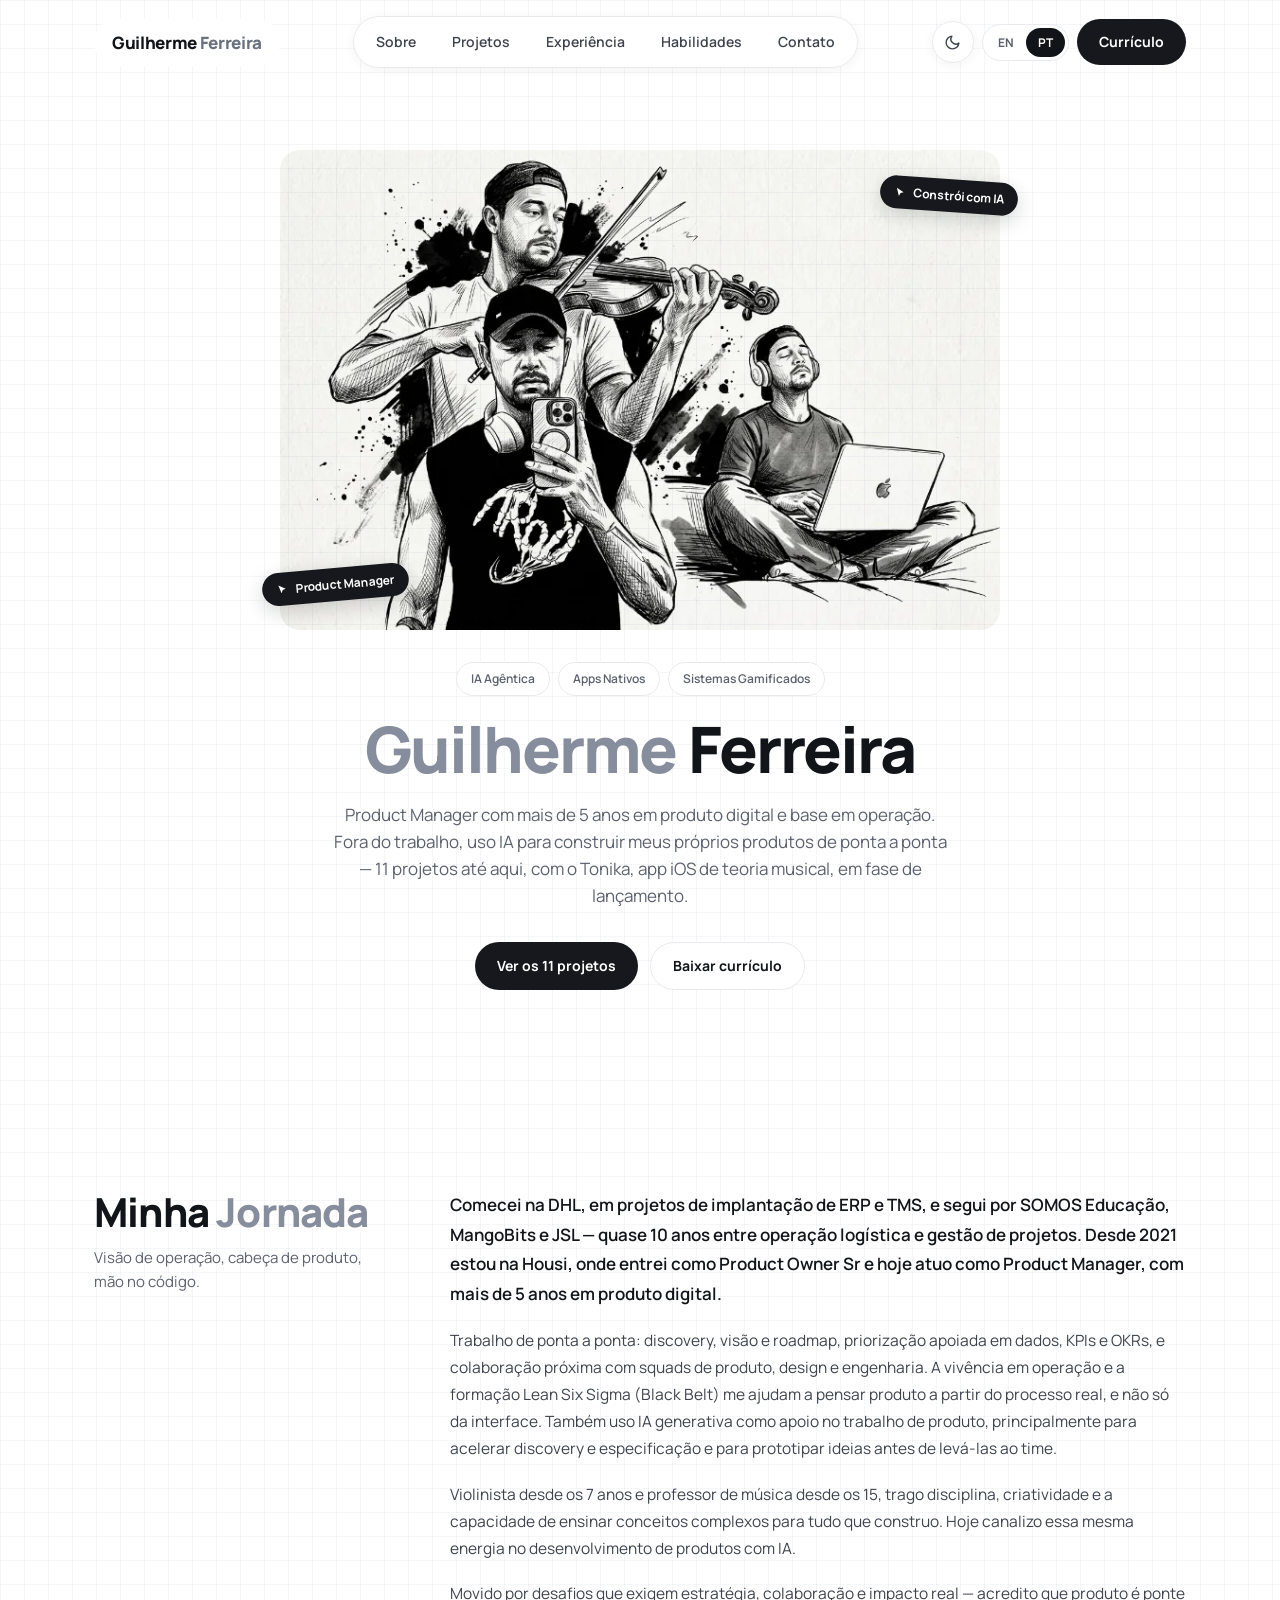
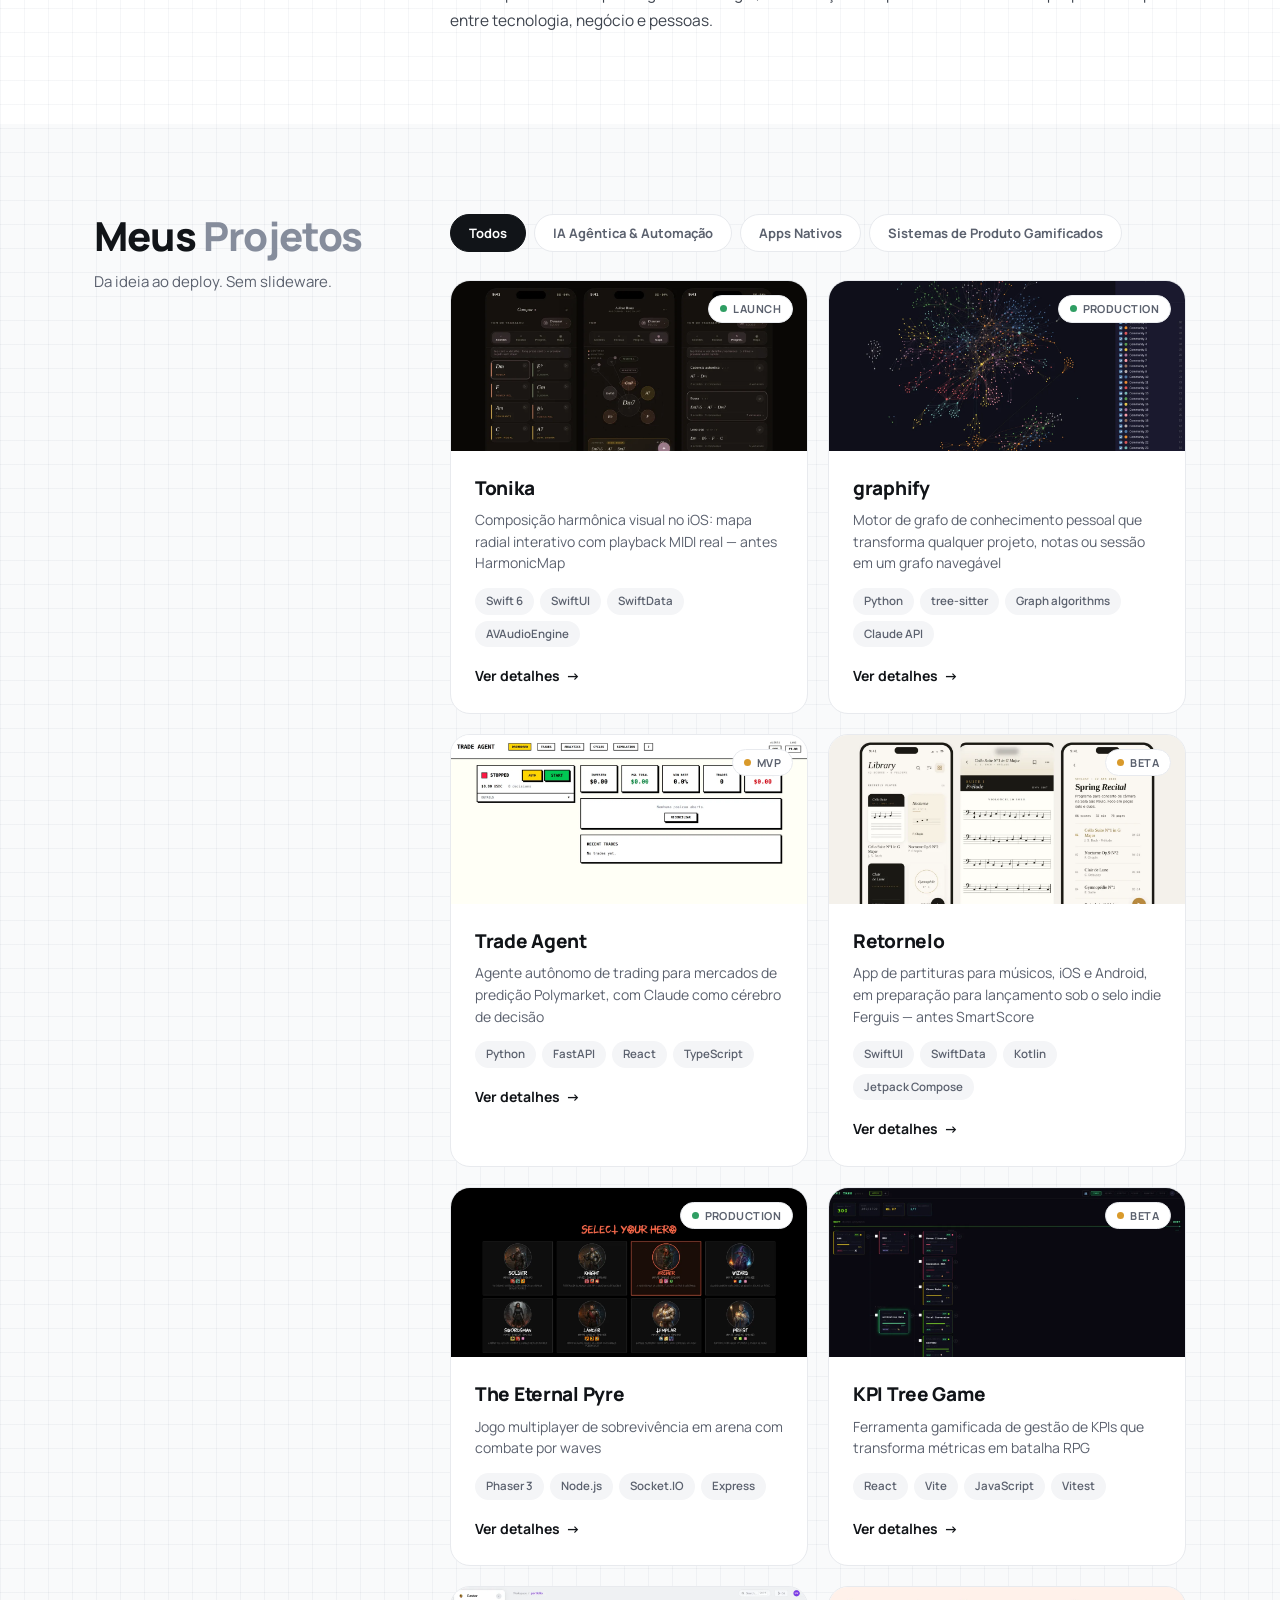
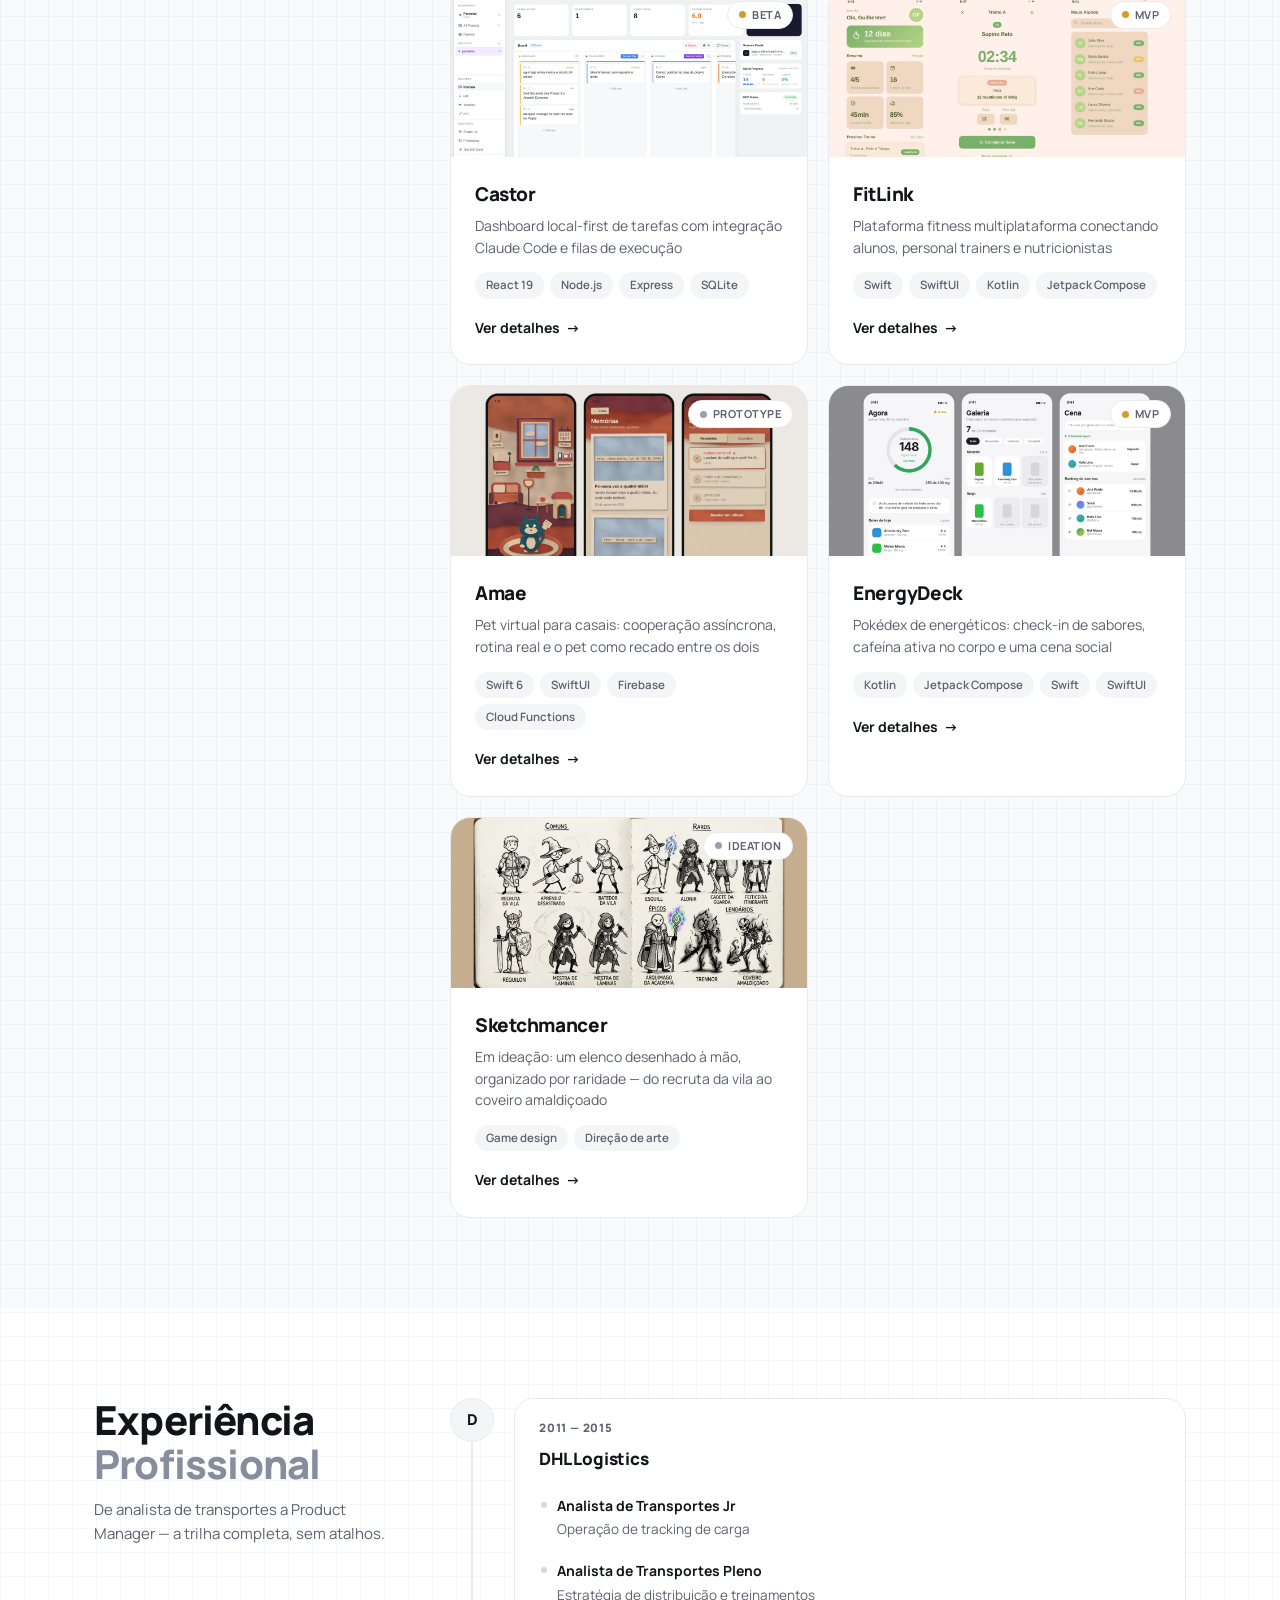
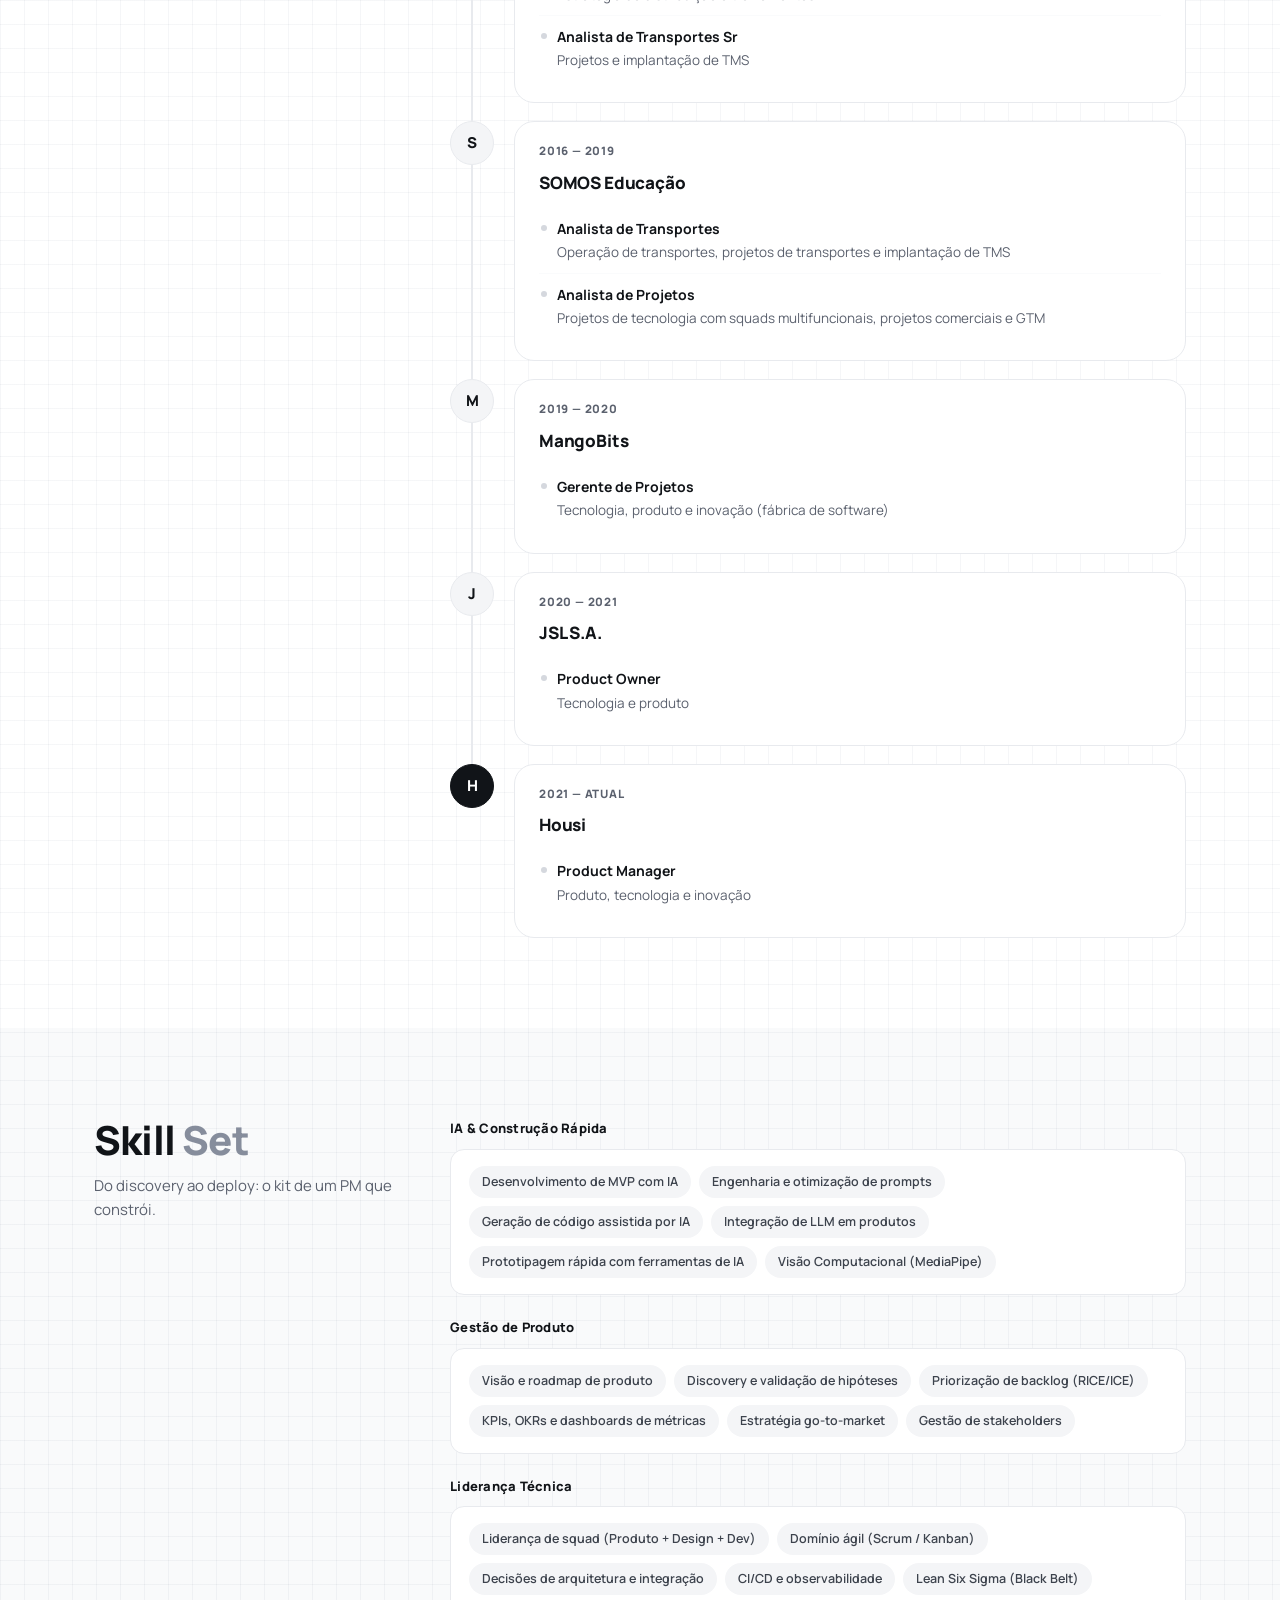
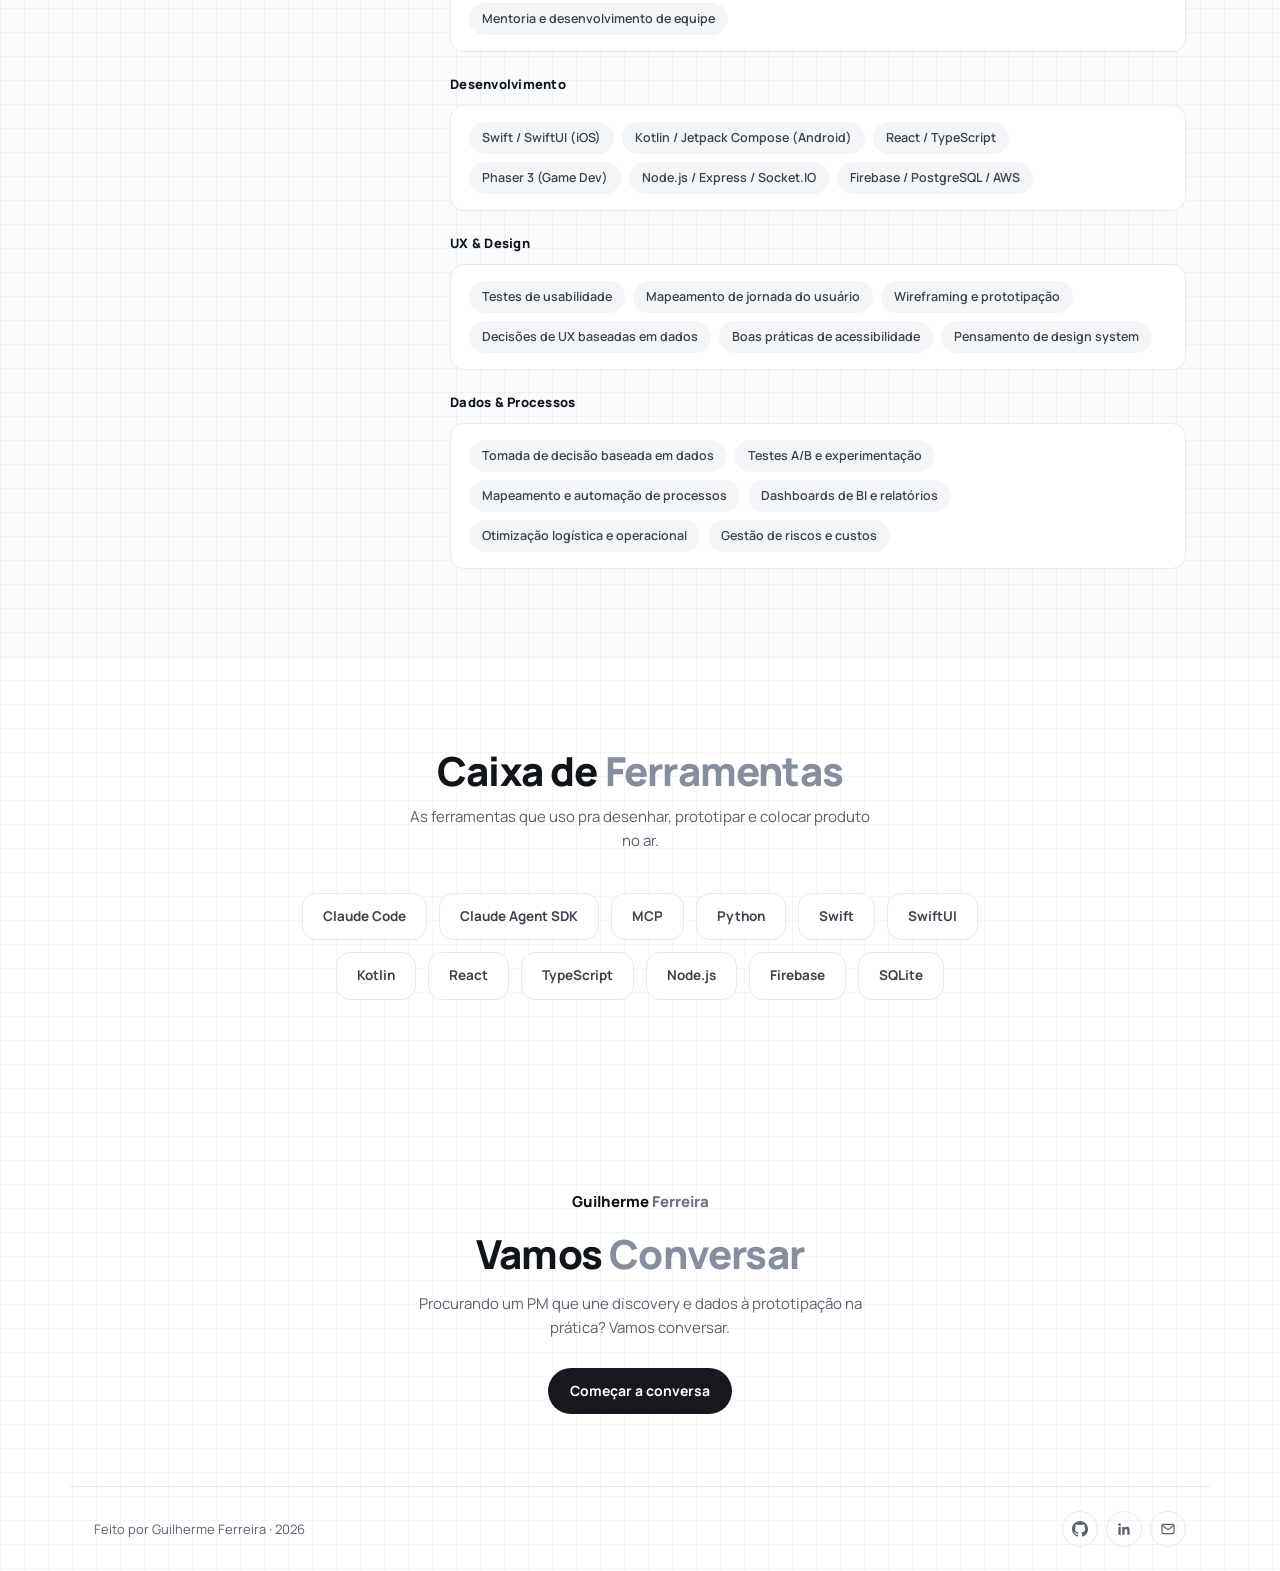
<file: index.html>
<!DOCTYPE html>
<html lang="pt-BR">
<head>
  <meta charset="UTF-8">
  <meta name="viewport" content="width=device-width, initial-scale=1.0">
  <title>Guilherme Ferreira — Product Manager</title>
  <meta name="description" content="Portfólio de Guilherme Ferreira, Product Manager com mais de 5 anos em produto digital. Projetos próprios construídos com IA: apps nativos, agentes e sistemas gamificados.">
  <meta name="author" content="Guilherme Ferreira">
  <meta name="theme-color" content="#ffffff">
  <link rel="canonical" href="https://gchapolin.github.io/portfolio/">
  <link rel="icon" type="image/svg+xml" href="assets/favicon.svg">

  <!-- Open Graph / LinkedIn / WhatsApp -->
  <meta property="og:type" content="website">
  <meta property="og:site_name" content="Guilherme Ferreira">
  <meta property="og:url" content="https://gchapolin.github.io/portfolio/">
  <meta property="og:title" content="Guilherme Ferreira — Product Manager que constrói">
  <meta property="og:description" content="Mais de 5 anos em produto digital e base em operação. 11 projetos próprios construídos de ponta a ponta com IA — apps nativos, agentes e sistemas gamificados.">
  <meta property="og:image" content="https://gchapolin.github.io/portfolio/assets/og-image.jpg">
  <meta property="og:image:type" content="image/jpeg">
  <meta property="og:image:width" content="1200">
  <meta property="og:image:height" content="630">
  <meta property="og:image:alt" content="Guilherme Ferreira — Product Manager. IA Agêntica, Apps Nativos, Sistemas Gamificados.">
  <meta property="og:locale" content="pt_BR">
  <meta property="og:locale:alternate" content="en_US">

  <!-- Twitter / X -->
  <meta name="twitter:card" content="summary_large_image">
  <meta name="twitter:title" content="Guilherme Ferreira — Product Manager que constrói">
  <meta name="twitter:description" content="Mais de 5 anos em produto digital e base em operação. 11 projetos próprios construídos de ponta a ponta com IA.">
  <meta name="twitter:image" content="https://gchapolin.github.io/portfolio/assets/og-image.jpg">
  <link rel="preconnect" href="https://fonts.googleapis.com">
  <link rel="preconnect" href="https://fonts.gstatic.com" crossorigin>
  <link href="https://fonts.googleapis.com/css2?family=Manrope:wght@400..800&display=swap" rel="stylesheet">
  <script>
    // define o tema antes da primeira pintura pra nao piscar branco
    (function () {
      var mode = 'light';
      try {
        var saved = localStorage.getItem('gf-theme');
        mode = saved || (window.matchMedia('(prefers-color-scheme: dark)').matches ? 'dark' : 'light');
      } catch (e) {}
      document.documentElement.setAttribute('data-theme', mode);
    })();
  </script>

  <style>
    /* ============================================================
       DIGITAL RESUME — clean/minimal, duotone headings, grid bg
       ============================================================ */
    :root {
      --ink: #111418;
      --ink-soft: #3d434d;
      --gray: #5b616e;
      --gray-light: #868d9c;
      --muted-strong: #6b727f;
      --border: #e8eaee;
      --chip-bg: #f4f5f7;
      --bg: #ffffff;
      --bg-alt: #fafbfc;
      --pill-dark: #16181d;
      --ok: #2f9e63;
      --warn: #d99a2b;
      --muted-dot: #9aa0ab;
      --surface: #ffffff;
      --border-strong: #d5d8de;
      --glass: rgba(255, 255, 255, 0.92);
      --glass-soft: rgba(255, 255, 255, 0.90);
      --glass-strong: rgba(255, 255, 255, 0.99);
      --on-pill: #ffffff;
      --pill-dark-hover: #2a2e36;
      --grid-size: 24px;
      --grid-line: rgba(31, 51, 92, 0.045);
      --section-wash: rgba(31, 51, 92, 0.022);
      --thumb-from: #f4f5f7;
      --thumb-to: #e8eaee;
      --thumb-letter: rgba(17, 20, 24, 0.07);
      --overlay: rgba(17, 20, 24, 0.45);
      --shadow-nav: 0 2px 12px rgba(17, 20, 24, 0.05);
      --shadow-card: 0 14px 40px rgba(17, 20, 24, 0.08);
      --shadow-pop: 0 16px 40px rgba(17, 20, 24, 0.12);
      --shadow-tag: 0 6px 20px rgba(17, 20, 24, 0.18);
      --radius: 14px;
      --radius-lg: 20px;
      --maxw: 1140px;
      --font: 'Manrope', ui-sans-serif, system-ui, -apple-system, BlinkMacSystemFont, "Segoe UI", Roboto, sans-serif;
    }

    :root[data-theme="dark"] {
      --ink: #eef1f5;
      --ink-soft: #c2c8d1;
      --gray: #8f96a2;
      --gray-light: #6b7382;
      --muted-strong: #7d8694;
      --border: #272b33;
      --border-strong: #3a3f49;
      --chip-bg: #1c2027;
      --bg: #0e1013;
      --bg-alt: #121418;
      --surface: #16191e;
      --pill-dark: #eef1f5;
      --pill-dark-hover: #ffffff;
      --on-pill: #0e1013;
      --glass: rgba(22, 25, 30, 0.92);
      --glass-soft: rgba(22, 25, 30, 0.90);
      --glass-strong: rgba(22, 25, 30, 0.99);
      --grid-line: rgba(255, 255, 255, 0.032);
      --section-wash: rgba(255, 255, 255, 0.022);
      --thumb-from: #1c2027;
      --thumb-to: #15181d;
      --thumb-letter: rgba(255, 255, 255, 0.06);
      --muted-dot: #6b727e;
      --ok: #47b97e;
      --warn: #e2ab4c;
      --overlay: rgba(0, 0, 0, 0.66);
      --shadow-nav: 0 2px 12px rgba(0, 0, 0, 0.5);
      --shadow-card: 0 14px 40px rgba(0, 0, 0, 0.45);
      --shadow-pop: 0 16px 40px rgba(0, 0, 0, 0.55);
      --shadow-tag: 0 6px 20px rgba(0, 0, 0, 0.5);
      color-scheme: dark;
    }

    * { margin: 0; padding: 0; box-sizing: border-box; }
    html { scroll-behavior: smooth; }
    section[id] { scroll-margin-top: 96px; }

    body {
      font-family: var(--font);
      transition: background-color 0.3s ease, color 0.3s ease;
      font-size: 16px;
      line-height: 1.6;
      color: var(--ink);
      background-color: var(--bg);
      background-image:
        linear-gradient(to right, var(--grid-line) 1px, transparent 1px),
        linear-gradient(to bottom, var(--grid-line) 1px, transparent 1px);
      background-size: var(--grid-size) var(--grid-size);
      -webkit-font-smoothing: antialiased;
    }
    img { max-width: 100%; display: block; }

    a, button { transition: color 0.2s ease, background-color 0.2s ease, border-color 0.2s ease, transform 0.2s ease, box-shadow 0.2s ease; }
    :focus-visible { outline: 2px solid var(--ink); outline-offset: 2px; }
    @media (prefers-reduced-motion: reduce) {
      *, *::before, *::after { animation: none !important; transition: none !important; }
      html { scroll-behavior: auto; }
    }

    .wrap { max-width: var(--maxw); margin: 0 auto; padding: 0 24px; }

    /* ---------- Entrada ao rolar ---------- */
    .reveal {
      opacity: 0;
      transform: translateY(16px);
      transition: opacity 0.6s cubic-bezier(0.22, 0.61, 0.36, 1),
                  transform 0.6s cubic-bezier(0.22, 0.61, 0.36, 1);
      transition-delay: var(--reveal-delay, 0ms);
    }
    .reveal.in { opacity: 1; transform: none; }
    @media (prefers-reduced-motion: reduce) {
      .reveal { opacity: 1; transform: none; }
    }

    /* ---------- Duotone headings ---------- */
    .h2 {
      font-size: 40px;
      font-weight: 800;
      line-height: 1.1;
      letter-spacing: -0.02em;
    }
    .h2 .a { color: var(--ink); }
    .h2 .b { color: var(--gray-light); }
    .section-sub {
      color: var(--gray);
      font-size: 15px;
      margin-top: 12px;
      max-width: 300px;
    }

    /* ---------- Floating pill nav ---------- */
    .nav {
      position: fixed;
      top: 16px;
      left: 0;
      right: 0;
      z-index: 50;
      pointer-events: none;
    }
    .nav__inner {
      max-width: var(--maxw);
      margin: 0 auto;
      padding: 0 24px;
      display: flex;
      align-items: center;
      justify-content: space-between;
      gap: 16px;
    }
    .nav__inner > * { pointer-events: auto; }
    .nav__logo {
      font-weight: 800;
      font-size: 17px;
      letter-spacing: -0.02em;
      color: var(--ink);
      text-decoration: none;
      background: var(--glass-soft);
      backdrop-filter: blur(8px);
      -webkit-backdrop-filter: blur(8px);
      border-radius: 999px;
      padding: 10px 18px;
    }
    .nav__logo span { color: var(--muted-strong); }
    .nav__links {
      display: flex;
      gap: 4px;
      background: var(--glass);
      backdrop-filter: blur(8px);
      -webkit-backdrop-filter: blur(8px);
      border: 1px solid var(--border);
      border-radius: 999px;
      padding: 6px;
      box-shadow: var(--shadow-nav);
    }
    .nav__links a {
      color: var(--ink-soft);
      font-size: 14px;
      font-weight: 600;
      text-decoration: none;
      padding: 8px 16px;
      border-radius: 999px;
    }
    .nav__links a:hover { color: var(--ink); }
    .nav__links a.active { background: var(--chip-bg); color: var(--ink); }
    .nav__panel a.active { background: var(--chip-bg); }
    .nav__actions { display: flex; align-items: center; gap: 8px; }

    .theme-toggle {
      width: 42px;
      height: 42px;
      flex: none;
      display: grid;
      place-items: center;
      padding: 0;
      color: var(--ink-soft);
      background: var(--glass);
      backdrop-filter: blur(8px);
      -webkit-backdrop-filter: blur(8px);
      border: 1px solid var(--border);
      border-radius: 999px;
      box-shadow: var(--shadow-nav);
      cursor: pointer;
    }
    .theme-toggle:hover { color: var(--ink); border-color: var(--border-strong); }
    .theme-toggle svg { width: 17px; height: 17px; }
    .theme-toggle__sun { display: none; }
    :root[data-theme="dark"] .theme-toggle__sun { display: block; }
    :root[data-theme="dark"] .theme-toggle__moon { display: none; }

    .nav__panel-foot {
      display: none;
      align-items: center;
      justify-content: space-between;
      gap: 10px;
      margin-top: 8px;
      padding: 10px 8px 2px;
      border-top: 1px solid var(--border);
    }
    .nav__panel-foot .theme-toggle { box-shadow: none; }

    /* Burger + painel mobile */
    .nav__burger {
      display: none;
      width: 42px;
      height: 42px;
      flex: none;
      place-items: center;
      align-content: center;
      padding: 0;
      background: var(--glass);
      backdrop-filter: blur(8px);
      -webkit-backdrop-filter: blur(8px);
      border: 1px solid var(--border);
      border-radius: 999px;
      box-shadow: var(--shadow-nav);
      cursor: pointer;
    }
    .nav__burger span {
      display: block;
      width: 16px;
      height: 2px;
      border-radius: 2px;
      background: var(--ink);
      transition: transform 0.25s ease, opacity 0.18s ease;
    }
    .nav__burger span + span { margin-top: 4px; }
    .nav__burger[aria-expanded="true"] span:nth-child(1) { transform: translateY(6px) rotate(45deg); }
    .nav__burger[aria-expanded="true"] span:nth-child(2) { opacity: 0; }
    .nav__burger[aria-expanded="true"] span:nth-child(3) { transform: translateY(-6px) rotate(-45deg); }

    .nav__panel {
      display: none;
      flex-direction: column;
      pointer-events: auto;
      width: calc(100% - 48px);
      max-width: 320px;
      margin: 10px 24px 0 auto;
      padding: 8px;
      background: var(--glass-strong);
      backdrop-filter: blur(16px);
      -webkit-backdrop-filter: blur(16px);
      border: 1px solid var(--border);
      border-radius: var(--radius-lg);
      box-shadow: var(--shadow-pop);
    }
    .nav__panel.open { display: flex; animation: panelIn 0.22s ease; }
    @keyframes panelIn {
      from { opacity: 0; transform: translateY(-8px); }
      to { opacity: 1; transform: none; }
    }
    .nav__panel a {
      color: var(--ink);
      font-size: 15px;
      font-weight: 700;
      text-decoration: none;
      padding: 12px 16px;
      border-radius: 12px;
    }
    .nav__panel a:hover, .nav__panel a:focus-visible { background: var(--chip-bg); }
    .nav__panel-cv {
      margin-top: 6px;
      text-align: center;
      background: var(--pill-dark);
      color: var(--on-pill) !important;
      border-radius: 999px !important;
    }
    .nav__panel-cv:hover { background: var(--pill-dark-hover) !important; }
    /* acima de 560px o pill "Curriculo" ja aparece na nav, entao some do painel */
    @media (min-width: 561px) { .nav__panel-cv { display: none; } }
    .lang-toggle {
      display: flex;
      background: var(--glass);
      border: 1px solid var(--border);
      border-radius: 999px;
      padding: 3px;
    }
    .lang-toggle button {
      font-family: var(--font);
      font-size: 12px;
      font-weight: 700;
      color: var(--gray);
      background: transparent;
      border: none;
      border-radius: 999px;
      padding: 6px 12px;
      cursor: pointer;
    }
    .lang-toggle button.active { background: var(--ink); color: var(--on-pill); }
    .btn-dark {
      display: inline-flex;
      align-items: center;
      gap: 8px;
      background: var(--pill-dark);
      color: var(--on-pill);
      font-size: 14px;
      font-weight: 700;
      border: none;
      border-radius: 999px;
      padding: 12px 22px;
      text-decoration: none;
      cursor: pointer;
    }
    .btn-dark:hover { background: var(--pill-dark-hover); }
    .btn-line {
      display: inline-flex;
      align-items: center;
      gap: 8px;
      background: var(--surface);
      color: var(--ink);
      font-size: 14px;
      font-weight: 700;
      border: 1px solid var(--border);
      border-radius: 999px;
      padding: 12px 22px;
      text-decoration: none;
      cursor: pointer;
    }
    .btn-line:hover { border-color: var(--ink); }

    /* ---------- Hero ---------- */
    .hero {
      position: relative;
      padding: 150px 24px 110px;
      text-align: center;
      overflow: hidden;
    }
    .hero > * { position: relative; }
    .hero__stage {
      position: relative;
      width: min(720px, 100%);
      margin: 0 auto 32px;
    }
    .hero__stage picture { display: block; }
    .hero__art {
      width: 100%;
      height: auto;
      border-radius: var(--radius-lg);
      /* o papel creme do desenho some no multiply e o quadriculado
         atravessa, como se tivesse sido desenhado na propria pagina */
      mix-blend-mode: multiply;
    }
    :root[data-theme="dark"] .hero__art {
      /* no escuro nao da pra inverter: a ilustracao tem rostos e o negativo
         deforma as feicoes. Fica como uma estampa clara apoiada na pagina,
         so um pouco abaixada pra nao estourar contra o fundo */
      mix-blend-mode: normal;
      filter: brightness(0.88) contrast(1.02);
      box-shadow: var(--shadow-card);
    }
    .cursor-tag {
      position: absolute;
      display: inline-flex;
      align-items: center;
      gap: 7px;
      background: var(--pill-dark);
      color: var(--on-pill);
      font-size: 12px;
      font-weight: 700;
      border-radius: 999px;
      padding: 7px 14px;
      white-space: nowrap;
      box-shadow: var(--shadow-tag);
    }
    .cursor-tag svg { width: 12px; height: 12px; flex: none; }
    .cursor-tag--l { left: -18px; bottom: 6%; transform: rotate(-5deg); }
    .cursor-tag--r { right: -18px; top: 6%; transform: rotate(4deg); }
    .hero__chips {
      display: flex;
      justify-content: center;
      gap: 8px;
      flex-wrap: wrap;
      margin-bottom: 20px;
    }
    .chip {
      display: inline-block;
      background: var(--surface);
      border: 1px solid var(--border);
      border-radius: 999px;
      color: var(--gray);
      font-size: 12px;
      font-weight: 600;
      padding: 6px 14px;
    }
    .hero__title {
      font-size: 64px;
      font-weight: 800;
      line-height: 1.02;
      letter-spacing: -0.03em;
      margin-bottom: 20px;
    }
    .hero__title .muted { color: var(--gray-light); }
    .hero__sub {
      max-width: 620px;
      margin: 0 auto 32px;
      color: var(--gray);
      font-size: 17px;
      line-height: 1.6;
    }
    .hero__ctas { display: flex; justify-content: center; gap: 12px; flex-wrap: wrap; }

    /* ---------- Section layout: heading left, content right ---------- */
    .section { padding: 90px 0; }
    .section--alt { background: var(--section-wash); }
    .split {
      display: grid;
      grid-template-columns: 300px 1fr;
      gap: 56px;
      align-items: start;
    }
    .split__head { position: sticky; top: 110px; }

    /* ---------- Journey ---------- */
    .journey p { color: var(--ink-soft); font-size: 15.5px; line-height: 1.75; margin-bottom: 18px; }
    .journey p:last-child { margin-bottom: 0; }
    .journey p:first-child { font-size: 17px; color: var(--ink); font-weight: 600; }

    /* ---------- Projects ---------- */
    .tabs {
      display: flex;
      gap: 8px;
      flex-wrap: wrap;
      margin-bottom: 28px;
    }
    .tabs button {
      font-family: var(--font);
      font-size: 13px;
      font-weight: 700;
      color: var(--gray);
      background: var(--surface);
      border: 1px solid var(--border);
      border-radius: 999px;
      padding: 9px 18px;
      cursor: pointer;
      white-space: nowrap;
    }
    .tabs button:hover { border-color: var(--ink); color: var(--ink); }
    .tabs button.active { background: var(--ink); border-color: var(--ink); color: var(--on-pill); }

    .cards {
      display: grid;
      grid-template-columns: 1fr 1fr;
      gap: 20px;
    }
    .card {
      background: var(--surface);
      border: 1px solid var(--border);
      border-radius: var(--radius-lg);
      overflow: hidden;
      cursor: pointer;
      transition: transform 0.2s ease, box-shadow 0.2s ease, border-color 0.2s ease;
    }
    .card:hover, .card:focus-visible {
      transform: translateY(-3px);
      border-color: var(--border-strong);
      box-shadow: var(--shadow-card);
      outline: none;
    }
    .card__thumb {
      position: relative;
      /* mesma proporcao das capas geradas (1260x600): assim a capa entra
         inteira em qualquer largura de card, sem corte lateral */
      aspect-ratio: 21 / 10;
      background: linear-gradient(135deg, var(--thumb-from) 0%, var(--thumb-to) 100%);
      display: grid;
      place-items: center;
      overflow: hidden;
    }
    /* capa real: screenshot do proprio projeto */
    /* posicionada em vez de item de grid: com place-items:center o
       height:100% resolvia contra o conteudo, nao contra os 168px do thumb,
       e a capa transbordava a moldura */
    .card__shot {
      position: absolute;
      inset: 0;
      width: 100%;
      height: 100%;
      object-fit: cover;
      /* a capa e montada com o conteudo que identifica o projeto no topo;
         ancorar no topo evita que a moldura do card corte justo nele */
      object-position: center top;
      transition: transform 0.5s cubic-bezier(0.22, 0.61, 0.36, 1);
    }
    .card:hover .card__shot { transform: scale(1.04); }

    /* sem capa: monograma sobre a textura do thumb */
    .card__thumb-letter {
      position: relative;
      transition: transform 0.35s cubic-bezier(0.22, 0.61, 0.36, 1);
      font-size: 84px;
      font-weight: 800;
      letter-spacing: -0.04em;
      color: var(--thumb-letter);
      user-select: none;
    }
    .card:hover .card__thumb-letter,
    .card:focus-visible .card__thumb-letter { transform: scale(1.07) translateY(-2px); }
    .card__status {
      position: absolute;
      top: 14px;
      right: 14px;
      display: inline-flex;
      align-items: center;
      gap: 6px;
      background: var(--surface);
      border: 1px solid var(--border);
      border-radius: 999px;
      font-size: 11px;
      font-weight: 700;
      letter-spacing: 0.04em;
      text-transform: uppercase;
      color: var(--gray);
      padding: 4px 11px;
    }
    .card__status::before {
      content: "";
      width: 7px;
      height: 7px;
      border-radius: 50%;
      background: var(--muted-dot);
    }
    .card__status--production::before { background: var(--ok); }
    .card__status--beta::before, .card__status--mvp::before { background: var(--warn); }
    .card__status--launch::before { background: var(--ok); }
    .card__body { padding: 22px 24px 24px; }
    .card__name { font-size: 19px; font-weight: 800; letter-spacing: -0.015em; margin-bottom: 6px; }
    .card__tagline { color: var(--gray); font-size: 14px; line-height: 1.55; margin-bottom: 14px; }
    .card__meta { display: flex; flex-wrap: wrap; gap: 6px; margin-bottom: 16px; }
    .card__meta span {
      font-size: 11.5px;
      font-weight: 600;
      color: var(--gray);
      background: var(--chip-bg);
      border-radius: 999px;
      padding: 4px 11px;
    }
    .card__link {
      font-size: 14px;
      font-weight: 700;
      color: var(--ink);
      text-decoration: none;
    }
    .card__link::after {
      content: "\2192";
      display: inline-block;
      margin-left: 6px;
      transition: transform 0.25s ease;
    }
    .card:hover .card__link::after,
    .card:focus-visible .card__link::after { transform: translateX(4px); }

    /* ---------- Linha do tempo (experiencia) ---------- */
    .timeline { position: relative; }
    .tl { position: relative; padding-left: 64px; padding-bottom: 18px; }
    .tl:last-child { padding-bottom: 0; }
    .tl::before {
      content: "";
      position: absolute;
      left: 21px;
      top: 10px;
      bottom: 0;
      width: 2px;
      background: var(--border);
    }
    .tl:last-child::before { display: none; }
    .tl__dot {
      position: absolute;
      left: 0;
      top: 0;
      z-index: 1;
      width: 44px;
      height: 44px;
      border-radius: 50%;
      border: 1px solid var(--border);
      background: var(--chip-bg);
      display: grid;
      place-items: center;
      font-size: 15px;
      font-weight: 800;
      color: var(--ink);
    }
    .tl--current .tl__dot {
      background: var(--ink);
      border-color: var(--ink);
      color: var(--on-pill);
    }
    .tl__card {
      background: var(--surface);
      border: 1px solid var(--border);
      border-radius: var(--radius-lg);
      padding: 20px 24px 22px;
    }
    .tl__period {
      font-size: 11.5px;
      font-weight: 800;
      letter-spacing: 0.07em;
      text-transform: uppercase;
      color: var(--gray);
      margin-bottom: 8px;
    }
    .tl__name { font-size: 17px; font-weight: 800; letter-spacing: -0.01em; }
    .tl__roles { list-style: none; margin-top: 12px; }
    .tl__role { position: relative; padding: 10px 0 10px 18px; }
    .tl__role + .tl__role { border-top: 1px solid var(--bg-alt); }
    /* marcador discreto: a progressao dentro da empresa se le de cima pra baixo */
    .tl__role::before {
      content: "";
      position: absolute;
      left: 2px;
      top: 17px;
      width: 6px;
      height: 6px;
      border-radius: 50%;
      background: var(--border-strong);
    }
    .tl__role-title { display: block; font-size: 14px; font-weight: 700; color: var(--ink); }
    .tl__role-area { display: block; font-size: 13.5px; line-height: 1.5; color: var(--gray); margin-top: 2px; }

    /* ---------- Skills ---------- */
    .skill-group { margin-bottom: 22px; }
    .skill-group:last-child { margin-bottom: 0; }
    .skill-group__label { font-size: 13px; font-weight: 800; letter-spacing: 0.02em; margin-bottom: 10px; }
    .skill-group__box {
      background: var(--surface);
      border: 1px solid var(--border);
      border-radius: var(--radius);
      padding: 16px 18px;
      display: flex;
      flex-wrap: wrap;
      gap: 8px;
    }
    .skill-group__box span {
      font-size: 12.5px;
      font-weight: 600;
      color: var(--ink-soft);
      background: var(--chip-bg);
      border-radius: 999px;
      padding: 6px 13px;
      cursor: default;
    }

    /* ---------- Toolbox ---------- */
    .toolbox { text-align: center; }
    .toolbox .h2 { margin-bottom: 12px; }
    .toolbox__sub { color: var(--gray); font-size: 15px; max-width: 460px; margin: 0 auto 40px; }
    .toolbox__grid {
      display: flex;
      flex-wrap: wrap;
      justify-content: center;
      gap: 12px;
      max-width: 760px;
      margin: 0 auto;
    }
    .tool {
      background: var(--surface);
      border: 1px solid var(--border);
      border-radius: var(--radius);
      padding: 12px 20px;
      font-size: 13.5px;
      font-weight: 700;
      color: var(--ink-soft);
      transition: transform 0.2s ease, border-color 0.2s ease;
    }
    .tool:hover { transform: translateY(-2px); border-color: var(--ink); }

    /* ---------- Connect / footer ---------- */
    .connect {
      text-align: center;
      padding: 100px 24px 0;
    }
    .connect__logo { font-weight: 800; font-size: 15px; margin-bottom: 18px; }
    .connect__logo span { color: var(--muted-strong); }
    .connect .h2 { margin-bottom: 16px; }
    .connect__sub { color: var(--gray); font-size: 15px; max-width: 480px; margin: 0 auto 28px; }
    .footer {
      max-width: var(--maxw);
      margin: 72px auto 0;
      padding: 24px;
      border-top: 1px solid var(--border);
      display: flex;
      align-items: center;
      justify-content: space-between;
      gap: 16px;
      flex-wrap: wrap;
    }
    .footer__legal { color: var(--gray); font-size: 13px; }
    .footer__social { display: flex; gap: 8px; }
    .footer__social a {
      width: 36px;
      height: 36px;
      display: grid;
      place-items: center;
      border: 1px solid var(--border);
      border-radius: 50%;
      color: var(--gray);
    }
    .footer__social a:hover { color: var(--ink); border-color: var(--ink); }
    .footer__social svg { width: 16px; height: 16px; }

    /* ---------- Modal ---------- */
    .modal-overlay {
      position: fixed;
      inset: 0;
      background: var(--overlay);
      backdrop-filter: blur(4px);
      -webkit-backdrop-filter: blur(4px);
      display: none;
      align-items: flex-start;
      justify-content: center;
      padding: 48px 16px;
      overflow-y: auto;
      z-index: 100;
    }
    .modal-overlay.open { display: flex; }
    .modal {
      background: var(--surface);
      border-radius: var(--radius-lg);
      max-width: 760px;
      width: 100%;
      padding: 40px;
    }
    .modal__close {
      background: transparent;
      border: none;
      font-family: var(--font);
      font-size: 14px;
      font-weight: 700;
      color: var(--gray);
      cursor: pointer;
      margin-bottom: 24px;
      padding: 0;
    }
    .modal__close:hover { color: var(--ink); }
    .modal__header { display: flex; align-items: center; gap: 12px; flex-wrap: wrap; margin-bottom: 8px; }
    .modal__name { font-size: 28px; font-weight: 800; letter-spacing: -0.02em; line-height: 1.1; }
    .modal__badge {
      display: inline-flex;
      align-items: center;
      gap: 6px;
      background: var(--surface);
      border: 1px solid var(--border);
      border-radius: 999px;
      font-size: 11px;
      font-weight: 700;
      letter-spacing: 0.04em;
      text-transform: uppercase;
      color: var(--gray);
      padding: 4px 11px;
    }
    .modal__badge--dark { background: var(--pill-dark); border-color: var(--pill-dark); color: var(--on-pill); }
    .modal__tagline { color: var(--gray); font-size: 15px; margin-bottom: 24px; line-height: 1.55; }
    .modal__section-title {
      font-size: 12px;
      font-weight: 800;
      letter-spacing: 0.08em;
      text-transform: uppercase;
      color: var(--gray-light);
      margin: 24px 0 12px;
    }
    .modal__desc { font-size: 14.5px; line-height: 1.7; color: var(--ink-soft); }
    .modal__tech { display: flex; flex-wrap: wrap; gap: 8px; }
    .modal__tech span {
      font-size: 12.5px;
      font-weight: 600;
      color: var(--ink-soft);
      background: var(--chip-bg);
      border-radius: 999px;
      padding: 5px 13px;
    }
    .modal__features { list-style: none; }
    .modal__features li {
      padding: 9px 0 9px 22px;
      position: relative;
      font-size: 14px;
      line-height: 1.55;
      color: var(--ink-soft);
      border-top: 1px solid var(--bg-alt);
    }
    .modal__features li:first-child { border-top: none; }
    .modal__features li::before {
      content: "";
      position: absolute;
      left: 3px;
      top: 16px;
      width: 7px;
      height: 7px;
      border-radius: 50%;
      background: var(--ink);
    }
    .modal__highlight {
      background: var(--bg-alt);
      border: 1px solid var(--border);
      border-radius: var(--radius);
      padding: 16px 18px;
      font-size: 13.5px;
      line-height: 1.65;
      color: var(--ink-soft);
    }
    /* grade que quebra linha, nao fita horizontal: a fita cortava a ultima
       tela no meio na borda do modal e parecia defeito, nao scroll */
    .modal__shots {
      display: grid;
      grid-template-columns: repeat(auto-fill, minmax(140px, 1fr));
      gap: 22px 16px;
    }
    /* telas de dashboard sao deitadas e precisam de coluna mais larga */
    .modal__shots--wide { grid-template-columns: repeat(auto-fill, minmax(280px, 1fr)); }
    .modal__shots figure { margin: 0; min-width: 0; }
    .modal__shots img {
      display: block;
      width: 100%;
      height: auto;
      border-radius: 10px;
      border: 1px solid var(--border);
      background: var(--thumb-from);
    }
    .modal__shots figcaption { font-size: 11px; color: var(--gray); margin-top: 8px; line-height: 1.4; }
    .modal__sub { border: 1px solid var(--border); border-radius: var(--radius); padding: 12px 16px; margin-bottom: 8px; }
    .modal__sub-head { display: flex; justify-content: space-between; gap: 8px; font-size: 14px; margin-bottom: 4px; }
    .modal__sub-head strong { font-weight: 800; }
    .modal__sub-head span { color: var(--gray); font-size: 12px; }
    .modal__sub p { font-size: 13.5px; color: var(--gray); line-height: 1.55; }
    .modal__links { display: flex; gap: 12px; margin-top: 28px; flex-wrap: wrap; }
    .modal__private { color: var(--gray); font-size: 13px; align-self: center; }

    /* ---------- Responsive ---------- */
    @media (max-width: 1080px) {
      .cursor-tag--l { left: -8px; }
      .cursor-tag--r { right: -8px; }
    }
    @media (max-width: 900px) {
      .nav__links { display: none; }
      .nav__burger { display: grid; }
      .hero { padding-top: 120px; }
      .hero__title { font-size: 42px; }
      .h2 { font-size: 32px; }
      .split { grid-template-columns: 1fr; gap: 32px; }
      .split__head { position: static; }
      .section-sub { max-width: none; }
      .cards { grid-template-columns: 1fr; }
      /* no mobile as tags ocupavam quase metade da largura do desenho
         e caiam por cima das figuras */
      .cursor-tag { font-size: 10.5px; padding: 5px 11px; gap: 5px; }
      .cursor-tag svg { width: 10px; height: 10px; }
      .cursor-tag--l { left: -4px; bottom: -10px; }
      .cursor-tag--r { right: -4px; top: -10px; }
    }
    @media (max-width: 560px) {
      .hero__title { font-size: 34px; }
      .footer { justify-content: center; text-align: center; }
      .nav__inner { gap: 8px; }
      .nav__logo { font-size: 15px; padding: 9px 14px; white-space: nowrap; }
      .tl { padding-left: 50px; }
      .tl::before { left: 17px; }
      .tl__dot { width: 36px; height: 36px; font-size: 13px; }
      .tl__card { padding: 18px 18px 20px; }
      .nav__cv,
      .nav__actions .lang-toggle,
      .nav__actions .theme-toggle { display: none; }
      .nav__panel-foot { display: flex; }
    }
  </style>
</head>
<body>

  <!-- Floating nav -->
  <nav class="nav" aria-label="Navegacao principal">
    <div class="nav__inner">
      <a href="#" class="nav__logo">Guilherme <span>Ferreira</span></a>
      <div class="nav__links">
        <a href="#journey" data-ui="navAbout"></a>
        <a href="#projects" data-ui="navProjects"></a>
        <a href="#work" data-ui="navExperience"></a>
        <a href="#skills" data-ui="navSkills"></a>
        <a href="#connect" data-ui="navContact"></a>
      </div>
      <div class="nav__actions">
        <button class="theme-toggle" type="button" aria-pressed="false" data-ui-label="themeToggle"><svg class="theme-toggle__sun" viewBox="0 0 24 24" fill="none" stroke="currentColor" stroke-width="2" stroke-linecap="round" aria-hidden="true"><circle cx="12" cy="12" r="4"/><path d="M12 2v2M12 20v2M4.9 4.9l1.4 1.4M17.7 17.7l1.4 1.4M2 12h2M20 12h2M4.9 19.1l1.4-1.4M17.7 6.3l1.4-1.4"/></svg><svg class="theme-toggle__moon" viewBox="0 0 24 24" fill="none" stroke="currentColor" stroke-width="2" stroke-linecap="round" stroke-linejoin="round" aria-hidden="true"><path d="M21 12.8A9 9 0 1111.2 3a7 7 0 009.8 9.8z"/></svg></button>
        <div class="lang-toggle">
          <button data-lang="en">EN</button>
          <button data-lang="pt" class="active">PT</button>
        </div>
        <a href="Guilherme Ferreira.pdf" download class="btn-dark nav__cv" data-ui="navDownload"></a>
        <button class="nav__burger" id="nav-burger" type="button" data-ui-label="menuToggle" aria-expanded="false" aria-controls="nav-panel">
          <span></span><span></span><span></span>
        </button>
      </div>
    </div>
    <div class="nav__panel" id="nav-panel">
      <a href="#journey" data-ui="navAbout"></a>
      <a href="#projects" data-ui="navProjects"></a>
      <a href="#work" data-ui="navExperience"></a>
      <a href="#skills" data-ui="navSkills"></a>
      <a href="#connect" data-ui="navContact"></a>
      <a href="Guilherme Ferreira.pdf" download class="nav__panel-cv" data-ui="navDownload"></a>
      <div class="nav__panel-foot">
        <div class="lang-toggle">
          <button data-lang="en">EN</button>
          <button data-lang="pt" class="active">PT</button>
        </div>
        <button class="theme-toggle" type="button" aria-pressed="false" data-ui-label="themeToggle"><svg class="theme-toggle__sun" viewBox="0 0 24 24" fill="none" stroke="currentColor" stroke-width="2" stroke-linecap="round" aria-hidden="true"><circle cx="12" cy="12" r="4"/><path d="M12 2v2M12 20v2M4.9 4.9l1.4 1.4M17.7 17.7l1.4 1.4M2 12h2M20 12h2M4.9 19.1l1.4-1.4M17.7 6.3l1.4-1.4"/></svg><svg class="theme-toggle__moon" viewBox="0 0 24 24" fill="none" stroke="currentColor" stroke-width="2" stroke-linecap="round" stroke-linejoin="round" aria-hidden="true"><path d="M21 12.8A9 9 0 1111.2 3a7 7 0 009.8 9.8z"/></svg></button>
      </div>
    </div>
  </nav>

  <!-- Hero -->
  <header class="hero">
    <div class="hero__stage">
      <picture>
        <source type="image/webp"
                srcset="assets/guilherme-ilustracao-760.webp 760w, assets/guilherme-ilustracao.webp 1264w"
                sizes="(max-width: 768px) calc(100vw - 48px), 720px">
        <img class="hero__art" src="assets/guilherme-ilustracao.jpg" width="1264" height="843" data-ui-alt="heroArtAlt" alt="">
      </picture>
      <span class="cursor-tag cursor-tag--l">
        <svg viewBox="0 0 24 24" fill="currentColor" aria-hidden="true"><path d="M5 3l14 8-6 2-3 6z"/></svg>
        <span data-ui="heroBadgeLeft"></span>
      </span>
      <span class="cursor-tag cursor-tag--r">
        <svg viewBox="0 0 24 24" fill="currentColor" aria-hidden="true"><path d="M5 3l14 8-6 2-3 6z"/></svg>
        <span data-ui="heroBadgeRight"></span>
      </span>
    </div>
    <div class="hero__chips">
      <span class="chip" data-ui="heroChip1"></span>
      <span class="chip" data-ui="heroChip2"></span>
      <span class="chip" data-ui="heroChip3"></span>
    </div>
    <h1 class="hero__title"><span class="muted">Guilherme</span> Ferreira</h1>
    <p class="hero__sub" data-ui="heroSub"></p>
    <div class="hero__ctas">
      <a href="#projects" class="btn-dark" data-ui="heroCtaPrimary"></a>
      <a href="Guilherme Ferreira.pdf" download class="btn-line" data-ui="heroCtaGhost"></a>
    </div>
  </header>

  <main>
    <!-- Journey -->
    <section id="journey" class="section">
      <div class="wrap split">
        <div class="split__head">
          <h2 class="h2"><span class="a" data-ui="journeyA"></span> <span class="b" data-ui="journeyB"></span></h2>
          <p class="section-sub" data-ui="journeySub"></p>
        </div>
        <div class="journey" id="journey-text"></div>
      </div>
    </section>

    <!-- Projects -->
    <section id="projects" class="section section--alt">
      <div class="wrap split">
        <div class="split__head">
          <h2 class="h2"><span class="a" data-ui="projectsA"></span> <span class="b" data-ui="projectsB"></span></h2>
          <p class="section-sub" data-ui="projectsSub"></p>
        </div>
        <div>
          <div class="tabs" id="theme-tabs" role="tablist"></div>
          <div class="cards" id="projects-grid"></div>
        </div>
      </div>
    </section>

    <!-- Work history -->
    <section id="work" class="section">
      <div class="wrap split">
        <div class="split__head">
          <h2 class="h2"><span class="a" data-ui="workA"></span> <span class="b" data-ui="workB"></span></h2>
          <p class="section-sub" data-ui="workSub"></p>
        </div>
        <div class="timeline" id="work-list"></div>
      </div>
    </section>

    <!-- Skill set -->
    <section id="skills" class="section section--alt">
      <div class="wrap split">
        <div class="split__head">
          <h2 class="h2"><span class="a">Skill</span> <span class="b">Set</span></h2>
          <p class="section-sub" data-ui="skillSub"></p>
        </div>
        <div id="skills-list"></div>
      </div>
    </section>

    <!-- Toolbox -->
    <section id="toolbox" class="section toolbox">
      <div class="wrap">
        <h2 class="h2"><span class="a" data-ui="toolboxA"></span> <span class="b" data-ui="toolboxB"></span></h2>
        <p class="toolbox__sub" data-ui="toolboxSub"></p>
        <div class="toolbox__grid" id="toolbox-grid"></div>
      </div>
    </section>

    <!-- Connect -->
    <section id="connect" class="connect">
      <div class="connect__logo">Guilherme <span>Ferreira</span></div>
      <h2 class="h2"><span class="a" data-ui="connectA"></span> <span class="b" data-ui="connectB"></span></h2>
      <p class="connect__sub" data-ui="connectSub"></p>
      <a href="mailto:guilherme.s.ferreira@outlook.com" class="btn-dark" data-ui="contactCta"></a>
      <div class="footer">
        <p class="footer__legal" data-ui="footerLegal"></p>
        <div class="footer__social">
          <a href="https://github.com/Gchapolin" target="_blank" rel="noopener noreferrer" aria-label="GitHub">
            <svg viewBox="0 0 16 16" fill="currentColor" aria-hidden="true"><path d="M8 0C3.58 0 0 3.58 0 8c0 3.54 2.29 6.53 5.47 7.59.4.07.55-.17.55-.38 0-.19-.01-.82-.01-1.49-2.01.37-2.53-.49-2.69-.94-.09-.23-.48-.94-.82-1.13-.28-.15-.68-.52-.01-.53.63-.01 1.08.58 1.23.82.72 1.21 1.87.87 2.33.66.07-.52.28-.87.51-1.07-1.78-.2-3.64-.89-3.64-3.95 0-.87.31-1.59.82-2.15-.08-.2-.36-1.02.08-2.12 0 0 .67-.21 2.2.82.64-.18 1.32-.27 2-.27.68 0 1.36.09 2 .27 1.53-1.04 2.2-.82 2.2-.82.44 1.1.16 1.92.08 2.12.51.56.82 1.27.82 2.15 0 3.07-1.87 3.75-3.65 3.95.29.25.54.73.54 1.48 0 1.07-.01 1.93-.01 2.2 0 .21.15.46.55.38A8.013 8.013 0 0016 8c0-4.42-3.58-8-8-8z"/></svg>
          </a>
          <a href="https://www.linkedin.com/in/guiferreira91" target="_blank" rel="noopener noreferrer" aria-label="LinkedIn">
            <svg viewBox="0 0 24 24" fill="currentColor" aria-hidden="true"><path d="M20.447 20.452h-3.554v-5.569c0-1.328-.027-3.037-1.852-3.037-1.853 0-2.136 1.445-2.136 2.939v5.667H9.351V9h3.414v1.561h.046c.477-.9 1.637-1.85 3.37-1.85 3.601 0 4.267 2.37 4.267 5.455v6.286zM5.337 7.433a2.062 2.062 0 11.001-4.124 2.062 2.062 0 01-.001 4.124zM7.114 20.452H3.558V9h3.556v11.452z"/></svg>
          </a>
          <a href="mailto:guilherme.s.ferreira@outlook.com" aria-label="Email">
            <svg viewBox="0 0 24 24" fill="none" stroke="currentColor" stroke-width="1.8" stroke-linecap="round" stroke-linejoin="round" aria-hidden="true"><rect x="3" y="5" width="18" height="14" rx="2"/><path d="M4 7l8 6 8-6"/></svg>
          </a>
        </div>
      </div>
    </section>
  </main>

  <!-- Modal -->
  <div class="modal-overlay" id="modal-overlay">
    <div class="modal" role="dialog" aria-modal="true" aria-labelledby="modal-name">
      <button class="modal__close" id="modal-close"></button>
      <div id="modal-content"></div>
    </div>
  </div>

  <script>
  (function () {
    'use strict';

    var currentLang = 'pt';

    // ============================
    // THEMES
    // ============================
    var themes = [
      { id: 'all', label: { en: 'All', pt: 'Todos' } },
      { id: 't-agentic', label: { en: 'Agentic AI & Automation', pt: 'IA Agêntica & Automação' } },
      { id: 't-apps', label: { en: 'Native Apps', pt: 'Apps Nativos' } },
      { id: 't-gamified', label: { en: 'Gamified Product Systems', pt: 'Sistemas de Produto Gamificados' } }
    ];

    // ============================
    // PROJECTS
    // ============================
    var projects = [
      {
        id: 'harmonicmap', name: 'Tonika', theme: 't-apps', status: 'Launch',
        tagline: {
          en: 'Visual harmonic composition on iOS: interactive radial map with real MIDI playback — formerly HarmonicMap',
          pt: 'Composição harmônica visual no iOS: mapa radial interativo com playback MIDI real — antes HarmonicMap'
        },
        description: {
          en: 'Tonika (formerly HarmonicMap) is an iOS app for visual harmonic composition: the tonic at the center of a radial map, the harmonic field in the first ring, secondary dominants in the second. Swift 6 with complete strict concurrency, SwiftUI, SwiftData and AVAudioEngine with a MIDI sampler. 1,119 green tests, 179 issues managed on its own Jira board, 26 genre styles with real playback and a chord-name vs solfege toggle aimed at the Brazilian market. Now in its launch phase, with a native Android port under way.',
          pt: 'Tonika (ex-HarmonicMap) é um app iOS de composição harmônica visual: a tônica no centro de um mapa radial, o campo harmônico no primeiro anel, dominantes secundárias no segundo. Swift 6 com strict concurrency completa, SwiftUI, SwiftData e AVAudioEngine com sampler MIDI. 1.119 testes verdes, 179 issues geridas em board Jira próprio, 26 estilos de gênero com playback real e toggle cifra/solfejo pensado pro mercado brasileiro. Em fase de lançamento, com port Android nativo em andamento.'
        },
        tech: ['Swift 6', 'SwiftUI', 'SwiftData', 'AVAudioEngine', 'MIDI', 'XcodeGen'],
        features: {
          en: [
            'Radial map: tonic at the center, harmonic field and secondary dominants in rings',
            '"Journey" progression builder with a Variation Assistant suggesting substitutions (m7, dim, sus4)',
            '26 genre styles with real playback and MIDI sampler audio',
            'Chord-name (C, Dm, G7) vs solfege (Do, Re, Sol7) toggle — rare in the genre, built for BR/LATAM',
            '1,119 green tests under Swift 6 complete strict concurrency',
            'Privacy-friendly analytics (TelemetryDeck) and hardened Privacy Manifest',
            'Launch managed across 179 issues on a dedicated Jira board',
            'Native Android port under way with an Oboe audio bridge'
          ],
          pt: [
            'Mapa radial: tônica no centro, campo harmônico e dominantes secundárias em anéis',
            'Construtor de "Jornada" com Variation Assistant sugerindo substituições (m7, dim, sus4)',
            '26 estilos de gênero com playback real e áudio via sampler MIDI',
            'Toggle cifra (C, Dm, G7) vs solfejo (Dó, Ré, Sol7) — raro na categoria, feito pro BR/LATAM',
            '1.119 testes verdes com Swift 6 strict concurrency completa',
            'Analytics privacy-friendly (TelemetryDeck) e Privacy Manifest endurecido',
            'Launch gerido em 179 issues num board Jira dedicado',
            'Port Android nativo em andamento com bridge de áudio Oboe'
          ]
        },
        github: 'https://github.com/Gchapolin/harmonicmapapp',
        screenshots: [
          { src: 'assets/screens/tonika/01-home.webp', caption: { en: 'Home — what you were composing, the library and the entry point for a new piece', pt: 'Home — o que você estava compondo, a biblioteca e a porta de entrada pra uma peça nova' } },
          { src: 'assets/screens/tonika/02-nova-composicao.webp', caption: { en: 'New composition, step 1 — name and intent come before any music theory', pt: 'Nova composição, passo 1 — nome e intenção vêm antes de qualquer teoria' } },
          { src: 'assets/screens/tonika/03-tom.webp', caption: { en: 'New composition, step 2 — the key picked on the circle of fifths', pt: 'Nova composição, passo 2 — o tom escolhido no círculo das quintas' } },
          { src: 'assets/screens/tonika/04-acordes.webp', caption: { en: 'Chords — the harmonic field of the working key, each degree with its tonal function', pt: 'Acordes — o campo harmônico do tom de trabalho, cada grau com a sua função tonal' } },
          { src: 'assets/screens/tonika/05-detalhe-acorde.webp', caption: { en: 'Chord detail — notes, intervals, function in the key and suggested voicings', pt: 'Detalhe do acorde — notas, intervalos, função no tom e voicings sugeridos' } },
          { src: 'assets/screens/tonika/06-progressoes.webp', caption: { en: 'Progressions — cadences and loops, each with its variation count', pt: 'Progressões — cadências e loops, cada um com a contagem de variações' } },
          { src: 'assets/screens/tonika/07-progressao.webp', caption: { en: 'Progression open — the chords in sequence and the variations built from them', pt: 'Progressão aberta — os acordes em sequência e as variações construídas a partir deles' } },
          { src: 'assets/screens/tonika/08-mapa.webp', caption: { en: 'Map — the composition as a path: the current chord at the center, where it can go around it', pt: 'Mapa — a composição como caminho: o acorde atual no centro, pra onde ele pode ir em volta' } }
        ],
        highlight: {
          en: '1,119 green tests under Swift 6 strict concurrency, 26 genre styles with real playback, and a chord-name vs solfege toggle rare in the category — with documented trade-off decisions, like refusing a risky SwiftData schema migration before launch',
          pt: '1.119 testes verdes com Swift 6 strict concurrency, 26 estilos de gênero com playback real e toggle cifra/solfejo raro na categoria — com decisões de trade-off documentadas, como recusar uma migração de schema arriscada antes do launch'
        }
      },
      {
        id: 'graphify', name: 'graphify', theme: 't-agentic', status: 'Production',
        tagline: {
          en: 'Personal knowledge-graph engine that turns any project, notes, or session into a navigable graph',
          pt: 'Motor de grafo de conhecimento pessoal que transforma qualquer projeto, notas ou sessão em um grafo navegável'
        },
        description: {
          en: 'A self-built system that ingests code, documents, and conversation history and extracts entities, relationships, and communities into a knowledge graph — with god-node analysis, cross-file relationship detection, and Obsidian-compatible exports. It is the first thing I open before touching any project of my own.',
          pt: 'Sistema construído do zero que processa código, documentos e histórico de conversas e extrai entidades, relações e comunidades em um grafo de conhecimento — com análise de "god nodes", detecção de relações entre arquivos e exportação compatível com Obsidian. É a primeira coisa que eu abro antes de mexer em qualquer projeto meu.'
        },
        tech: ['Python', 'tree-sitter', 'Graph algorithms', 'Claude API', 'Obsidian'],
        features: {
          en: [
            'Extracts entities and relationships from code, docs, and session history',
            'Community detection and "god node" analysis to surface core abstractions',
            'Cross-project context lookup, consulted before any codebase question',
            'Obsidian-compatible vault export for human-readable navigation'
          ],
          pt: [
            'Extrai entidades e relações de código, documentos e histórico de sessões',
            'Detecção de comunidades e análise de "god nodes" pra revelar as abstrações centrais',
            'Consulta de contexto entre projetos, usada antes de qualquer pergunta sobre um código',
            'Exportação de vault compatível com Obsidian pra navegação legível por humanos'
          ]
        },
        github: null,
        shotsWide: true,
        screenshots: [
          { src: 'assets/screens/graphify/01-grafo.webp', caption: { en: 'Generated graph — 966 nodes, 1,864 edges and 74 communities extracted from one of my own repos', pt: 'Grafo gerado — 966 nós, 1.864 arestas e 74 comunidades extraídos de um repositório meu' } }
        ],
        highlight: {
          en: 'The redesign of this site started by reading the report graphify generated about the previous version of this codebase — 156 nodes, 262 edges, 11 communities — before a single new line was written.',
          pt: 'O redesign deste site começou lendo o relatório que o graphify gerou sobre a versão anterior deste código — 156 nós, 262 arestas, 11 comunidades — antes de qualquer linha nova.'
        }
      },
      {
        id: 'tradeagent', name: 'Trade Agent', theme: 't-agentic', status: 'MVP',
        tagline: {
          en: 'Autonomous trading agent for Polymarket prediction markets, with Claude as the decision brain',
          pt: 'Agente autônomo de trading para mercados de predição Polymarket, com Claude como cérebro de decisão'
        },
        description: {
          en: 'An autonomous agent that analyzes Polymarket prediction markets and operates on the Polygon blockchain. The decision brain is Claude, invoked via CLI (migrated from the Gemini API): it compares market price against estimated probability and emits structured BUY_YES, BUY_NO or SKIP decisions. Abstract executor with live and simulated modes (isolated database per simulation), take-profit and stop-loss decided by the agent itself, and a React dashboard with P&L, win rate and drawdown. Currently runs in dry-run, with a safety checklist gating real trading.',
          pt: 'Agente autônomo que analisa mercados de predição da Polymarket e opera na blockchain Polygon. O cérebro de decisão é o Claude, invocado via CLI (migrado da API do Gemini): compara preço de mercado com probabilidade estimada e emite decisões estruturadas BUY_YES, BUY_NO ou SKIP. Executor abstrato com modo live e simulado (banco isolado por simulação), take-profit e stop-loss decididos pelo próprio agente e dashboard React com P&L, win rate e drawdown. Hoje roda em dry-run, com checklist de segurança antes do trading real.'
        },
        tech: ['Python', 'FastAPI', 'React', 'TypeScript', 'Claude CLI', 'Polygon'],
        features: {
          en: [
            'Claude as the decision brain via subprocess — migrated from Gemini',
            'Structured BUY_YES / BUY_NO / SKIP decisions persisted in SQLite',
            'On-chain execution via Polygon/CLOB with fill-or-kill orders',
            'Agent-decided auto-sell: 30% take-profit, 10% stop-loss',
            'Concurrent simulations with an isolated database each',
            'FastAPI service with 12 endpoints (agent lifecycle, trades, metrics) + React dashboard; dry-run active'
          ],
          pt: [
            'Claude como cérebro de decisão via subprocess — migrado de Gemini',
            'Decisões estruturadas BUY_YES / BUY_NO / SKIP gravadas em SQLite',
            'Execução on-chain via Polygon/CLOB com ordens fill-or-kill',
            'Auto-sell decidido pelo agente: take-profit 30%, stop-loss 10%',
            'Simulações simultâneas com banco isolado por simulação',
            'Serviço FastAPI com 12 endpoints (ciclo de vida do agente, trades, métricas) + dashboard React; dry-run ativo'
          ]
        },
        github: null,
        shotsWide: true,
        screenshots: [
          { src: 'assets/screens/tradeagent/01-painel.webp', caption: { en: 'Dashboard — agent state, invested amount, P&L, win rate and drawdown', pt: 'Painel — estado do agente, valor investido, P&L, taxa de acerto e drawdown' } },
          { src: 'assets/screens/tradeagent/02-operacoes.webp', caption: { en: 'Trades — every decision with entry, exit, size, confidence and result', pt: 'Operações — cada decisão com entrada, saída, tamanho, confiança e resultado' } },
          { src: 'assets/screens/tradeagent/03-analise.webp', caption: { en: 'Analytics — P&L over time, breakdown by market, confidence vs outcome and drawdown', pt: 'Análise — P&L no tempo, quebra por mercado, confiança versus resultado e drawdown' } },
          { src: 'assets/screens/tradeagent/04-como-funciona.webp', caption: { en: 'How it works — the in-app guide to prediction markets and to the agent itself', pt: 'Como funciona — o guia dentro do app sobre mercados de predição e sobre o próprio agente' } }
        ],
        highlight: {
          en: 'An abstract executor that swaps between live and simulated, with Claude deciding buys and sells every 15-minute cycle — risk held down by dry-run mode and a checklist before the first real trade',
          pt: 'Executor abstrato que alterna entre live e simulado, com o Claude decidindo compra e venda a cada ciclo de 15 minutos — o risco preso no dry-run e num checklist antes da primeira trade real'
        }
      },
      {
        id: 'retornelo', name: 'Retornelo', theme: 't-apps', status: 'Beta', brand: 'Ferguis',
        tagline: {
          en: 'Score app for musicians on iOS and Android, being prepared for release under the Ferguis indie label — formerly SmartScore',
          pt: 'App de partituras para músicos, iOS e Android, em preparação para lançamento sob o selo indie Ferguis — antes SmartScore'
        },
        description: {
          en: 'Retornelo (internal codename SmartScore) is a tablet-first score reader and organizer, being prepared for release under Ferguis, my own indie label. iOS and Android with mirrored parity: SwiftUI + SwiftData on one side, Jetpack Compose + Hilt + Room on the other. Score library with folders and tags, page-based viewer, a custom annotation canvas (Douglas-Peucker simplification and eraser hit-testing, no PencilKit) and setlists. Cross-platform ZIP backup/restore with a versioned schema, full store identity (br.com.ferguis.retornelo), fastlane metadata in pt-BR and en-US, and its own public site.',
          pt: 'Retornelo (codinome interno SmartScore) é um leitor e organizador de partituras tablet-first, em preparação para lançamento sob o Ferguis, meu selo indie. iOS e Android com paridade espelhada: SwiftUI + SwiftData de um lado, Jetpack Compose + Hilt + Room do outro. Biblioteca com pastas e tags, visualizador por páginas, canvas de anotação autoral (simplificação Douglas-Peucker e eraser hit-test, sem PencilKit) e setlists. Backup/restore cross-platform em ZIP com schema versionado, identidade de loja completa (br.com.ferguis.retornelo), metadados fastlane em pt-BR e en-US e site público próprio.'
        },
        tech: ['SwiftUI', 'SwiftData', 'Kotlin', 'Jetpack Compose', 'Room', 'Fastlane'],
        features: {
          en: [
            'Score library with folders, tags and custom setlists',
            'Tablet-first viewer with page navigation and zoom',
            'Custom annotation canvas: Douglas-Peucker + eraser hit-test, no PencilKit',
            '249 unit tests + 11 UI tests on the iOS target',
            'Cross-platform ZIP backup/restore with versioned schema',
            'Full Retornelo/Ferguis identity: bundle, keystore, store metadata and live site'
          ],
          pt: [
            'Biblioteca de partituras com pastas, tags e setlists',
            'Visualizador tablet-first com navegação por páginas e zoom',
            'Canvas de anotação autoral: Douglas-Peucker + eraser hit-test, sem PencilKit',
            '249 testes unitários + 11 de UI no target iOS',
            'Backup/restore cross-platform em ZIP com schema versionado',
            'Identidade Retornelo/Ferguis completa: bundle, keystore, metadados de loja e site no ar'
          ]
        },
        github: null,
        screenshots: [
          { src: 'assets/screens/retornelo/01-biblioteca.webp', caption: { en: 'Library — recently played on top, the whole shelf below', pt: 'Biblioteca — tocadas recentemente no topo, a estante inteira abaixo' } },
          { src: 'assets/screens/retornelo/02-lista.webp', caption: { en: 'List view — the same library sorted by title, with page count per score', pt: 'Modo lista — a mesma biblioteca ordenada por título, com a contagem de páginas de cada partitura' } },
          { src: 'assets/screens/retornelo/03-partitura.webp', caption: { en: 'Score — pages, format, last opened, and the tags that file it', pt: 'Partitura — páginas, formato, último acesso e as etiquetas que a arquivam' } },
          { src: 'assets/screens/retornelo/04-repertorio.webp', caption: { en: 'Setlist — the programme in order, duration per piece and total running time', pt: 'Repertório — o programa em ordem, duração por peça e tempo total' } },
          { src: 'assets/screens/retornelo/05-leitura.webp', caption: { en: 'Viewer, reading mode — the score full-bleed, page counter and nothing else', pt: 'Visualizador, modo leitura — a partitura ocupando tudo, contador de página e mais nada' } },
          { src: 'assets/screens/retornelo/06-anotacao.webp', caption: { en: 'Viewer, annotation mode — pen, colours and layers over the score', pt: 'Visualizador, modo anotação — caneta, cores e camadas sobre a partitura' } },
          { src: 'assets/screens/retornelo/07-primeiro-uso.webp', caption: { en: 'First run — the empty library, with import by file or photo', pt: 'Primeiro uso — a estante vazia, com importação por arquivo ou foto' } }
        ],
        highlight: {
          en: 'Mirrored iOS-Android parity module by module, cross-platform ZIP backup and a hand-built annotation canvas — carried end to end under my own indie label, first commit to store-ready',
          pt: 'Paridade iOS-Android espelhada módulo a módulo, backup ZIP cross-platform e canvas de anotação autoral — levado de ponta a ponta sob selo próprio, do primeiro commit ao pacote pronto de loja'
        }
      },
      {
        id: 'eternalpyre', name: 'The Eternal Pyre', theme: 't-gamified', status: 'Production',
        tagline: {
          en: 'Multiplayer arena survival game with wave-based combat',
          pt: 'Jogo multiplayer de sobrevivência em arena com combate por waves'
        },
        description: {
          en: 'A real-time multiplayer arena game built with Phaser 3 where players defend the Eternal Pyre against waves of enemies. Features WebSocket-based multiplayer, procedural wave generation, and a deep upgrade system.',
          pt: 'Jogo multiplayer em tempo real construído com Phaser 3 onde jogadores defendem a Pira Eterna contra ondas de inimigos. Inclui multiplayer via WebSocket, geração procedural de waves e sistema profundo de upgrades.'
        },
        tech: ['Phaser 3', 'Node.js', 'Socket.IO', 'Express', 'JavaScript'],
        features: {
          en: [
            'Real-time multiplayer via WebSocket',
            'Procedural wave generation with scaling difficulty',
            'Multiple character classes with unique abilities',
            'Upgrade and loot system between waves',
            'Dynamic arena with environmental hazards'
          ],
          pt: [
            'Multiplayer em tempo real via WebSocket',
            'Geração procedural de waves com dificuldade escalável',
            'Múltiplas classes de personagem com habilidades únicas',
            'Sistema de upgrade e loot entre waves',
            'Arena dinâmica com perigos ambientais'
          ]
        },
        live: 'https://eternal-pyre.fly.dev',
        shotsWide: true,
        screenshots: [
          { src: 'assets/screens/eternalpyre/01-menu.webp', caption: { en: 'Main menu — solo, multiplayer, high scores', pt: 'Menu — solo, multiplayer e recordes' } },
          { src: 'assets/screens/eternalpyre/02-herois.webp', caption: { en: 'Hero select — eight classes, each with its own stats and ability set', pt: 'Escolha de herói — oito classes, cada uma com atributos e habilidades próprias' } },
          { src: 'assets/screens/eternalpyre/03-mapas.webp', caption: { en: 'Map select — each arena changes the hazards and the amount of cover', pt: 'Escolha de mapa — cada arena muda os perigos e a quantidade de cobertura' } },
          { src: 'assets/screens/eternalpyre/04-arena.webp', caption: { en: 'Arena — wave, HP, kills and the three ability cooldowns', pt: 'Arena — onda, vida, abates e o cooldown das três habilidades' } }
        ],
        highlight: {
          en: 'Server-authoritative game state with client-side prediction and rollback, <50ms latency',
          pt: 'Game state server-authoritative com client-side prediction e rollback, <50ms de latência'
        }
      },
      {
        id: 'kpitree', name: 'KPI Tree Game', theme: 't-gamified', status: 'Beta',
        tagline: {
          en: 'Gamified KPI management tool that turns metrics into an RPG battle',
          pt: 'Ferramenta gamificada de gestão de KPIs que transforma métricas em batalha RPG'
        },
        description: {
          en: 'A React-based gamified KPI management tool that visualizes business metrics in a hierarchical tree (North Star → Areas → KPIs). Transforms performance tracking into an RPG battle system with XP, levels, status effects, and pixel-art sprites. Supports multi-project management, scoring mechanics, leaderboards, and an educational guide.',
          pt: 'Ferramenta gamificada de gestão de KPIs construída em React que visualiza métricas de negócio em árvore hierárquica (North Star → Áreas → KPIs). Transforma acompanhamento de performance em sistema de batalha RPG com XP, níveis, efeitos de status e sprites pixel-art. Suporta gestão multi-projeto, mecânicas de pontuação, leaderboards e guia educativo.'
        },
        tech: ['React', 'Vite', 'JavaScript', 'Vitest', 'localStorage'],
        features: {
          en: [
            'Hierarchical KPI tree: North Star → Business Areas → KPIs',
            'RPG battle system with XP, levels, and status effects',
            'Multi-project support with custom names and colors',
            'Dynamic scoring with alignment multiplier bonuses',
            'Pixel-art battle view with CSS sprite system',
            'Educational 7-section guide on KPI best practices'
          ],
          pt: [
            'Árvore hierárquica de KPIs: North Star → Áreas de Negócio → KPIs',
            'Sistema de batalha RPG com XP, níveis e efeitos de status',
            'Suporte multi-projeto com nomes e cores customizáveis',
            'Pontuação dinâmica com bônus por alinhamento entre áreas',
            'Visualização de batalha pixel-art com sprites em CSS',
            'Guia educativo de 7 seções sobre boas práticas de KPIs'
          ]
        },
        github: 'https://github.com/Gchapolin/kpi-tree-game',
        shotsWide: true,
        screenshots: [
          { src: 'assets/screens/kpitree/01-arvore.webp', caption: { en: 'Tree — the North Star on the left, execution levers to the right, each metric as a boss with HP', pt: 'Árvore — a North Star à esquerda, as alavancas de execução à direita, cada métrica como um chefe com HP' } },
          { src: 'assets/screens/kpitree/02-arena.webp', caption: { en: 'Arena — the metric as a boss, the areas as players, and a battle log of every hit', pt: 'Arena — a métrica como chefe, as áreas como jogadores e um log de batalha a cada golpe' } },
          { src: 'assets/screens/kpitree/03-score.webp', caption: { en: 'Score — final score, multiplier and how many areas are aligned', pt: 'Score — pontuação final, multiplicador e quantas áreas estão alinhadas' } },
          { src: 'assets/screens/kpitree/04-config.webp', caption: { en: 'Setup — where the tree, the targets and each area’s ownership are defined', pt: 'Configuração — onde a árvore, as metas e o dono de cada área são definidos' } }
        ],
        highlight: {
          en: 'RPG scoring engine with depth-based XP multipliers (5x root, 2x branch, 1x leaf) and alignment bonus system',
          pt: 'Engine de pontuação RPG com multiplicadores de XP por profundidade (5x raiz, 2x ramo, 1x folha) e sistema de bônus por alinhamento'
        }
      },
      {
        id: 'castor', name: 'Castor', theme: 't-agentic', status: 'Beta',
        tagline: {
          en: 'Local-first task dashboard with Claude Code integration and execution queues',
          pt: 'Dashboard local-first de tarefas com integração Claude Code e filas de execução'
        },
        description: {
          en: 'A local-first task and workspace dashboard designed for developers working with Claude Code. Features 8 specialized views (Kanban, Timeline, Discovery, KPI, and more), automated execution queues with plan/implement/fix/review phases, real-time SSE updates, RBAC, and a CLI interface. Imports Claude Code sessions automatically.',
          pt: 'Dashboard local-first de tarefas e workspaces projetado para desenvolvedores usando Claude Code. 8 visualizações especializadas (Kanban, Timeline, Discovery, KPI e mais), filas de execução automatizadas com fases plan/implement/fix/review, atualizações SSE em tempo real, RBAC e interface CLI. Importa sessões do Claude Code automaticamente.'
        },
        tech: ['React 19', 'Node.js', 'Express', 'SQLite', 'Vite', 'Tailwind CSS'],
        features: {
          en: [
            '8 specialized views: Kanban, List, Timeline, Discovery, KPI, Pipeline, Prototyping, Git',
            'Automated execution queue with plan → implement → fix → review phases',
            'Real-time updates via Server-Sent Events (SSE)',
            'Claude Code session import and project auto-detection',
            'Role-based access control (owner, admin, member, viewer)',
            'Shape-Up integration with pitch-to-task workflow'
          ],
          pt: [
            '8 visualizações: Kanban, Lista, Timeline, Discovery, KPI, Pipeline, Prototipagem, Git',
            'Fila de execução automatizada com fases plan → implement → fix → review',
            'Atualizações em tempo real via Server-Sent Events (SSE)',
            'Importação de sessões Claude Code e auto-detecção de projetos',
            'Controle de acesso por role (owner, admin, member, viewer)',
            'Integração Shape-Up com fluxo pitch-to-task'
          ]
        },
        github: null,
        subprojects: {
          title: { en: 'Apps Built with Castor', pt: 'Apps Criados com Castor' },
          items: [
            { name: 'Color Switch', tech: 'Swift / SpriteKit', desc: { en: 'iOS game where a circle moves upward matching colors with rotating barriers', pt: 'Jogo iOS onde um círculo sobe combinando cores com barreiras rotativas' } },
            { name: 'Gap Runner', tech: 'Swift / SpriteKit', desc: { en: 'Endless runner navigating through gaps in walls with progressive difficulty', pt: 'Endless runner navegando por brechas em paredes com dificuldade progressiva' } },
            { name: 'Gravity Flip', tech: 'Swift / SpriteKit', desc: { en: 'Arcade game with gravity-flipping mechanics and neon aesthetics', pt: 'Jogo arcade com mecânica de inverter gravidade e estética neon' } },
            { name: 'Spike Dodge', tech: 'Swift / SpriteKit', desc: { en: 'Survival game dodging falling spikes and collecting power-ups', pt: 'Jogo de sobrevivência desviando de espinhos e coletando power-ups' } }
          ]
        },
        shotsWide: true,
        screenshots: [
          { src: 'assets/screens/castor/01-kanban.webp', caption: { en: 'Board — the execution queue next to the columns: Execute Plan, Execute Coding, Claude sessions and MCP status', pt: 'Quadro — a fila de execução ao lado das colunas: Execute Plan, Execute Coding, sessões do Claude e status do MCP' } },
          { src: 'assets/screens/castor/02-lista.webp', caption: { en: 'List — the same tasks with status, priority and a computed urgency', pt: 'Lista — as mesmas tarefas com status, prioridade e uma urgência calculada' } },
          { src: 'assets/screens/castor/03-timeline.webp', caption: { en: 'Timeline — the tasks over time, coloured by phase', pt: 'Timeline — as tarefas no tempo, coloridas por fase' } },
          { src: 'assets/screens/castor/04-kpi.webp', caption: { en: 'KPI — tasks by status, throughput, cycle time per phase and execution cost', pt: 'KPI — tarefas por status, throughput, cycle time por fase e custo de execução' } },
          { src: 'assets/screens/castor/05-projetos.webp', caption: { en: 'Workspace — active projects, open tasks and the week’s API cost', pt: 'Workspace — projetos ativos, tarefas abertas e o custo de API da semana' } }
        ],
        highlight: {
          en: 'Real-time updates over Server-Sent Events, an async Claude spawn pattern with three-level JSON extraction fallback, and modal state carried in the URL itself',
          pt: 'Atualizações em tempo real por Server-Sent Events, spawn assíncrono do Claude com fallback de extração de JSON em três níveis, e o estado dos modais carregado na própria URL'
        }
      },
      {
        id: 'fitlink', name: 'FitLink', theme: 't-apps', status: 'MVP',
        tagline: {
          en: 'Cross-platform fitness platform connecting students, trainers and nutritionists',
          pt: 'Plataforma fitness multiplataforma conectando alunos, personal trainers e nutricionistas'
        },
        description: {
          en: 'A cross-platform health and fitness platform that connects three types of users: students, personal trainers and nutritionists. Trainers create and assign personalized workout plans, nutritionists manage meal plans, and students track everything with gamified achievements and streaks. Powered by Firebase for real-time sync across devices.',
          pt: 'Plataforma de saúde e fitness multiplataforma que conecta três tipos de usuários: alunos, personal trainers e nutricionistas. Trainers criam e atribuem treinos personalizados, nutricionistas gerenciam planos alimentares, e alunos acompanham tudo com conquistas gamificadas e streaks. Firebase para sincronização em tempo real.'
        },
        tech: ['Swift', 'SwiftUI', 'Kotlin', 'Jetpack Compose', 'Firebase', 'Cloud Functions'],
        features: {
          en: [
            'Multi-role system: Student, Personal Trainer, Nutritionist',
            'Workout execution with real-time rep/weight tracking and rest timers',
            'Meal plan management with daily adherence tracking',
            'Invite system with shareable codes for professional connections',
            'Gamified achievements and streak rewards',
            'Real-time dashboards with adherence analytics'
          ],
          pt: [
            'Sistema multi-perfil: Aluno, Personal Trainer, Nutricionista',
            'Execução de treinos com tracking de reps/peso em tempo real e timers de descanso',
            'Gestão de planos alimentares com acompanhamento diário de aderência',
            'Sistema de convites com códigos compartilháveis para conexões profissionais',
            'Conquistas gamificadas e recompensas por streaks',
            'Dashboards em tempo real com analytics de aderência'
          ]
        },
        github: null,
        screenshots: [
          { src: 'assets/screens/fitlink/01-inicio.webp', caption: { en: 'Student home — streak, week summary, next workout and today’s meals', pt: 'Início do aluno — sequência, resumo da semana, próximo treino e refeições do dia' } },
          { src: 'assets/screens/fitlink/02-treinos.webp', caption: { en: 'Workouts — what the trainer assigned, with status per session', pt: 'Treinos — o que o personal atribuiu, com status por sessão' } },
          { src: 'assets/screens/fitlink/03-execucao.webp', caption: { en: 'Execution — rest timer, target reps and load, and the set being logged', pt: 'Execução — cronômetro de descanso, meta de repetições e carga, e a série em registro' } },
          { src: 'assets/screens/fitlink/04-nutricao.webp', caption: { en: 'Nutrition — daily progress and the plan broken down meal by meal', pt: 'Nutrição — progresso do dia e o plano aberto refeição por refeição' } },
          { src: 'assets/screens/fitlink/05-alunos.webp', caption: { en: 'Trainer view — the student list with each one’s adherence and last session', pt: 'Visão do profissional — a lista de alunos com a aderência e o último treino de cada um' } }
        ],
        highlight: {
          en: 'Atomic Firebase transactions behind the invite system, role-based Firestore security rules, and real-time sync across the three user types',
          pt: 'Transações atômicas no Firebase por trás do sistema de convites, regras de segurança do Firestore por papel e sincronização em tempo real entre os três tipos de usuário'
        }
      },
      {
        id: 'amae', name: 'Amae', theme: 't-gamified', status: 'Prototype',
        tagline: {
          en: 'Virtual pet for couples: asynchronous cooperation, real routine, and the pet as the message between the two',
          pt: 'Pet virtual para casais: cooperação assíncrona, rotina real e o pet como recado entre os dois'
        },
        description: {
          en: 'Most couple pet apps burn out in two or three weeks: feeding the pet becomes a chore. Amae replaces the Tamagotchi loop with three axes drawn from couple-therapy research — Futari (a task only both of them together can finish, without needing to be online at the same time), Nichijo (the pet grows when the couple keeps real-life habits) and Amae itself, the Japanese word for the sweet dependence inside a relationship, where the pet carries notes between the two. Swift 6 and SwiftUI over a Firebase backend, with a paper-cut design system where the scene is the navigation — there is no tab bar.',
          pt: 'A maioria dos apps de pet para casal se esgota em duas ou três semanas: alimentar o bicho vira obrigação. O Amae troca o loop de Tamagotchi por três eixos vindos de pesquisa de terapia de casal — Futari (uma tarefa que só se completa com os dois, sem exigir que estejam online ao mesmo tempo), Nichijo (o pet evolui quando o casal cumpre hábitos da vida real) e o próprio Amae, a palavra japonesa para a doce dependência dentro de uma relação, em que o pet leva recados de um para o outro. Swift 6 e SwiftUI sobre backend Firebase, com um design system de papel recortado em que a cena é a navegação — não existe barra de abas.'
        },
        tech: ['Swift 6', 'SwiftUI', 'Firebase', 'Cloud Functions', 'Firestore'],
        features: {
          en: [
            'Futari: a task that only completes with both partners, each in their own time',
            'The pet carries notes, requests for company and gratitude between the two',
            'Shared routine: habits the couple agreed on, and the pet reacts to them',
            'Memories: what the couple built, kept with photo and date',
            'Paper-cut design system: the house scene is the navigation, no tab bar',
            'Firebase backend with domain, handlers, security rules and triggers implemented'
          ],
          pt: [
            'Futari: uma tarefa que só se completa com os dois, cada um no seu tempo',
            'O pet leva bilhetes, pedidos de companhia e gratidão de um para o outro',
            'Rotina compartilhada: hábitos combinados pelo casal, e o pet reage a eles',
            'Memórias: o que o casal construiu, guardado com foto e data',
            'Design system de papel recortado: a cena da casa é a navegação, sem barra de abas',
            'Backend Firebase com domínio, handlers, regras de segurança e triggers implementados'
          ]
        },
        github: null,
        screenshots: [
          { src: 'assets/screens/amae/01-casa.webp', caption: { en: 'House — the scene is the navigation: each object opens a part of the app, and the pet reacts to how the couple is doing', pt: 'Casa — a cena é a navegação: cada objeto abre uma parte do app, e o pet reage a como o casal está' } },
          { src: 'assets/screens/amae/02-bilhetes.webp', caption: { en: 'Notes — the pet carries messages the two of them write to each other', pt: 'Bilhetes — o pet leva e traz os recados que os dois escrevem um para o outro' } },
          { src: 'assets/screens/amae/03-rotina.webp', caption: { en: 'Routine — habits the couple agreed to keep outside the app', pt: 'Rotina — hábitos que o casal combinou de cumprir fora do app' } },
          { src: 'assets/screens/amae/04-memorias.webp', caption: { en: 'Memories — what the couple built, kept with photo and date', pt: 'Memórias — o que o casal construiu, guardado com foto e data' } },
          { src: 'assets/screens/amae/05-toca.webp', caption: { en: 'Burrow — where the pet goes when it is unwell or wants company', pt: 'Toca — para onde o pet vai quando está doente ou quer companhia' } },
          { src: 'assets/screens/amae/06-nome-do-pet.webp', caption: { en: 'Naming the pet — the first thing the couple does together in the app', pt: 'Nome do pet — a primeira coisa que o casal faz junto no app' } }
        ],
        highlight: {
          en: 'The differentiator is not a better Tamagotchi loop: it is cooperation that does not require both to be online, habits from real life, and a name taken from Takeo Doi\'s research on dependence inside relationships',
          pt: 'O diferencial não é um loop de Tamagotchi melhor: é cooperação que não exige os dois online, hábitos da vida real, e um nome tirado da pesquisa de Takeo Doi sobre dependência dentro das relações'
        }
      },
      {
        id: 'energydeck', name: 'EnergyDeck', theme: 't-gamified', status: 'MVP',
        tagline: {
          en: 'A Pokédex for energy drinks: flavour check-ins, active caffeine in the body and a social scene',
          pt: 'Pokédex de energéticos: check-in de sabores, cafeína ativa no corpo e uma cena social'
        },
        description: {
          en: 'It started spec-first — product scope, user stories per screen and acceptance criteria — and is now a native app: Kotlin with Jetpack Compose on Android, Swift and SwiftUI on iOS, over the same Firebase project. Four tabs: Now (how much caffeine is in your body right now, when it zeroes out, today against your limit), Gallery (each flavour is revealed on the first intake you log), Scene (who is drinking right now and the week’s ranking) and You. 78 test classes, Cloud Functions in TypeScript and Firestore security rules with their own test suite. Internal test build at phase 5.',
          pt: 'Começou spec-first — escopo de produto, user stories por tela e critérios de aceite — e hoje é app nativo: Kotlin com Jetpack Compose no Android, Swift e SwiftUI no iOS, sobre o mesmo projeto Firebase. Quatro abas: Agora (quanta cafeína está no corpo neste momento, quando zera, o dia contra o seu limite), Galeria (cada sabor se revela no primeiro gole registrado), Cena (quem está bebendo agora e o ranking da semana) e Você. 78 classes de teste, Cloud Functions em TypeScript e regras de segurança do Firestore com suíte própria. Build interno de teste na fase 5.'
        },
        tech: ['Kotlin', 'Jetpack Compose', 'Swift', 'SwiftUI', 'Firebase', 'Cloud Functions'],
        features: {
          en: [
            'Active caffeine computed with decay: how much is in the body now and when it zeroes out',
            'Daily limit with a reading of the day — it says what the next intake will cost you',
            'Collection by brand: a flavour is only revealed by the first intake logged',
            'Scene: who is drinking live, the follow graph and the week’s ranking',
            'Personal chromatic signature derived from what you drink',
            'Firestore security rules with their own test suite, plus Cloud Functions in TypeScript',
            'Two native apps mirroring each other over one Firebase backend'
          ],
          pt: [
            'Cafeína ativa calculada com decaimento: quanto está no corpo agora e quando zera',
            'Limite diário com leitura do dia — ela diz o que o próximo gole vai custar',
            'Coleção por marca: um sabor só se revela no primeiro gole registrado',
            'Cena: quem está bebendo ao vivo, o grafo de quem você segue e o ranking da semana',
            'Assinatura cromática pessoal derivada do que você bebe',
            'Regras de segurança do Firestore com suíte de teste própria, e Cloud Functions em TypeScript',
            'Dois apps nativos espelhados sobre um único backend Firebase'
          ]
        },
        github: null,
        screenshots: [
          { src: 'assets/screens/energydeck/01-agora.webp', caption: { en: 'Now — active caffeine in the body, when it zeroes out, today against the limit, and the day’s intakes', pt: 'Agora — cafeína ativa no corpo, quando zera, o dia contra o limite e os goles registrados' } },
          { src: 'assets/screens/energydeck/02-galeria.webp', caption: { en: 'Gallery — the collection by brand: each flavour is revealed on the first intake logged', pt: 'Galeria — a coleção por marca: cada sabor se revela no primeiro gole registrado' } },
          { src: 'assets/screens/energydeck/03-cena.webp', caption: { en: 'Scene — who is drinking right now and the week’s ranking among the people you follow', pt: 'Cena — quem está bebendo agora e o ranking da semana entre quem você segue' } },
          { src: 'assets/screens/energydeck/04-voce.webp', caption: { en: 'You — profile, badges, and the way into statistics, the retrospective and the daily limit', pt: 'Você — perfil, selos e a entrada para estatísticas, retrospectiva e limite diário' } }
        ],
        highlight: {
          en: 'The caffeine model is the product: it is not a counter, it is a decay curve — that is how the app can tell you when you will be back to zero and what the next can will cost you in sleep',
          pt: 'O modelo de cafeína é o produto: não é um contador, é uma curva de decaimento — é assim que o app consegue dizer quando você vai zerar e o que a próxima lata vai custar de sono'
        }
      },
      {
        id: 'sketchmancer', name: 'Sketchmancer', theme: 't-gamified', status: 'Ideation',
        tagline: {
          en: 'In ideation: a hand-drawn cast sorted by rarity — from the village recruit to the cursed gravedigger',
          pt: 'Em ideação: um elenco desenhado à mão, organizado por raridade — do recruta da vila ao coveiro amaldiçoado'
        },
        description: {
          en: 'Still at the sketchbook stage — there is no code and no prototype yet. What exists is the visual language and the rarity ladder: a cast drawn in pencil and ink on notebook paper, sorted into Common, Rare, Epic and Legendary, with each character already named and carrying a class. Colour is reserved for magic; everything else stays in graphite, which is what makes a legendary land heavier than a recruit.',
          pt: 'Ainda no caderno — não tem código nem protótipo. O que existe é a linguagem visual e a escada de raridade: um elenco desenhado a grafite e nanquim sobre papel de caderno, dividido em Comuns, Raros, Épicos e Lendários, com cada personagem já nomeado e com uma classe. A cor fica reservada à magia; o resto permanece em grafite, e é isso que faz um lendário pesar mais que um recruta.'
        },
        tech: ['Game design', 'Direção de arte'],
        features: {
          en: [
            'Four rarity tiers already defined: Common, Rare, Epic and Legendary',
            'Named cast with class identity: Esquill, Alonir, Requilon, Trennor, the Cursed Gravedigger',
            'Art direction: pencil and ink on notebook paper, the sketchbook kept as the frame',
            'Colour used only on magic — the rest of the cast stays in graphite',
            'Rarity read through the drawing itself: the common is looser, the legendary is heavily inked',
            'Mechanics not defined yet — the concept comes before the system'
          ],
          pt: [
            'Quatro faixas de raridade já definidas: Comuns, Raros, Épicos e Lendários',
            'Elenco nomeado e com classe: Esquill, Alonir, Requilon, Trennor, Coveiro Amaldiçoado',
            'Direção de arte: grafite e nanquim sobre papel de caderno, com o próprio caderno como moldura',
            'Cor só na magia — o resto do elenco fica em grafite',
            'A raridade lida pelo desenho: o comum é mais solto, o lendário é pesado de nanquim',
            'Mecânica ainda não definida — o conceito vem antes do sistema'
          ]
        },
        github: null,
        highlight: {
          en: 'The rarity ladder is carried by the drawing before any number exists: the village recruit is a loose outline, the legendary is a mass of ink — the art decides the hierarchy that the system has not been written for yet',
          pt: 'A escada de raridade está no desenho antes de existir qualquer número: o recruta da vila é um contorno solto, o lendário é uma massa de nanquim — a arte decide a hierarquia que o sistema ainda nem tem'
        }
      }
    ];

    // ============================
    // EXPERIENCE
    // ============================
    var experience = [
      {
        company: 'DHL Logistics', initials: 'D',
        period: { en: '2011 — 2015', pt: '2011 — 2015' },
        current: false,
        roles: [
          { title: { en: 'Transport Analyst Jr', pt: 'Analista de Transportes Jr' },
            area:  { en: 'Cargo tracking operation', pt: 'Operação de tracking de carga' } },
          { title: { en: 'Transport Analyst (Mid)', pt: 'Analista de Transportes Pleno' },
            area:  { en: 'Distribution strategy and training', pt: 'Estratégia de distribuição e treinamentos' } },
          { title: { en: 'Transport Analyst Sr', pt: 'Analista de Transportes Sr' },
            area:  { en: 'Projects and TMS rollout', pt: 'Projetos e implantação de TMS' } }
        ]
      },
      {
        company: 'SOMOS Educação', initials: 'S',
        period: { en: '2016 — 2019', pt: '2016 — 2019' },
        current: false,
        roles: [
          { title: { en: 'Transport Analyst', pt: 'Analista de Transportes' },
            area:  { en: 'Transport operations, transport projects and TMS rollout', pt: 'Operação de transportes, projetos de transportes e implantação de TMS' } },
          { title: { en: 'Project Analyst', pt: 'Analista de Projetos' },
            area:  { en: 'Technology projects with cross-functional squads, commercial projects and GTM', pt: 'Projetos de tecnologia com squads multifuncionais, projetos comerciais e GTM' } }
        ]
      },
      {
        company: 'MangoBits', initials: 'M',
        period: { en: '2019 — 2020', pt: '2019 — 2020' },
        current: false,
        roles: [
          { title: { en: 'Project Manager', pt: 'Gerente de Projetos' },
            area:  { en: 'Technology, product and innovation (software house)', pt: 'Tecnologia, produto e inovação (fábrica de software)' } }
        ]
      },
      {
        company: 'JSL S.A.', initials: 'J',
        period: { en: '2020 — 2021', pt: '2020 — 2021' },
        current: false,
        roles: [
          { title: { en: 'Product Owner', pt: 'Product Owner' },
            area:  { en: 'Technology and product', pt: 'Tecnologia e produto' } }
        ]
      },
      {
        company: 'Housi', initials: 'H',
        period: { en: '2021 — Present', pt: '2021 — Atual' },
        current: true,
        roles: [
          { title: { en: 'Product Manager', pt: 'Product Manager' },
            area:  { en: 'Product, technology and innovation', pt: 'Produto, tecnologia e inovação' } }
        ]
      }
    ];

    // ============================
    // SKILLS
    // ============================
    var skillCategories = [
      {
        title: { en: 'AI & Rapid Building', pt: 'IA & Construção Rápida' },
        skills: {
          en: ['AI-powered MVP development', 'Prompt engineering & optimization', 'AI-assisted code generation', 'LLM integration in products', 'Rapid prototyping with AI tools', 'Computer Vision (MediaPipe)'],
          pt: ['Desenvolvimento de MVP com IA', 'Engenharia e otimização de prompts', 'Geração de código assistida por IA', 'Integração de LLM em produtos', 'Prototipagem rápida com ferramentas de IA', 'Visão Computacional (MediaPipe)']
        }
      },
      {
        title: { en: 'Product Management', pt: 'Gestão de Produto' },
        skills: {
          en: ['Product vision & roadmap', 'Discovery & hypothesis validation', 'Backlog prioritization (RICE/ICE)', 'KPIs, OKRs & metrics dashboards', 'Go-to-market strategy', 'Stakeholder management'],
          pt: ['Visão e roadmap de produto', 'Discovery e validação de hipóteses', 'Priorização de backlog (RICE/ICE)', 'KPIs, OKRs e dashboards de métricas', 'Estratégia go-to-market', 'Gestão de stakeholders']
        }
      },
      {
        title: { en: 'Tech Leadership', pt: 'Liderança Técnica' },
        skills: {
          en: ['Squad leadership (Product + Design + Dev)', 'Agile mastery (Scrum / Kanban)', 'Architecture & integration decisions', 'CI/CD & observability', 'Lean Six Sigma (Black Belt)', 'Mentoring & team development'],
          pt: ['Liderança de squad (Produto + Design + Dev)', 'Domínio ágil (Scrum / Kanban)', 'Decisões de arquitetura e integração', 'CI/CD e observabilidade', 'Lean Six Sigma (Black Belt)', 'Mentoria e desenvolvimento de equipe']
        }
      },
      {
        title: { en: 'Development', pt: 'Desenvolvimento' },
        skills: {
          en: ['Swift / SwiftUI (iOS)', 'Kotlin / Jetpack Compose (Android)', 'React / TypeScript', 'Phaser 3 (Game Dev)', 'Node.js / Express / Socket.IO', 'Firebase / PostgreSQL / AWS'],
          pt: ['Swift / SwiftUI (iOS)', 'Kotlin / Jetpack Compose (Android)', 'React / TypeScript', 'Phaser 3 (Game Dev)', 'Node.js / Express / Socket.IO', 'Firebase / PostgreSQL / AWS']
        }
      },
      {
        title: { en: 'UX & Design', pt: 'UX & Design' },
        skills: {
          en: ['Usability testing', 'User journey mapping', 'Wireframing & prototyping', 'Data-driven UX decisions', 'Accessibility best practices', 'Design system thinking'],
          pt: ['Testes de usabilidade', 'Mapeamento de jornada do usuário', 'Wireframing e prototipação', 'Decisões de UX baseadas em dados', 'Boas práticas de acessibilidade', 'Pensamento de design system']
        }
      },
      {
        title: { en: 'Data & Process', pt: 'Dados & Processos' },
        skills: {
          en: ['Data-driven decision making', 'A/B testing & experimentation', 'Process mapping & automation', 'BI dashboards & reporting', 'Logistics & operations optimization', 'Risk & cost management'],
          pt: ['Tomada de decisão baseada em dados', 'Testes A/B e experimentação', 'Mapeamento e automação de processos', 'Dashboards de BI e relatórios', 'Otimização logística e operacional', 'Gestão de riscos e custos']
        }
      }
    ];

    // ============================
    // TOOLBOX
    // ============================
    var toolbox = ['Claude Code', 'Claude Agent SDK', 'MCP', 'Python', 'Swift', 'SwiftUI', 'Kotlin', 'React', 'TypeScript', 'Node.js', 'Firebase', 'SQLite'];

    // ============================
    // ABOUT / JOURNEY
    // ============================
    var aboutText = {
      en: [
        'I started at DHL on ERP and TMS rollout projects, then moved through SOMOS Educação, MangoBits and JSL — nearly 10 years across logistics operations and project management. Since 2021 I have been at Housi, where I joined as Senior Product Owner and now work as Product Manager, with 5+ years in digital product.',
        'I work end to end: discovery, vision and roadmap, data-informed prioritization, KPIs and OKRs, and close collaboration with product, design and engineering squads. My operations background and Lean Six Sigma Black Belt help me design product from the real process, not just the interface. I also use generative AI to support product work, mainly to speed up discovery and specification and to prototype ideas before taking them to the team.',
        'Violinist since the age of 7 and music teacher since 15, I carry discipline, creativity, and the ability to teach complex concepts into everything I build. Today I channel that same energy into developing AI-powered products.',
        'Driven by challenges that demand strategy, collaboration, and real impact — I believe product is the bridge between technology, business, and people.'
      ],
      pt: [
        'Comecei na DHL, em projetos de implantação de ERP e TMS, e segui por SOMOS Educação, MangoBits e JSL — quase 10 anos entre operação logística e gestão de projetos. Desde 2021 estou na Housi, onde entrei como Product Owner Sr e hoje atuo como Product Manager, com mais de 5 anos em produto digital.',
        'Trabalho de ponta a ponta: discovery, visão e roadmap, priorização apoiada em dados, KPIs e OKRs, e colaboração próxima com squads de produto, design e engenharia. A vivência em operação e a formação Lean Six Sigma (Black Belt) me ajudam a pensar produto a partir do processo real, e não só da interface. Também uso IA generativa como apoio no trabalho de produto, principalmente para acelerar discovery e especificação e para prototipar ideias antes de levá-las ao time.',
        'Violinista desde os 7 anos e professor de música desde os 15, trago disciplina, criatividade e a capacidade de ensinar conceitos complexos para tudo que construo. Hoje canalizo essa mesma energia no desenvolvimento de produtos com IA.',
        'Movido por desafios que exigem estratégia, colaboração e impacto real — acredito que produto é ponte entre tecnologia, negócio e pessoas.'
      ]
    };

    // ============================
    // UI STRINGS
    // ============================
    var uiText = {
      en: {
        navAbout: 'About', navProjects: 'Projects', navExperience: 'Experience', navSkills: 'Skills', navContact: 'Contact',
        navDownload: 'Resume',
        themeToggle: 'Toggle dark mode',
        heroArtAlt: 'Ink illustration of Guilherme Ferreira in three scenes: playing the violin, holding a phone, and sitting cross-legged with headphones and a laptop.',
        menuToggle: 'Open menu',
        heroBadgeLeft: 'Product Manager',
        heroBadgeRight: 'Builds with AI',
        heroChip1: 'Agentic AI', heroChip2: 'Native Apps', heroChip3: 'Gamified Systems',
        heroSub: 'Product Manager with 5+ years in digital product and a background in operations. Outside work, I use AI to build my own products end to end — {count} projects so far, with Tonika, an iOS music theory app, now in its launch phase.',
        heroCtaPrimary: 'See all {count} projects',
        heroCtaGhost: 'Download resume',
        journeyA: 'My', journeyB: 'Journey',
        journeySub: 'Operations background, product mind, hands on the code.',
        projectsA: 'My', projectsB: 'Projects',
        projectsSub: 'From idea to deploy. No slideware.',
        workA: 'Work', workB: 'History',
        workSub: 'From transport analyst to product manager — the full path, no shortcuts.',
        skillSub: 'From discovery to deploy: the toolkit of a PM who builds.',
        toolboxA: 'Design & Dev', toolboxB: 'Toolbox',
        toolboxSub: 'The tools I use to design, prototype and put product live.',
        connectA: 'Let’s', connectB: 'Connect',
        connectSub: 'Looking for a PM who pairs discovery and data with hands-on prototyping? Let’s talk.',
        contactCta: 'Get in touch',
        footerLegal: 'Built by Guilherme Ferreira · {year}',
        cardLink: 'View details',
        modalClose: '← Back',
        modalAbout: 'About the project',
        modalTech: 'Tech Stack',
        modalFeatures: 'Key Features',
        modalHighlight: 'Technical Highlight',
        modalShots: 'App screens',
        modalLive: 'View Live',
        modalGithub: 'View on GitHub',
        modalPrivate: 'Private repository'
      },
      pt: {
        navAbout: 'Sobre', navProjects: 'Projetos', navExperience: 'Experiência', navSkills: 'Habilidades', navContact: 'Contato',
        navDownload: 'Currículo',
        themeToggle: 'Alternar modo escuro',
        heroArtAlt: 'Ilustração em nánquim de Guilherme Ferreira em três cenas: tocando violino, segurando o celular e sentado de pernas cruzadas com fones e um laptop.',
        menuToggle: 'Abrir menu',
        heroBadgeLeft: 'Product Manager',
        heroBadgeRight: 'Constrói com IA',
        heroChip1: 'IA Agêntica', heroChip2: 'Apps Nativos', heroChip3: 'Sistemas Gamificados',
        heroSub: 'Product Manager com mais de 5 anos em produto digital e base em operação. Fora do trabalho, uso IA para construir meus próprios produtos de ponta a ponta — {count} projetos até aqui, com o Tonika, app iOS de teoria musical, em fase de lançamento.',
        heroCtaPrimary: 'Ver os {count} projetos',
        heroCtaGhost: 'Baixar currículo',
        journeyA: 'Minha', journeyB: 'Jornada',
        journeySub: 'Visão de operação, cabeça de produto, mão no código.',
        projectsA: 'Meus', projectsB: 'Projetos',
        projectsSub: 'Da ideia ao deploy. Sem slideware.',
        workA: 'Experiência', workB: 'Profissional',
        workSub: 'De analista de transportes a Product Manager — a trilha completa, sem atalhos.',
        skillSub: 'Do discovery ao deploy: o kit de um PM que constrói.',
        toolboxA: 'Caixa de', toolboxB: 'Ferramentas',
        toolboxSub: 'As ferramentas que uso pra desenhar, prototipar e colocar produto no ar.',
        connectA: 'Vamos', connectB: 'Conversar',
        connectSub: 'Procurando um PM que une discovery e dados à prototipação na prática? Vamos conversar.',
        contactCta: 'Começar a conversa',
        footerLegal: 'Feito por Guilherme Ferreira · {year}',
        cardLink: 'Ver detalhes',
        modalClose: '← Voltar',
        modalAbout: 'Sobre o projeto',
        modalTech: 'Tech Stack',
        modalFeatures: 'Funcionalidades',
        modalHighlight: 'Destaque Técnico',
        modalShots: 'Telas do app',
        modalLive: 'Ver ao Vivo',
        modalGithub: 'Ver no GitHub',
        modalPrivate: 'Repositório privado'
      }
    };

    // ============================
    // HELPERS
    // ============================
    function t(obj) {
      if (typeof obj === 'string') return obj;
      return obj[currentLang] || obj.en || '';
    }
    function ui(key) {
      var val = uiText[currentLang][key] || '';
      return val
        .replace('{year}', new Date().getFullYear())
        .replace('{count}', projects.length);
    }

    var activeTheme = 'all';
    // ============================
    // RENDERERS
    // ============================
    function renderUiStrings() {
      document.querySelectorAll('[data-ui]').forEach(function (el) {
        var val = ui(el.getAttribute('data-ui'));
        if (val) el.textContent = val;
      });
      document.querySelectorAll('[data-ui-alt]').forEach(function (el) {
        var val = ui(el.getAttribute('data-ui-alt'));
        if (val) el.setAttribute('alt', val);
      });
      document.querySelectorAll('[data-ui-label]').forEach(function (el) {
        var val = ui(el.getAttribute('data-ui-label'));
        if (!val) return;
        el.setAttribute('aria-label', val);
        el.setAttribute('title', val);
      });
      document.documentElement.lang = currentLang === 'pt' ? 'pt-BR' : 'en';
    }

    function renderJourney() {
      var el = document.getElementById('journey-text');
      el.innerHTML = aboutText[currentLang].map(function (p) { return '<p>' + p + '</p>'; }).join('');
    }

    function renderTabs() {
      var tabs = document.getElementById('theme-tabs');
      tabs.innerHTML = themes.map(function (th) {
        return '<button role="tab" data-theme="' + th.id + '"' +
          (th.id === activeTheme ? ' class="active" aria-selected="true"' : ' aria-selected="false"') +
          '>' + t(th.label) + '</button>';
      }).join('');
    }

    // ============================
    // CAPAS DOS CARDS
    // ============================
    // Cada capa e um render do proprio projeto, feito a partir do codigo dele:
    // telas do app, o jogo rodando, o grafo que a ferramenta gera. Projeto sem
    // interface que de pra rodar aqui (nativo, ou repositorio privado de outra
    // organizacao) fica com o monograma em vez de ilustracao inventada.
    var CAPA = {
      harmonicmap: 'assets/covers/harmonicmap.webp',
      graphify:    'assets/covers/graphify.webp',
      tradeagent:  'assets/covers/tradeagent.webp',
      retornelo:   'assets/covers/retornelo.webp',
      eternalpyre: 'assets/covers/eternalpyre.webp',
      kpitree:     'assets/covers/kpitree.webp',
      fitlink:     'assets/covers/fitlink.webp',
      amae:        'assets/covers/amae.webp',
      castor:      'assets/covers/castor.webp',
      energydeck:  'assets/covers/energydeck.webp',
      sketchmancer:'assets/covers/sketchmancer.webp'
    };

    function capaHtml(p) {
      if (CAPA[p.id]) {
        return '<img class="card__shot" src="' + CAPA[p.id] + '" alt="" loading="lazy" width="1260" height="600">';
      }
      return '<span class="card__thumb-letter" aria-hidden="true">' + p.name.charAt(0).toUpperCase() + '</span>';
    }

    function cardHtml(p) {
      var statusClass = 'card__status--' + p.status.toLowerCase();
      var tech = p.tech.slice(0, 4).map(function (tag) { return '<span>' + tag + '</span>'; }).join('');
      return (
        '<article class="card" data-project="' + p.id + '" tabindex="0" role="button" aria-label="' + p.name + '">' +
          '<div class="card__thumb" aria-hidden="true">' +
            capaHtml(p) +
            '<span class="card__status ' + statusClass + '">' + p.status + '</span>' +
          '</div>' +
          '<div class="card__body">' +
            '<h3 class="card__name">' + p.name + '</h3>' +
            '<p class="card__tagline">' + t(p.tagline) + '</p>' +
            '<div class="card__meta">' + tech + '</div>' +
            '<span class="card__link">' + ui('cardLink') + '</span>' +
          '</div>' +
        '</article>'
      );
    }

    function renderProjects() {
      var grid = document.getElementById('projects-grid');
      var list = projects.filter(function (p) {
        return activeTheme === 'all' || p.theme === activeTheme;
      });
      grid.innerHTML = list.map(cardHtml).join('');
    }

    function renderWork() {
      var el = document.getElementById('work-list');
      el.innerHTML = experience.map(function (x) {
        var cargos = x.roles.map(function (r) {
          return '<li class="tl__role">' +
                   '<span class="tl__role-title">' + t(r.title) + '</span>' +
                   (r.area ? '<span class="tl__role-area">' + t(r.area) + '</span>' : '') +
                 '</li>';
        }).join('');
        return (
          '<article class="tl' + (x.current ? ' tl--current' : '') + '">' +
            '<span class="tl__dot" aria-hidden="true">' + x.initials + '</span>' +
            '<div class="tl__card">' +
              '<div class="tl__period">' + t(x.period) + '</div>' +
              '<div class="tl__name">' + x.company + '</div>' +
              '<ul class="tl__roles">' + cargos + '</ul>' +
            '</div>' +
          '</article>'
        );
      }).join('');
    }

    function renderSkills() {
      var el = document.getElementById('skills-list');
      el.innerHTML = skillCategories.map(function (cat) {
        var chips = cat.skills[currentLang].map(function (s) { return '<span>' + s + '</span>'; }).join('');
        return (
          '<div class="skill-group">' +
            '<div class="skill-group__label">' + t(cat.title) + '</div>' +
            '<div class="skill-group__box">' + chips + '</div>' +
          '</div>'
        );
      }).join('');
    }

    function renderToolbox() {
      document.getElementById('toolbox-grid').innerHTML = toolbox.map(function (x) {
        return '<span class="tool">' + x + '</span>';
      }).join('');
    }

    // ============================
    // MODAL
    // ============================
    var overlay = document.getElementById('modal-overlay');
    var modalContent = document.getElementById('modal-content');
    var modalClose = document.getElementById('modal-close');
    var lastFocused = null;
    var openProjectId = null;

    function openModal(id) {
      var p = projects.find(function (x) { return x.id === id; });
      if (!p) return;
      openProjectId = id;
      lastFocused = document.activeElement;

      var html = '';
      html += '<div class="modal__header">';
      html += '<h3 class="modal__name" id="modal-name">' + p.name + '</h3>';
      html += '<span class="modal__badge">' + p.status + '</span>';
      if (p.brand) html += '<span class="modal__badge modal__badge--dark">' + p.brand + '</span>';
      html += '</div>';
      html += '<p class="modal__tagline">' + t(p.tagline) + '</p>';

      html += '<h4 class="modal__section-title">' + ui('modalAbout') + '</h4>';
      html += '<p class="modal__desc">' + t(p.description) + '</p>';

      html += '<h4 class="modal__section-title">' + ui('modalTech') + '</h4>';
      html += '<div class="modal__tech">' + p.tech.map(function (x) { return '<span>' + x + '</span>'; }).join('') + '</div>';

      html += '<h4 class="modal__section-title">' + ui('modalFeatures') + '</h4>';
      html += '<ul class="modal__features">' + (p.features[currentLang] || p.features.en).map(function (f) { return '<li>' + f + '</li>'; }).join('') + '</ul>';

      if (p.screenshots && p.screenshots.length) {
        html += '<h4 class="modal__section-title">' + ui('modalShots') + '</h4>';
        html += '<div class="modal__shots' + (p.shotsWide ? ' modal__shots--wide' : '') + '">' + p.screenshots.map(function (shot) {
          return '<figure><img src="' + shot.src + '" alt="' + t(shot.caption) + '" loading="lazy"><figcaption>' + t(shot.caption) + '</figcaption></figure>';
        }).join('') + '</div>';
      }

      if (p.subprojects) {
        html += '<h4 class="modal__section-title">' + t(p.subprojects.title) + '</h4>';
        html += p.subprojects.items.map(function (item) {
          return '<div class="modal__sub">' +
            '<div class="modal__sub-head"><strong>' + item.name + '</strong><span>' + item.tech + '</span></div>' +
            '<p>' + t(item.desc) + '</p>' +
          '</div>';
        }).join('');
      }

      if (p.highlight) {
        html += '<h4 class="modal__section-title">' + ui('modalHighlight') + '</h4>';
        html += '<div class="modal__highlight">' + t(p.highlight) + '</div>';
      }

      html += '<div class="modal__links">';
      if (p.live) html += '<a href="' + p.live + '" target="_blank" rel="noopener noreferrer" class="btn-dark">' + ui('modalLive') + '</a>';
      if (p.github) {
        html += '<a href="' + p.github + '" target="_blank" rel="noopener noreferrer" class="btn-line">' + ui('modalGithub') + '</a>';
      } else if (!p.live) {
        html += '<span class="modal__private">' + ui('modalPrivate') + '</span>';
      }
      html += '</div>';

      modalContent.innerHTML = html;
      modalClose.textContent = ui('modalClose');
      overlay.classList.add('open');
      document.body.style.overflow = 'hidden';
      modalClose.focus();
    }

    function closeModal() {
      overlay.classList.remove('open');
      openProjectId = null;
      document.body.style.overflow = '';
      if (lastFocused) lastFocused.focus();
    }

    modalClose.addEventListener('click', closeModal);
    overlay.addEventListener('click', function (e) { if (e.target === overlay) closeModal(); });
    document.addEventListener('keydown', function (e) {
      if (e.key === 'Escape' && overlay.classList.contains('open')) closeModal();
    });

    // ============================
    // EVENTS
    // ============================
    document.getElementById('theme-tabs').addEventListener('click', function (e) {
      var btn = e.target.closest('button[data-theme]');
      if (!btn) return;
      activeTheme = btn.getAttribute('data-theme');
      renderTabs();
      renderProjects();
    });

    function cardHandler(e) {
      var card = e.target.closest('.card');
      if (!card) return;
      if (e.type === 'click' || (e.type === 'keydown' && (e.key === 'Enter' || e.key === ' '))) {
        if (e.type === 'keydown') e.preventDefault();
        openModal(card.dataset.project);
      }
    }
    var grid = document.getElementById('projects-grid');
    grid.addEventListener('click', cardHandler);
    grid.addEventListener('keydown', cardHandler);

    // ============================
    // TEMA (claro / escuro)
    // ============================
    var THEME_KEY = 'gf-theme';
    var themeButtons = document.querySelectorAll('.theme-toggle');

    function currentTheme() {
      return document.documentElement.getAttribute('data-theme') === 'dark' ? 'dark' : 'light';
    }

    function applyTheme(mode, persist) {
      document.documentElement.setAttribute('data-theme', mode);
      if (persist) {
        try { localStorage.setItem(THEME_KEY, mode); } catch (e) {}
      }
      var meta = document.querySelector('meta[name="theme-color"]');
      if (meta) meta.setAttribute('content', mode === 'dark' ? '#0e1013' : '#ffffff');
      themeButtons.forEach(function (b) {
        b.setAttribute('aria-pressed', mode === 'dark' ? 'true' : 'false');
      });
    }

    themeButtons.forEach(function (btn) {
      btn.addEventListener('click', function () {
        applyTheme(currentTheme() === 'dark' ? 'light' : 'dark', true);
      });
    });
    applyTheme(currentTheme(), false);

    // enquanto nao houver escolha explicita, segue a preferencia do sistema
    try {
      var mq = window.matchMedia('(prefers-color-scheme: dark)');
      var onSchemeChange = function (e) {
        var saved = null;
        try { saved = localStorage.getItem(THEME_KEY); } catch (err) {}
        if (!saved) applyTheme(e.matches ? 'dark' : 'light', false);
      };
      if (mq.addEventListener) mq.addEventListener('change', onSchemeChange);
      else if (mq.addListener) mq.addListener(onSchemeChange);
    } catch (e) {}

    // Menu mobile
    var burger = document.getElementById('nav-burger');
    var panel = document.getElementById('nav-panel');

    function setMenu(open) {
      panel.classList.toggle('open', open);
      burger.setAttribute('aria-expanded', open ? 'true' : 'false');
    }

    burger.addEventListener('click', function () {
      setMenu(burger.getAttribute('aria-expanded') !== 'true');
    });
    panel.addEventListener('click', function (e) {
      if (e.target.closest('a')) setMenu(false);
    });
    document.addEventListener('click', function (e) {
      if (burger.getAttribute('aria-expanded') !== 'true') return;
      if (!e.target.closest('#nav-panel') && !e.target.closest('#nav-burger')) setMenu(false);
    });
    document.addEventListener('keydown', function (e) {
      if (e.key === 'Escape' && burger.getAttribute('aria-expanded') === 'true') {
        setMenu(false);
        burger.focus();
      }
    });
    window.addEventListener('resize', function () {
      if (window.innerWidth > 900) setMenu(false);
    });

    document.querySelectorAll('.lang-toggle button').forEach(function (btn) {
      btn.addEventListener('click', function () {
        if (btn.dataset.lang === currentLang) return;
        currentLang = btn.dataset.lang;
        document.querySelectorAll('.lang-toggle button').forEach(function (b) {
          b.classList.toggle('active', b.dataset.lang === currentLang);
        });
        renderAll();
        if (openProjectId) openModal(openProjectId);
      });
    });

    // ============================
    // ENTRADA AO ROLAR + SCROLLSPY
    // ============================
    var reduceMotion = false;
    try { reduceMotion = window.matchMedia('(prefers-reduced-motion: reduce)').matches; } catch (e) {}

    var revealObserver = null;
    if (!reduceMotion && 'IntersectionObserver' in window) {
      revealObserver = new IntersectionObserver(function (entries) {
        entries.forEach(function (entry) {
          if (!entry.isIntersecting) return;
          entry.target.classList.add('in');
          revealObserver.unobserve(entry.target);
        });
      }, { rootMargin: '0px 0px -8% 0px', threshold: 0.05 });
    }

    // blocos estaticos que entram inteiros
    var STATIC_REVEALS = [
      '.section .split__head .h2',
      '.section .split__head .section-sub',
      '#journey-text',
      '.toolbox .h2',
      '.toolbox__sub',
      '.connect__logo',
      '.connect .h2',
      '.connect__sub',
      '.connect > .btn-dark'
    ].join(',');

    // listas que entram em cascata (os filhos sao gerados pelos renderers)
    var REVEAL_GROUPS = ['#projects-grid', '#work-list', '#skills-list', '#toolbox-grid'];

    function observeReveals() {
      if (!revealObserver) return;
      REVEAL_GROUPS.forEach(function (sel) {
        var group = document.querySelector(sel);
        if (!group) return;
        Array.prototype.forEach.call(group.children, function (child, i) {
          if (child.classList.contains('reveal')) return;
          child.classList.add('reveal');
          child.style.setProperty('--reveal-delay', Math.min(i, 6) * 60 + 'ms');
        });
      });
      document.querySelectorAll(STATIC_REVEALS).forEach(function (el) {
        if (!el.classList.contains('in')) el.classList.add('reveal');
      });
      document.querySelectorAll('.reveal:not(.in)').forEach(function (el) {
        revealObserver.observe(el);
      });
    }

    // rede de seguranca: num scroll muito rapido o observer pode nao chegar a
    // disparar pra um elemento, entao varremos o que ja entrou na viewport
    function sweepReveals() {
      if (!revealObserver) return;
      var limit = window.innerHeight * 0.92;
      document.querySelectorAll('.reveal:not(.in)').forEach(function (el) {
        if (el.getBoundingClientRect().top < limit) {
          el.classList.add('in');
          revealObserver.unobserve(el);
        }
      });
    }

    // destaca no menu a secao em que o leitor esta
    (function initScrollSpy() {
      var links = Array.prototype.slice.call(
        document.querySelectorAll('.nav__links a[href^="#"], .nav__panel a[href^="#"]')
      );
      if (!links.length) return;

      // so as secoes que existem no menu; as demais (formacao, toolbox)
      // ficam absorvidas pela anterior em vez de apagar o destaque
      var ids = [];
      links.forEach(function (a) {
        var id = a.getAttribute('href').slice(1);
        if (id && ids.indexOf(id) === -1 && document.getElementById(id)) ids.push(id);
      });
      if (!ids.length) return;

      var ticking = false;

      function update() {
        ticking = false;
        sweepReveals();
        var line = window.scrollY + window.innerHeight * 0.35;
        var atBottom = window.innerHeight + window.scrollY >= document.documentElement.scrollHeight - 4;
        var current = '';

        if (atBottom) {
          current = ids[ids.length - 1];
        } else {
          for (var i = 0; i < ids.length; i++) {
            var top = document.getElementById(ids[i]).getBoundingClientRect().top + window.scrollY;
            if (top <= line) current = ids[i];
          }
        }

        links.forEach(function (a) {
          a.classList.toggle('active', a.getAttribute('href') === '#' + current);
        });
      }

      window.addEventListener('scroll', function () {
        if (ticking) return;
        ticking = true;
        window.requestAnimationFrame(update);
      }, { passive: true });
      window.addEventListener('resize', update);
      update();
    })();

    // ============================
    // INIT
    // ============================
    function renderAll() {
      renderUiStrings();
      renderJourney();
      renderTabs();
      renderProjects();
      renderWork();
      renderSkills();
      renderToolbox();
      observeReveals();
    }
    renderAll();
  })();
  </script>
</body>
</html>
</file>
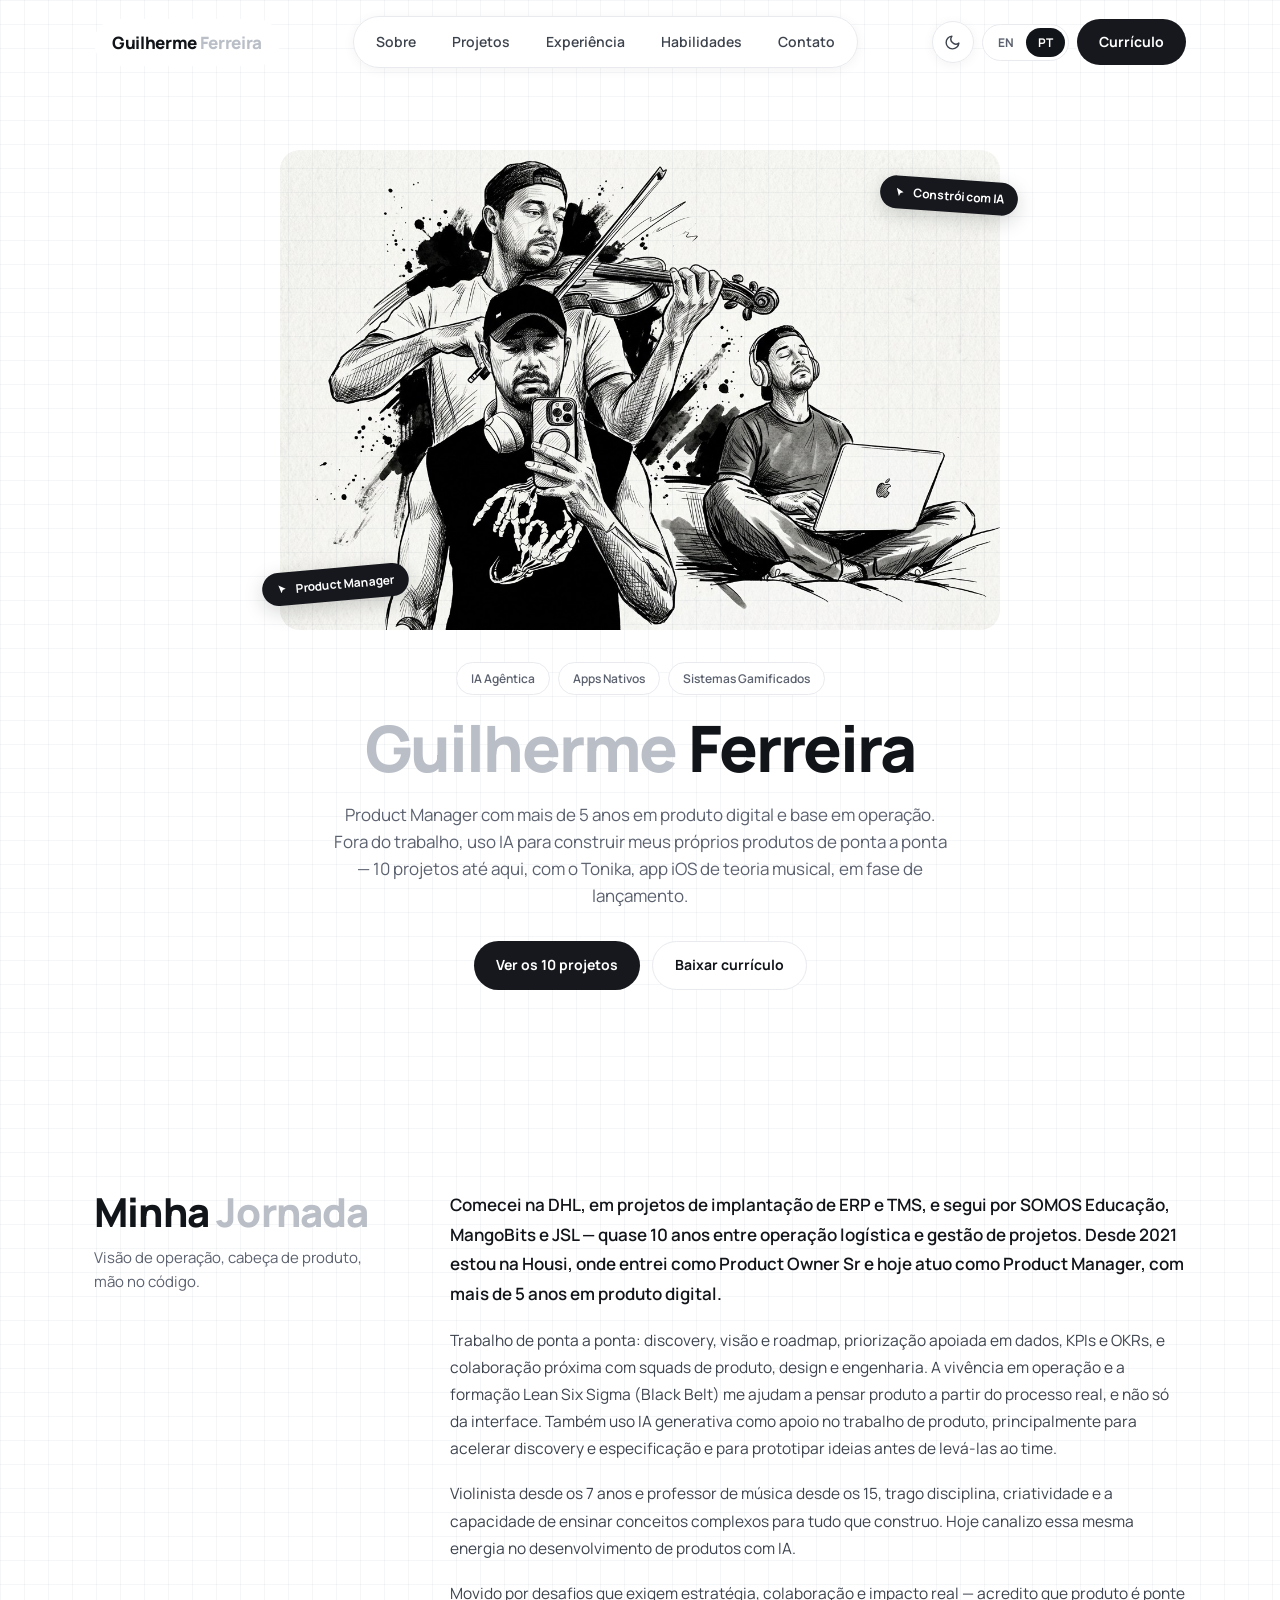
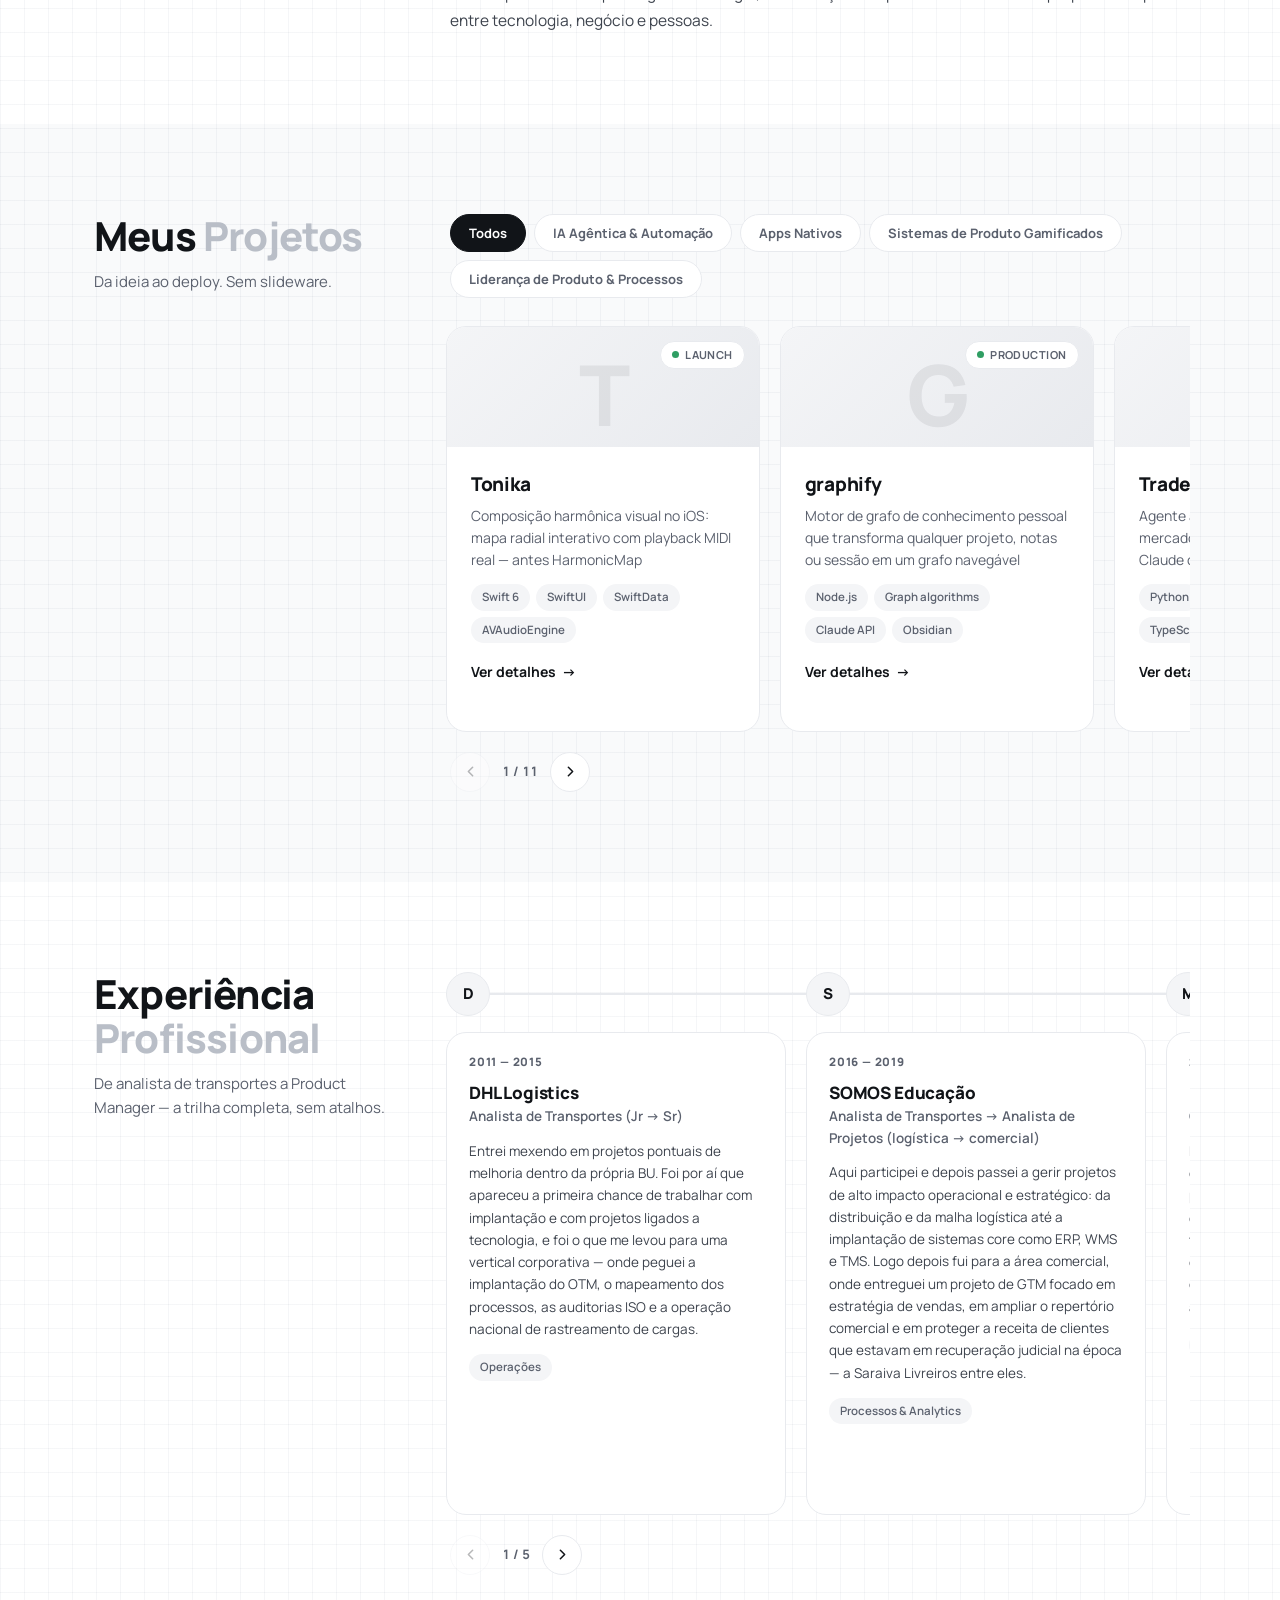
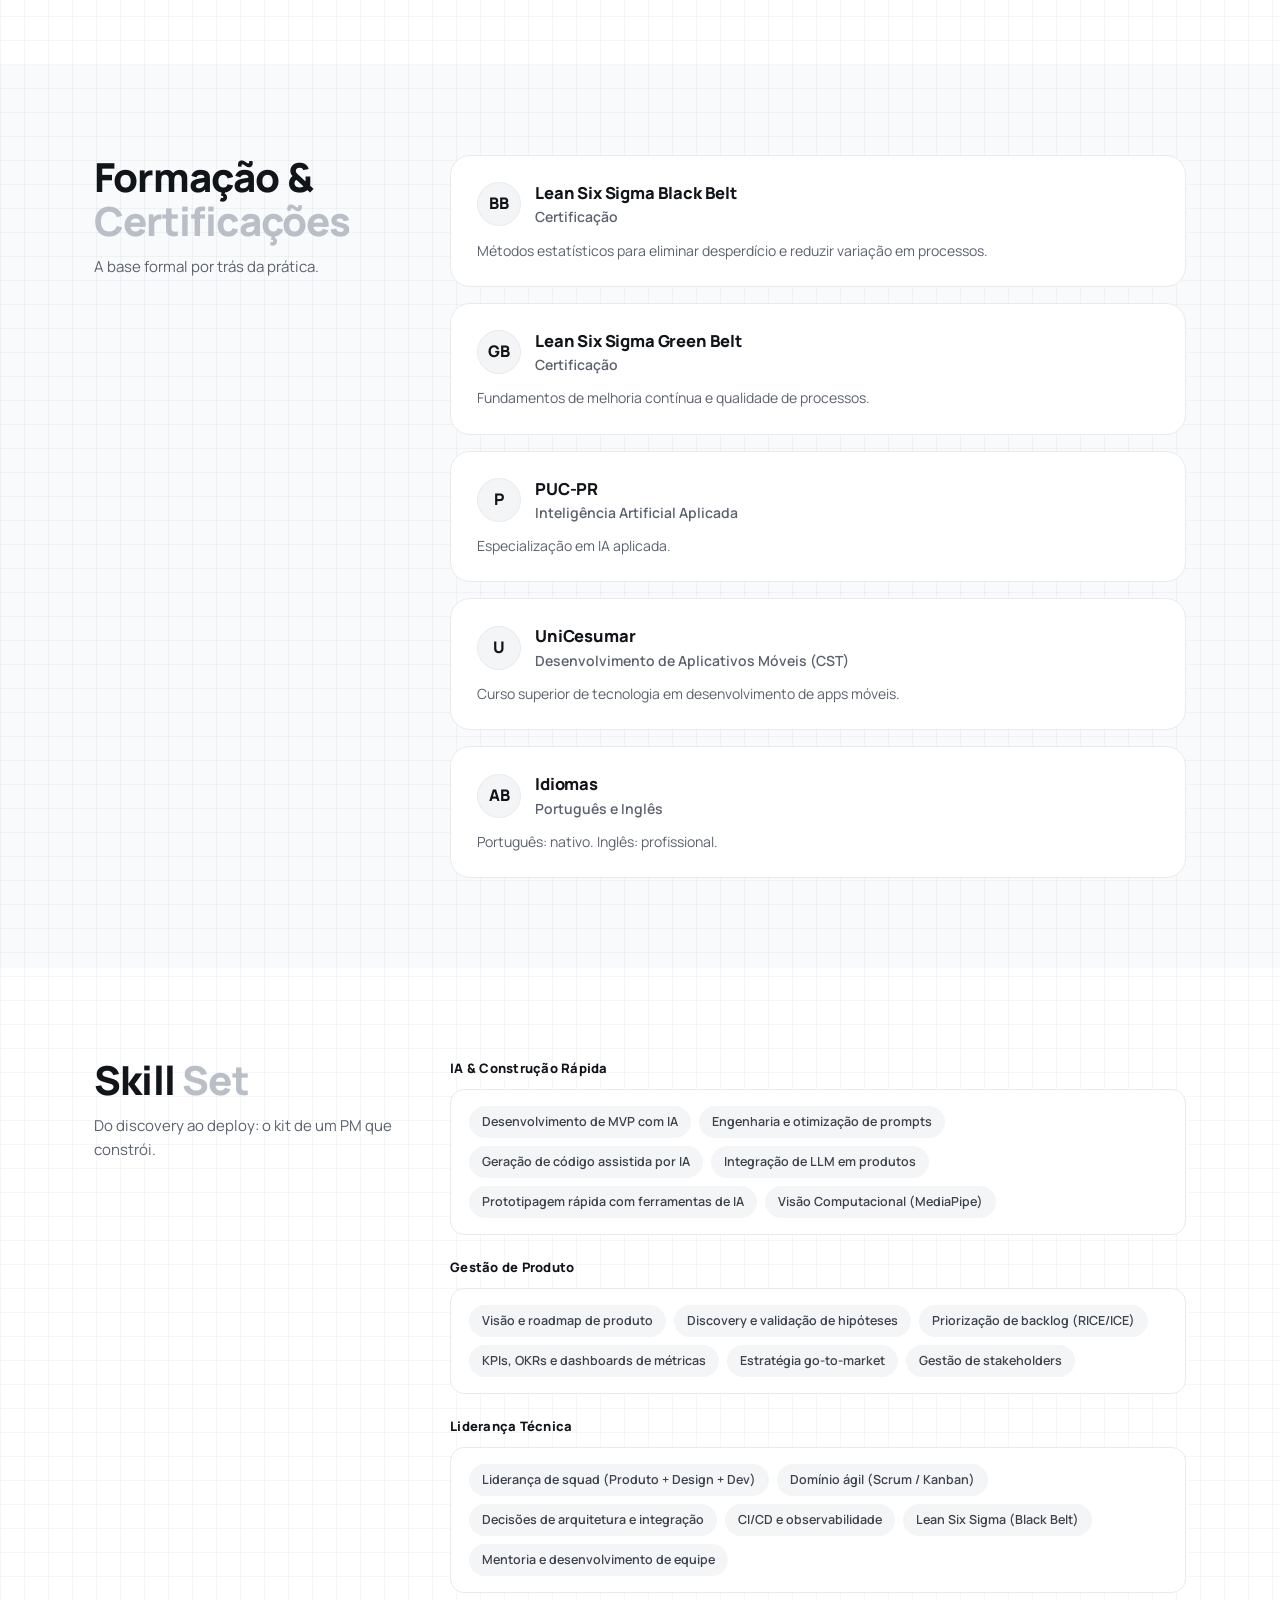
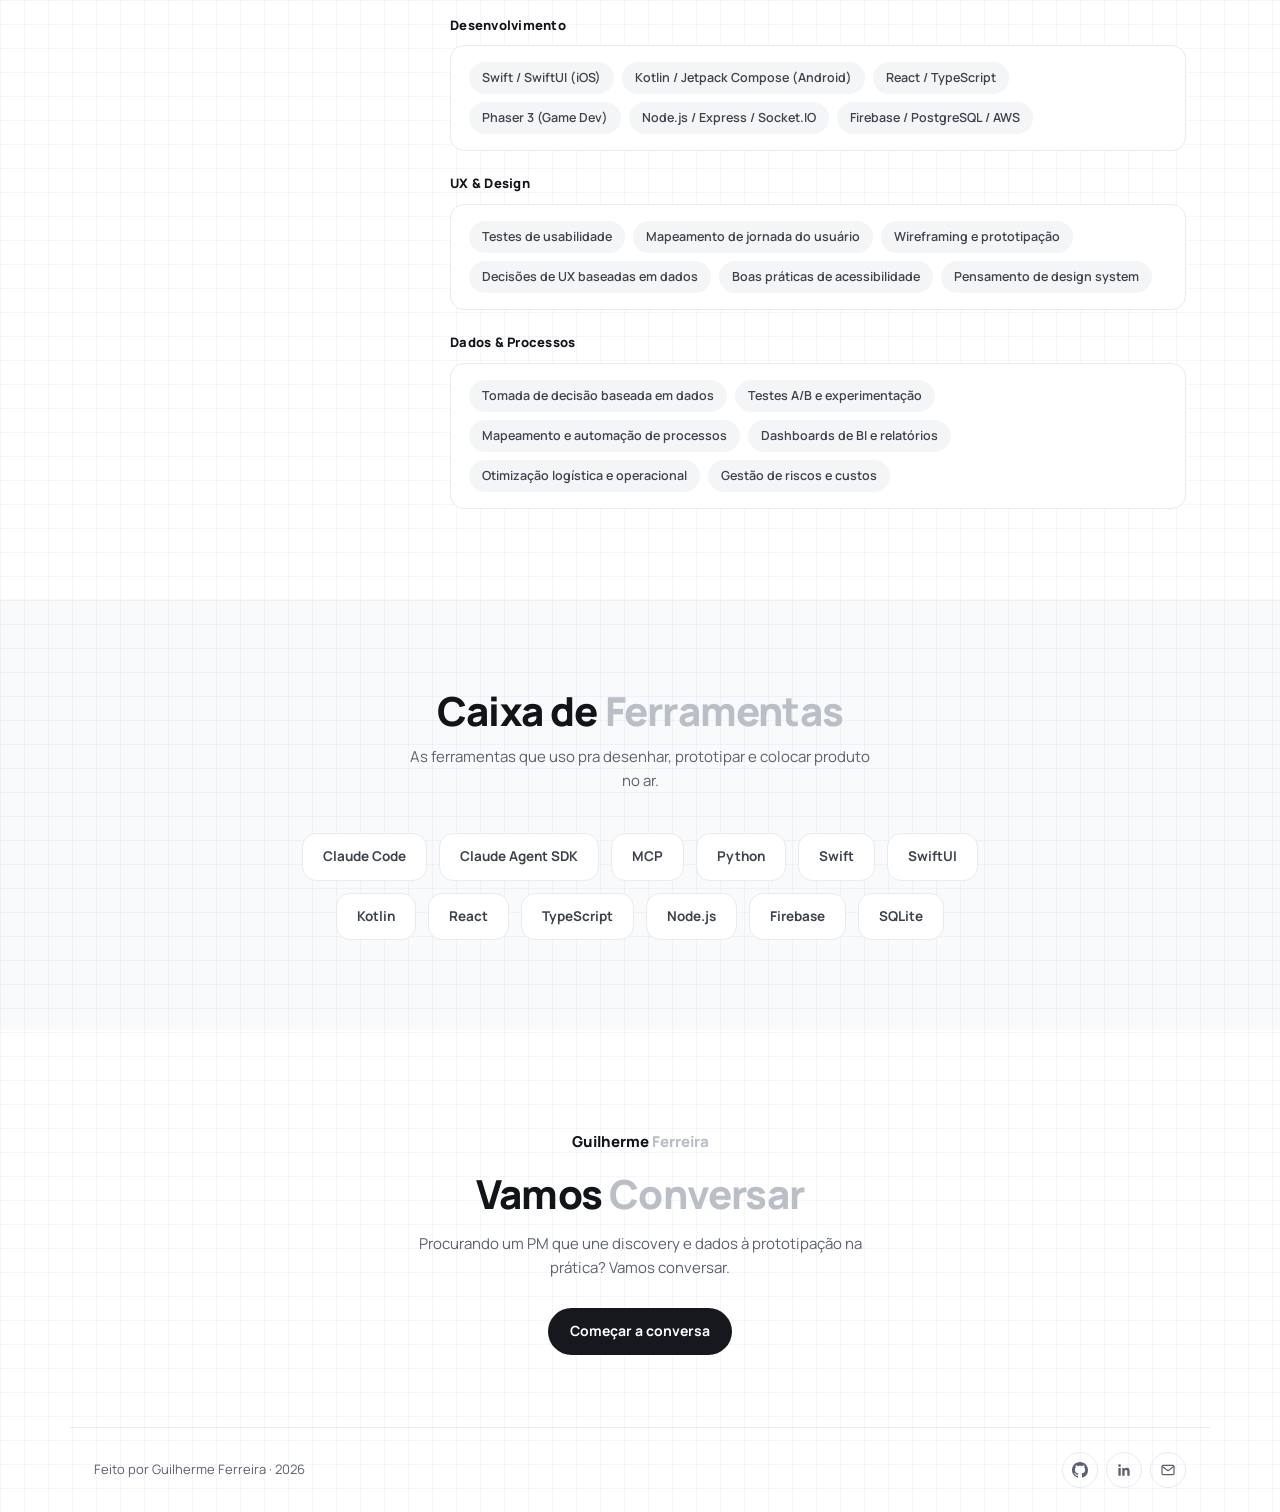
<file: prototype-carrossel.html>
<!DOCTYPE html>
<html lang="pt-BR">
<head>
  <meta charset="UTF-8">
  <meta name="viewport" content="width=device-width, initial-scale=1.0">
  <title>Guilherme Ferreira — protótipo carrossel</title>
  <meta name="description" content="Portfólio de Guilherme Ferreira, Product Manager com mais de 5 anos em produto digital. Projetos próprios construídos com IA: apps nativos, agentes e sistemas gamificados.">
  <meta name="author" content="Guilherme Ferreira">
  <meta name="theme-color" content="#ffffff">
  <link rel="canonical" href="https://gchapolin.github.io/portfolio/">
  <link rel="icon" type="image/svg+xml" href="assets/favicon.svg">

  <!-- Open Graph / LinkedIn / WhatsApp -->
  <meta property="og:type" content="website">
  <meta property="og:site_name" content="Guilherme Ferreira">
  <meta property="og:url" content="https://gchapolin.github.io/portfolio/">
  <meta property="og:title" content="Guilherme Ferreira — Product Manager que constrói">
  <meta property="og:description" content="Mais de 5 anos em produto digital e base em operação. 10 projetos próprios construídos de ponta a ponta com IA — apps nativos, agentes e sistemas gamificados.">
  <meta property="og:image" content="https://gchapolin.github.io/portfolio/assets/og-image.png">
  <meta property="og:image:width" content="1200">
  <meta property="og:image:height" content="630">
  <meta property="og:image:alt" content="Guilherme Ferreira — Product Manager. IA Agêntica, Apps Nativos, Sistemas Gamificados.">
  <meta property="og:locale" content="pt_BR">
  <meta property="og:locale:alternate" content="en_US">

  <!-- Twitter / X -->
  <meta name="twitter:card" content="summary_large_image">
  <meta name="twitter:title" content="Guilherme Ferreira — Product Manager que constrói">
  <meta name="twitter:description" content="Mais de 5 anos em produto digital e base em operação. 10 projetos próprios construídos de ponta a ponta com IA.">
  <meta name="twitter:image" content="https://gchapolin.github.io/portfolio/assets/og-image.png">
  <link rel="preconnect" href="https://fonts.googleapis.com">
  <link rel="preconnect" href="https://fonts.gstatic.com" crossorigin>
  <link href="https://fonts.googleapis.com/css2?family=Manrope:wght@400..800&display=swap" rel="stylesheet">
  <script>
    // define o tema antes da primeira pintura pra nao piscar branco
    (function () {
      var mode = 'light';
      try {
        var saved = localStorage.getItem('gf-theme');
        mode = saved || (window.matchMedia('(prefers-color-scheme: dark)').matches ? 'dark' : 'light');
      } catch (e) {}
      document.documentElement.setAttribute('data-theme', mode);
    })();
  </script>

  <style>
    /* ============================================================
       DIGITAL RESUME — clean/minimal, duotone headings, grid bg
       ============================================================ */
    :root {
      --ink: #111418;
      --ink-soft: #3d434d;
      --gray: #5b616e;
      --gray-light: #b9bec7;
      --border: #e8eaee;
      --chip-bg: #f4f5f7;
      --bg: #ffffff;
      --bg-alt: #fafbfc;
      --pill-dark: #16181d;
      --ok: #2f9e63;
      --warn: #d99a2b;
      --muted-dot: #9aa0ab;
      --surface: #ffffff;
      --border-strong: #d5d8de;
      --glass: rgba(255, 255, 255, 0.92);
      --glass-soft: rgba(255, 255, 255, 0.90);
      --glass-strong: rgba(255, 255, 255, 0.99);
      --on-pill: #ffffff;
      --pill-dark-hover: #2a2e36;
      --grid-size: 24px;
      --grid-line: rgba(31, 51, 92, 0.045);
      --section-wash: rgba(31, 51, 92, 0.022);
      --thumb-from: #f4f5f7;
      --thumb-to: #e8eaee;
      --thumb-letter: rgba(17, 20, 24, 0.07);
      --overlay: rgba(17, 20, 24, 0.45);
      --shadow-nav: 0 2px 12px rgba(17, 20, 24, 0.05);
      --shadow-card: 0 14px 40px rgba(17, 20, 24, 0.08);
      --shadow-pop: 0 16px 40px rgba(17, 20, 24, 0.12);
      --shadow-tag: 0 6px 20px rgba(17, 20, 24, 0.18);
      --radius: 14px;
      --radius-lg: 20px;
      --maxw: 1140px;
      --font: 'Manrope', ui-sans-serif, system-ui, -apple-system, BlinkMacSystemFont, "Segoe UI", Roboto, sans-serif;
    }

    :root[data-theme="dark"] {
      --ink: #eef1f5;
      --ink-soft: #c2c8d1;
      --gray: #8f96a2;
      --gray-light: #565d69;
      --border: #272b33;
      --border-strong: #3a3f49;
      --chip-bg: #1c2027;
      --bg: #0e1013;
      --bg-alt: #121418;
      --surface: #16191e;
      --pill-dark: #eef1f5;
      --pill-dark-hover: #ffffff;
      --on-pill: #0e1013;
      --glass: rgba(22, 25, 30, 0.92);
      --glass-soft: rgba(22, 25, 30, 0.90);
      --glass-strong: rgba(22, 25, 30, 0.99);
      --grid-line: rgba(255, 255, 255, 0.032);
      --section-wash: rgba(255, 255, 255, 0.022);
      --thumb-from: #1c2027;
      --thumb-to: #15181d;
      --thumb-letter: rgba(255, 255, 255, 0.06);
      --muted-dot: #6b727e;
      --ok: #47b97e;
      --warn: #e2ab4c;
      --overlay: rgba(0, 0, 0, 0.66);
      --shadow-nav: 0 2px 12px rgba(0, 0, 0, 0.5);
      --shadow-card: 0 14px 40px rgba(0, 0, 0, 0.45);
      --shadow-pop: 0 16px 40px rgba(0, 0, 0, 0.55);
      --shadow-tag: 0 6px 20px rgba(0, 0, 0, 0.5);
      color-scheme: dark;
    }

    * { margin: 0; padding: 0; box-sizing: border-box; }
    html { scroll-behavior: smooth; }
    section[id] { scroll-margin-top: 96px; }

    body {
      font-family: var(--font);
      transition: background-color 0.3s ease, color 0.3s ease;
      font-size: 16px;
      line-height: 1.6;
      color: var(--ink);
      background-color: var(--bg);
      background-image:
        linear-gradient(to right, var(--grid-line) 1px, transparent 1px),
        linear-gradient(to bottom, var(--grid-line) 1px, transparent 1px);
      background-size: var(--grid-size) var(--grid-size);
      -webkit-font-smoothing: antialiased;
    }
    img { max-width: 100%; display: block; }

    a, button { transition: color 0.2s ease, background-color 0.2s ease, border-color 0.2s ease, transform 0.2s ease, box-shadow 0.2s ease; }
    :focus-visible { outline: 2px solid var(--ink); outline-offset: 2px; }
    @media (prefers-reduced-motion: reduce) {
      *, *::before, *::after { animation: none !important; transition: none !important; }
      html { scroll-behavior: auto; }
    }

    .wrap { max-width: var(--maxw); margin: 0 auto; padding: 0 24px; }

    /* ---------- Entrada ao rolar ---------- */
    .reveal {
      opacity: 0;
      transform: translateY(16px);
      transition: opacity 0.6s cubic-bezier(0.22, 0.61, 0.36, 1),
                  transform 0.6s cubic-bezier(0.22, 0.61, 0.36, 1);
      transition-delay: var(--reveal-delay, 0ms);
    }
    .reveal.in { opacity: 1; transform: none; }
    @media (prefers-reduced-motion: reduce) {
      .reveal { opacity: 1; transform: none; }
    }

    /* ---------- Duotone headings ---------- */
    .h2 {
      font-size: 40px;
      font-weight: 800;
      line-height: 1.1;
      letter-spacing: -0.02em;
    }
    .h2 .a { color: var(--ink); }
    .h2 .b { color: var(--gray-light); }
    .section-sub {
      color: var(--gray);
      font-size: 15px;
      margin-top: 12px;
      max-width: 300px;
    }

    /* ---------- Floating pill nav ---------- */
    .nav {
      position: fixed;
      top: 16px;
      left: 0;
      right: 0;
      z-index: 50;
      pointer-events: none;
    }
    .nav__inner {
      max-width: var(--maxw);
      margin: 0 auto;
      padding: 0 24px;
      display: flex;
      align-items: center;
      justify-content: space-between;
      gap: 16px;
    }
    .nav__inner > * { pointer-events: auto; }
    .nav__logo {
      font-weight: 800;
      font-size: 17px;
      letter-spacing: -0.02em;
      color: var(--ink);
      text-decoration: none;
      background: var(--glass-soft);
      backdrop-filter: blur(8px);
      -webkit-backdrop-filter: blur(8px);
      border-radius: 999px;
      padding: 10px 18px;
    }
    .nav__logo span { color: var(--gray-light); }
    .nav__links {
      display: flex;
      gap: 4px;
      background: var(--glass);
      backdrop-filter: blur(8px);
      -webkit-backdrop-filter: blur(8px);
      border: 1px solid var(--border);
      border-radius: 999px;
      padding: 6px;
      box-shadow: var(--shadow-nav);
    }
    .nav__links a {
      color: var(--ink-soft);
      font-size: 14px;
      font-weight: 600;
      text-decoration: none;
      padding: 8px 16px;
      border-radius: 999px;
    }
    .nav__links a:hover { color: var(--ink); }
    .nav__links a.active { background: var(--chip-bg); color: var(--ink); }
    .nav__panel a.active { background: var(--chip-bg); }
    .nav__actions { display: flex; align-items: center; gap: 8px; }

    .theme-toggle {
      width: 42px;
      height: 42px;
      flex: none;
      display: grid;
      place-items: center;
      padding: 0;
      color: var(--ink-soft);
      background: var(--glass);
      backdrop-filter: blur(8px);
      -webkit-backdrop-filter: blur(8px);
      border: 1px solid var(--border);
      border-radius: 999px;
      box-shadow: var(--shadow-nav);
      cursor: pointer;
    }
    .theme-toggle:hover { color: var(--ink); border-color: var(--border-strong); }
    .theme-toggle svg { width: 17px; height: 17px; }
    .theme-toggle__sun { display: none; }
    :root[data-theme="dark"] .theme-toggle__sun { display: block; }
    :root[data-theme="dark"] .theme-toggle__moon { display: none; }

    .nav__panel-foot {
      display: none;
      align-items: center;
      justify-content: space-between;
      gap: 10px;
      margin-top: 8px;
      padding: 10px 8px 2px;
      border-top: 1px solid var(--border);
    }
    .nav__panel-foot .theme-toggle { box-shadow: none; }

    /* Burger + painel mobile */
    .nav__burger {
      display: none;
      width: 42px;
      height: 42px;
      flex: none;
      place-items: center;
      align-content: center;
      padding: 0;
      background: var(--glass);
      backdrop-filter: blur(8px);
      -webkit-backdrop-filter: blur(8px);
      border: 1px solid var(--border);
      border-radius: 999px;
      box-shadow: var(--shadow-nav);
      cursor: pointer;
    }
    .nav__burger span {
      display: block;
      width: 16px;
      height: 2px;
      border-radius: 2px;
      background: var(--ink);
      transition: transform 0.25s ease, opacity 0.18s ease;
    }
    .nav__burger span + span { margin-top: 4px; }
    .nav__burger[aria-expanded="true"] span:nth-child(1) { transform: translateY(6px) rotate(45deg); }
    .nav__burger[aria-expanded="true"] span:nth-child(2) { opacity: 0; }
    .nav__burger[aria-expanded="true"] span:nth-child(3) { transform: translateY(-6px) rotate(-45deg); }

    .nav__panel {
      display: none;
      flex-direction: column;
      pointer-events: auto;
      width: calc(100% - 48px);
      max-width: 320px;
      margin: 10px 24px 0 auto;
      padding: 8px;
      background: var(--glass-strong);
      backdrop-filter: blur(16px);
      -webkit-backdrop-filter: blur(16px);
      border: 1px solid var(--border);
      border-radius: var(--radius-lg);
      box-shadow: var(--shadow-pop);
    }
    .nav__panel.open { display: flex; animation: panelIn 0.22s ease; }
    @keyframes panelIn {
      from { opacity: 0; transform: translateY(-8px); }
      to { opacity: 1; transform: none; }
    }
    .nav__panel a {
      color: var(--ink);
      font-size: 15px;
      font-weight: 700;
      text-decoration: none;
      padding: 12px 16px;
      border-radius: 12px;
    }
    .nav__panel a:hover, .nav__panel a:focus-visible { background: var(--chip-bg); }
    .nav__panel-cv {
      margin-top: 6px;
      text-align: center;
      background: var(--pill-dark);
      color: var(--on-pill) !important;
      border-radius: 999px !important;
    }
    .nav__panel-cv:hover { background: var(--pill-dark-hover) !important; }
    /* acima de 560px o pill "Curriculo" ja aparece na nav, entao some do painel */
    @media (min-width: 561px) { .nav__panel-cv { display: none; } }
    .lang-toggle {
      display: flex;
      background: var(--glass);
      border: 1px solid var(--border);
      border-radius: 999px;
      padding: 3px;
    }
    .lang-toggle button {
      font-family: var(--font);
      font-size: 12px;
      font-weight: 700;
      color: var(--gray);
      background: transparent;
      border: none;
      border-radius: 999px;
      padding: 6px 12px;
      cursor: pointer;
    }
    .lang-toggle button.active { background: var(--ink); color: var(--on-pill); }
    .btn-dark {
      display: inline-flex;
      align-items: center;
      gap: 8px;
      background: var(--pill-dark);
      color: var(--on-pill);
      font-size: 14px;
      font-weight: 700;
      border: none;
      border-radius: 999px;
      padding: 12px 22px;
      text-decoration: none;
      cursor: pointer;
    }
    .btn-dark:hover { background: var(--pill-dark-hover); }
    .btn-line {
      display: inline-flex;
      align-items: center;
      gap: 8px;
      background: var(--surface);
      color: var(--ink);
      font-size: 14px;
      font-weight: 700;
      border: 1px solid var(--border);
      border-radius: 999px;
      padding: 12px 22px;
      text-decoration: none;
      cursor: pointer;
    }
    .btn-line:hover { border-color: var(--ink); }

    /* ---------- Hero ---------- */
    .hero {
      position: relative;
      padding: 150px 24px 110px;
      text-align: center;
      overflow: hidden;
    }
    .hero > * { position: relative; }
    .hero__stage {
      position: relative;
      width: min(720px, 100%);
      margin: 0 auto 32px;
    }
    .hero__art {
      width: 100%;
      height: auto;
      border-radius: var(--radius-lg);
      /* o papel creme do desenho some no multiply e o quadriculado
         atravessa, como se tivesse sido desenhado na propria pagina */
      mix-blend-mode: multiply;
    }
    :root[data-theme="dark"] .hero__art {
      /* no escuro nao da pra inverter: a ilustracao tem rostos e o negativo
         deforma as feicoes. Fica como uma estampa clara apoiada na pagina,
         so um pouco abaixada pra nao estourar contra o fundo */
      mix-blend-mode: normal;
      filter: brightness(0.88) contrast(1.02);
      box-shadow: var(--shadow-card);
    }
    .cursor-tag {
      position: absolute;
      display: inline-flex;
      align-items: center;
      gap: 7px;
      background: var(--pill-dark);
      color: var(--on-pill);
      font-size: 12px;
      font-weight: 700;
      border-radius: 999px;
      padding: 7px 14px;
      white-space: nowrap;
      box-shadow: var(--shadow-tag);
    }
    .cursor-tag svg { width: 12px; height: 12px; flex: none; }
    .cursor-tag--l { left: -18px; bottom: 6%; transform: rotate(-5deg); }
    .cursor-tag--r { right: -18px; top: 6%; transform: rotate(4deg); }
    .hero__chips {
      display: flex;
      justify-content: center;
      gap: 8px;
      flex-wrap: wrap;
      margin-bottom: 20px;
    }
    .chip {
      display: inline-block;
      background: var(--surface);
      border: 1px solid var(--border);
      border-radius: 999px;
      color: var(--gray);
      font-size: 12px;
      font-weight: 600;
      padding: 6px 14px;
    }
    .hero__title {
      font-size: 64px;
      font-weight: 800;
      line-height: 1.02;
      letter-spacing: -0.03em;
      margin-bottom: 20px;
    }
    .hero__title .muted { color: var(--gray-light); }
    .hero__sub {
      max-width: 620px;
      margin: 0 auto 32px;
      color: var(--gray);
      font-size: 17px;
      line-height: 1.6;
    }
    .hero__ctas { display: flex; justify-content: center; gap: 12px; flex-wrap: wrap; }

    /* ---------- Section layout: heading left, content right ---------- */
    .section { padding: 90px 0; }
    .section--alt { background: var(--section-wash); }
    .split {
      display: grid;
      grid-template-columns: 300px 1fr;
      gap: 56px;
      align-items: start;
    }
    .split__head { position: sticky; top: 110px; }

    /* ---------- Journey ---------- */
    .journey p { color: var(--ink-soft); font-size: 15.5px; line-height: 1.75; margin-bottom: 18px; }
    .journey p:last-child { margin-bottom: 0; }
    .journey p:first-child { font-size: 17px; color: var(--ink); font-weight: 600; }

    /* ---------- Projects ---------- */
    .tabs {
      display: flex;
      gap: 8px;
      flex-wrap: wrap;
      margin-bottom: 28px;
    }
    .tabs button {
      font-family: var(--font);
      font-size: 13px;
      font-weight: 700;
      color: var(--gray);
      background: var(--surface);
      border: 1px solid var(--border);
      border-radius: 999px;
      padding: 9px 18px;
      cursor: pointer;
      white-space: nowrap;
    }
    .tabs button:hover { border-color: var(--ink); color: var(--ink); }
    .tabs button.active { background: var(--ink); border-color: var(--ink); color: var(--on-pill); }

    .cards {
      display: grid;
      grid-template-columns: 1fr 1fr;
      gap: 20px;
    }
    .card {
      background: var(--surface);
      border: 1px solid var(--border);
      border-radius: var(--radius-lg);
      overflow: hidden;
      cursor: pointer;
      transition: transform 0.2s ease, box-shadow 0.2s ease, border-color 0.2s ease;
    }
    .card:hover, .card:focus-visible {
      transform: translateY(-3px);
      border-color: var(--border-strong);
      box-shadow: var(--shadow-card);
      outline: none;
    }
    .card__thumb {
      position: relative;
      height: 120px;
      background: linear-gradient(135deg, var(--thumb-from) 0%, var(--thumb-to) 100%);
      display: grid;
      place-items: center;
      overflow: hidden;
    }
    .card__thumb-letter {
      position: relative;
      transition: transform 0.35s cubic-bezier(0.22, 0.61, 0.36, 1);
      font-size: 84px;
      font-weight: 800;
      letter-spacing: -0.04em;
      color: var(--thumb-letter);
      user-select: none;
    }
    .card__status {
      position: absolute;
      top: 14px;
      right: 14px;
      display: inline-flex;
      align-items: center;
      gap: 6px;
      background: var(--surface);
      border: 1px solid var(--border);
      border-radius: 999px;
      font-size: 11px;
      font-weight: 700;
      letter-spacing: 0.04em;
      text-transform: uppercase;
      color: var(--gray);
      padding: 4px 11px;
    }
    .card__status::before {
      content: "";
      width: 7px;
      height: 7px;
      border-radius: 50%;
      background: var(--muted-dot);
    }
    .card__status--production::before { background: var(--ok); }
    .card__status--beta::before, .card__status--mvp::before { background: var(--warn); }
    .card__status--launch::before { background: var(--ok); }
    .card__collab {
      position: absolute;
      top: 14px;
      left: 14px;
      background: var(--pill-dark);
      color: var(--on-pill);
      border-radius: 999px;
      font-size: 11px;
      font-weight: 700;
      letter-spacing: 0.04em;
      text-transform: uppercase;
      padding: 5px 12px;
    }
    .card__body { padding: 22px 24px 24px; }
    .card__name { font-size: 19px; font-weight: 800; letter-spacing: -0.015em; margin-bottom: 6px; }
    .card__tagline { color: var(--gray); font-size: 14px; line-height: 1.55; margin-bottom: 14px; }
    .card__meta { display: flex; flex-wrap: wrap; gap: 6px; margin-bottom: 16px; }
    .card__meta span {
      font-size: 11.5px;
      font-weight: 600;
      color: var(--gray);
      background: var(--chip-bg);
      border-radius: 999px;
      padding: 4px 11px;
    }
    .card__link {
      font-size: 14px;
      font-weight: 700;
      color: var(--ink);
      text-decoration: none;
    }
    .card__link::after {
      content: "\2192";
      display: inline-block;
      margin-left: 6px;
      transition: transform 0.25s ease;
    }
    .card:hover .card__link::after,
    .card:focus-visible .card__link::after { transform: translateX(4px); }
    .card:hover .card__thumb-letter,
    .card:focus-visible .card__thumb-letter { transform: scale(1.07) translateY(-2px); }

    /* ---------- Carrossel (projetos e experiencia) ---------- */
    .carousel {
      position: relative;
      /* sem isso o min-width:auto de item de grid faz a faixa crescer pra
         caber o trilho inteiro, e o carrossel nunca rola: ele transborda */
      min-width: 0;
    }
    .carousel__viewport {
      display: flex;
      gap: 20px;
      overflow-x: auto;
      overscroll-behavior-x: contain;
      scroll-snap-type: x mandatory;
      scroll-behavior: smooth;
      scrollbar-width: none;
      -ms-overflow-style: none;
      /* respiro pra sombra do hover do card nao ser cortada */
      padding: 4px 4px 8px;
      margin: -4px -4px -8px;
    }
    .carousel__viewport::-webkit-scrollbar { display: none; }
    .carousel__viewport:focus-visible { outline: 2px solid var(--ink); outline-offset: 4px; border-radius: var(--radius); }
    .carousel__viewport > * { scroll-snap-align: start; }
    @media (prefers-reduced-motion: reduce) {
      .carousel__viewport { scroll-behavior: auto; }
    }

    .carousel__controls {
      display: flex;
      align-items: center;
      gap: 12px;
      margin-top: 20px;
    }
    .carousel__btn {
      width: 40px;
      height: 40px;
      flex: none;
      display: grid;
      place-items: center;
      padding: 0;
      color: var(--ink);
      background: var(--surface);
      border: 1px solid var(--border);
      border-radius: 999px;
      cursor: pointer;
    }
    .carousel__btn:hover:not(:disabled) { border-color: var(--ink); }
    .carousel__btn:disabled { opacity: 0.3; cursor: default; }
    .carousel__btn svg { width: 17px; height: 17px; }
    .carousel__count {
      font-size: 13px;
      font-weight: 700;
      color: var(--gray);
      font-variant-numeric: tabular-nums;
    }

    /* cards de projeto no carrossel: 2 por vez, com o terceiro espiando */
    .cards.carousel__viewport { display: flex; }
    .carousel__viewport > .card { flex: 0 0 calc((100% - 52px) / 2.18); }

    /* ---------- Trilho horizontal da experiencia ---------- */
    .rail > .tlh { flex: 0 0 340px; }
    .tlh { position: relative; padding-top: 60px; }
    .tlh::before {
      content: "";
      position: absolute;
      left: 22px;
      right: -20px;
      top: 21px;
      height: 2px;
      background: var(--border);
    }
    .tlh:last-child::before { right: auto; width: 0; }
    .tlh__dot {
      position: absolute;
      left: 0;
      top: 0;
      z-index: 1;
      width: 44px;
      height: 44px;
      border-radius: 50%;
      border: 1px solid var(--border);
      background: var(--chip-bg);
      display: grid;
      place-items: center;
      font-size: 15px;
      font-weight: 800;
      color: var(--ink);
    }
    .tlh--current .tlh__dot { background: var(--ink); border-color: var(--ink); color: var(--on-pill); }
    .tlh__card {
      height: 100%;
      background: var(--surface);
      border: 1px solid var(--border);
      border-radius: var(--radius-lg);
      padding: 20px 22px 22px;
    }
    .tlh__period {
      font-size: 11.5px;
      font-weight: 800;
      letter-spacing: 0.07em;
      text-transform: uppercase;
      color: var(--gray);
      margin-bottom: 8px;
    }
    .tlh__name { font-size: 17px; font-weight: 800; letter-spacing: -0.01em; }
    .tlh__role { font-size: 13.5px; font-weight: 600; color: var(--gray); margin-bottom: 12px; }
    .tlh__desc { font-size: 13.5px; line-height: 1.65; color: var(--ink-soft); margin-bottom: 14px; }
    .tlh__chips { display: flex; flex-wrap: wrap; gap: 6px; }
    .tlh__chips span {
      font-size: 11.5px;
      font-weight: 600;
      color: var(--gray);
      background: var(--chip-bg);
      border-radius: 999px;
      padding: 4px 11px;
    }
    .tlh__chips span.now { background: var(--ink); color: var(--on-pill); }

    /* ---------- Work history / education cards ---------- */
    .stack { display: flex; flex-direction: column; gap: 16px; }
    .xp {
      background: var(--surface);
      border: 1px solid var(--border);
      border-radius: var(--radius-lg);
      padding: 24px 26px;
    }
    .xp__head { display: flex; align-items: center; gap: 14px; margin-bottom: 10px; }
    .xp__logo {
      width: 44px;
      height: 44px;
      flex: none;
      border-radius: 50%;
      border: 1px solid var(--border);
      background: var(--chip-bg);
      display: grid;
      place-items: center;
      font-size: 16px;
      font-weight: 800;
      color: var(--ink);
    }
    .xp__name { font-size: 16.5px; font-weight: 800; letter-spacing: -0.01em; }
    .xp__role { font-size: 14px; color: var(--gray); font-weight: 600; }
    .xp__period { font-size: 13px; font-weight: 700; color: var(--ink-soft); margin-bottom: 8px; }
    .xp__desc { font-size: 14px; color: var(--gray); line-height: 1.65; margin-bottom: 14px; }
    .xp__chips { display: flex; flex-wrap: wrap; gap: 6px; }
    .xp__chips span {
      font-size: 11.5px;
      font-weight: 600;
      color: var(--gray);
      background: var(--chip-bg);
      border-radius: 999px;
      padding: 4px 11px;
    }
    .xp__chips span.now { background: var(--ink); color: var(--on-pill); }

    /* ---------- Linha do tempo (experiencia) ---------- */
    .timeline { position: relative; }
    .tl { position: relative; padding-left: 64px; padding-bottom: 18px; }
    .tl:last-child { padding-bottom: 0; }
    .tl::before {
      content: "";
      position: absolute;
      left: 21px;
      top: 10px;
      bottom: 0;
      width: 2px;
      background: var(--border);
    }
    .tl:last-child::before { display: none; }
    .tl__dot {
      position: absolute;
      left: 0;
      top: 0;
      z-index: 1;
      width: 44px;
      height: 44px;
      border-radius: 50%;
      border: 1px solid var(--border);
      background: var(--chip-bg);
      display: grid;
      place-items: center;
      font-size: 15px;
      font-weight: 800;
      color: var(--ink);
    }
    .tl--current .tl__dot {
      background: var(--ink);
      border-color: var(--ink);
      color: var(--on-pill);
    }
    .tl__card {
      background: var(--surface);
      border: 1px solid var(--border);
      border-radius: var(--radius-lg);
      padding: 20px 24px 22px;
    }
    .tl__period {
      font-size: 11.5px;
      font-weight: 800;
      letter-spacing: 0.07em;
      text-transform: uppercase;
      color: var(--gray);
      margin-bottom: 8px;
    }
    .tl__name { font-size: 17px; font-weight: 800; letter-spacing: -0.01em; }
    .tl__role { font-size: 14px; font-weight: 600; color: var(--gray); margin-bottom: 12px; }
    .tl__desc { font-size: 14px; line-height: 1.7; color: var(--ink-soft); margin-bottom: 14px; }
    .tl__chips { display: flex; flex-wrap: wrap; gap: 6px; }
    .tl__chips span {
      font-size: 11.5px;
      font-weight: 600;
      color: var(--gray);
      background: var(--chip-bg);
      border-radius: 999px;
      padding: 4px 11px;
    }
    .tl__chips span.now { background: var(--ink); color: var(--on-pill); }

    /* ---------- Skills ---------- */
    .skill-group { margin-bottom: 22px; }
    .skill-group:last-child { margin-bottom: 0; }
    .skill-group__label { font-size: 13px; font-weight: 800; letter-spacing: 0.02em; margin-bottom: 10px; }
    .skill-group__box {
      background: var(--surface);
      border: 1px solid var(--border);
      border-radius: var(--radius);
      padding: 16px 18px;
      display: flex;
      flex-wrap: wrap;
      gap: 8px;
    }
    .skill-group__box span {
      font-size: 12.5px;
      font-weight: 600;
      color: var(--ink-soft);
      background: var(--chip-bg);
      border-radius: 999px;
      padding: 6px 13px;
      cursor: default;
    }

    /* ---------- Toolbox ---------- */
    .toolbox { text-align: center; }
    .toolbox .h2 { margin-bottom: 12px; }
    .toolbox__sub { color: var(--gray); font-size: 15px; max-width: 460px; margin: 0 auto 40px; }
    .toolbox__grid {
      display: flex;
      flex-wrap: wrap;
      justify-content: center;
      gap: 12px;
      max-width: 760px;
      margin: 0 auto;
    }
    .tool {
      background: var(--surface);
      border: 1px solid var(--border);
      border-radius: var(--radius);
      padding: 12px 20px;
      font-size: 13.5px;
      font-weight: 700;
      color: var(--ink-soft);
      transition: transform 0.2s ease, border-color 0.2s ease;
    }
    .tool:hover { transform: translateY(-2px); border-color: var(--ink); }

    /* ---------- Connect / footer ---------- */
    .connect {
      text-align: center;
      padding: 100px 24px 0;
    }
    .connect__logo { font-weight: 800; font-size: 15px; margin-bottom: 18px; }
    .connect__logo span { color: var(--gray-light); }
    .connect .h2 { margin-bottom: 16px; }
    .connect__sub { color: var(--gray); font-size: 15px; max-width: 480px; margin: 0 auto 28px; }
    .footer {
      max-width: var(--maxw);
      margin: 72px auto 0;
      padding: 24px;
      border-top: 1px solid var(--border);
      display: flex;
      align-items: center;
      justify-content: space-between;
      gap: 16px;
      flex-wrap: wrap;
    }
    .footer__legal { color: var(--gray); font-size: 13px; }
    .footer__social { display: flex; gap: 8px; }
    .footer__social a {
      width: 36px;
      height: 36px;
      display: grid;
      place-items: center;
      border: 1px solid var(--border);
      border-radius: 50%;
      color: var(--gray);
    }
    .footer__social a:hover { color: var(--ink); border-color: var(--ink); }
    .footer__social svg { width: 16px; height: 16px; }

    /* ---------- Modal ---------- */
    .modal-overlay {
      position: fixed;
      inset: 0;
      background: var(--overlay);
      backdrop-filter: blur(4px);
      -webkit-backdrop-filter: blur(4px);
      display: none;
      align-items: flex-start;
      justify-content: center;
      padding: 48px 16px;
      overflow-y: auto;
      z-index: 100;
    }
    .modal-overlay.open { display: flex; }
    .modal {
      background: var(--surface);
      border-radius: var(--radius-lg);
      max-width: 760px;
      width: 100%;
      padding: 40px;
    }
    .modal__close {
      background: transparent;
      border: none;
      font-family: var(--font);
      font-size: 14px;
      font-weight: 700;
      color: var(--gray);
      cursor: pointer;
      margin-bottom: 24px;
      padding: 0;
    }
    .modal__close:hover { color: var(--ink); }
    .modal__header { display: flex; align-items: center; gap: 12px; flex-wrap: wrap; margin-bottom: 8px; }
    .modal__name { font-size: 28px; font-weight: 800; letter-spacing: -0.02em; line-height: 1.1; }
    .modal__badge {
      display: inline-flex;
      align-items: center;
      gap: 6px;
      background: var(--surface);
      border: 1px solid var(--border);
      border-radius: 999px;
      font-size: 11px;
      font-weight: 700;
      letter-spacing: 0.04em;
      text-transform: uppercase;
      color: var(--gray);
      padding: 4px 11px;
    }
    .modal__badge--dark { background: var(--pill-dark); border-color: var(--pill-dark); color: var(--on-pill); }
    .modal__tagline { color: var(--gray); font-size: 15px; margin-bottom: 24px; line-height: 1.55; }
    .modal__section-title {
      font-size: 12px;
      font-weight: 800;
      letter-spacing: 0.08em;
      text-transform: uppercase;
      color: var(--gray-light);
      margin: 24px 0 12px;
    }
    .modal__desc { font-size: 14.5px; line-height: 1.7; color: var(--ink-soft); }
    .modal__tech { display: flex; flex-wrap: wrap; gap: 8px; }
    .modal__tech span {
      font-size: 12.5px;
      font-weight: 600;
      color: var(--ink-soft);
      background: var(--chip-bg);
      border-radius: 999px;
      padding: 5px 13px;
    }
    .modal__features { list-style: none; }
    .modal__features li {
      padding: 9px 0 9px 22px;
      position: relative;
      font-size: 14px;
      line-height: 1.55;
      color: var(--ink-soft);
      border-top: 1px solid var(--bg-alt);
    }
    .modal__features li:first-child { border-top: none; }
    .modal__features li::before {
      content: "";
      position: absolute;
      left: 3px;
      top: 16px;
      width: 7px;
      height: 7px;
      border-radius: 50%;
      background: var(--ink);
    }
    .modal__highlight {
      background: var(--bg-alt);
      border: 1px solid var(--border);
      border-radius: var(--radius);
      padding: 16px 18px;
      font-size: 13.5px;
      line-height: 1.65;
      color: var(--ink-soft);
    }
    .modal__shots { display: flex; gap: 12px; overflow-x: auto; padding-bottom: 8px; }
    .modal__shots figure { flex: 0 0 150px; }
    .modal__shots img { border-radius: 10px; border: 1px solid var(--border); }
    .modal__shots figcaption { font-size: 11px; color: var(--gray); margin-top: 6px; line-height: 1.4; }
    .modal__sub { border: 1px solid var(--border); border-radius: var(--radius); padding: 12px 16px; margin-bottom: 8px; }
    .modal__sub-head { display: flex; justify-content: space-between; gap: 8px; font-size: 14px; margin-bottom: 4px; }
    .modal__sub-head strong { font-weight: 800; }
    .modal__sub-head span { color: var(--gray); font-size: 12px; }
    .modal__sub p { font-size: 13.5px; color: var(--gray); line-height: 1.55; }
    .modal__links { display: flex; gap: 12px; margin-top: 28px; flex-wrap: wrap; }
    .modal__private { color: var(--gray); font-size: 13px; align-self: center; }

    /* ---------- Responsive ---------- */
    @media (max-width: 1080px) {
      .cursor-tag--l { left: -8px; }
      .cursor-tag--r { right: -8px; }
    }
    @media (max-width: 900px) {
      .nav__links { display: none; }
      .nav__burger { display: grid; }
      .hero { padding-top: 120px; }
      .hero__title { font-size: 42px; }
      .h2 { font-size: 32px; }
      .split { grid-template-columns: 1fr; gap: 32px; }
      .carousel__viewport > .card,
      .rail > .tlh { flex: 0 0 86%; }
      .split__head { position: static; }
      .section-sub { max-width: none; }
      .cards { grid-template-columns: 1fr; }
      /* no mobile as tags ocupavam quase metade da largura do desenho
         e caiam por cima das figuras */
      .cursor-tag { font-size: 10.5px; padding: 5px 11px; gap: 5px; }
      .cursor-tag svg { width: 10px; height: 10px; }
      .cursor-tag--l { left: -4px; bottom: -10px; }
      .cursor-tag--r { right: -4px; top: -10px; }
    }
    @media (max-width: 560px) {
      .hero__title { font-size: 34px; }
      .footer { justify-content: center; text-align: center; }
      .nav__inner { gap: 8px; }
      .nav__logo { font-size: 15px; padding: 9px 14px; white-space: nowrap; }
      .tl { padding-left: 50px; }
      .tl::before { left: 17px; }
      .tl__dot { width: 36px; height: 36px; font-size: 13px; }
      .tl__card { padding: 18px 18px 20px; }
      .nav__cv,
      .nav__actions .lang-toggle,
      .nav__actions .theme-toggle { display: none; }
      .nav__panel-foot { display: flex; }
    }
  </style>
</head>
<body>

  <!-- Floating nav -->
  <nav class="nav" aria-label="Navegacao principal">
    <div class="nav__inner">
      <a href="#" class="nav__logo">Guilherme <span>Ferreira</span></a>
      <div class="nav__links">
        <a href="#journey" data-ui="navAbout"></a>
        <a href="#projects" data-ui="navProjects"></a>
        <a href="#work" data-ui="navExperience"></a>
        <a href="#skills" data-ui="navSkills"></a>
        <a href="#connect" data-ui="navContact"></a>
      </div>
      <div class="nav__actions">
        <button class="theme-toggle" type="button" aria-pressed="false" data-ui-label="themeToggle"><svg class="theme-toggle__sun" viewBox="0 0 24 24" fill="none" stroke="currentColor" stroke-width="2" stroke-linecap="round" aria-hidden="true"><circle cx="12" cy="12" r="4"/><path d="M12 2v2M12 20v2M4.9 4.9l1.4 1.4M17.7 17.7l1.4 1.4M2 12h2M20 12h2M4.9 19.1l1.4-1.4M17.7 6.3l1.4-1.4"/></svg><svg class="theme-toggle__moon" viewBox="0 0 24 24" fill="none" stroke="currentColor" stroke-width="2" stroke-linecap="round" stroke-linejoin="round" aria-hidden="true"><path d="M21 12.8A9 9 0 1111.2 3a7 7 0 009.8 9.8z"/></svg></button>
        <div class="lang-toggle">
          <button data-lang="en">EN</button>
          <button data-lang="pt" class="active">PT</button>
        </div>
        <a href="Guilherme Ferreira.pdf" download class="btn-dark nav__cv" data-ui="navDownload"></a>
        <button class="nav__burger" id="nav-burger" type="button" data-ui-label="menuToggle" aria-expanded="false" aria-controls="nav-panel">
          <span></span><span></span><span></span>
        </button>
      </div>
    </div>
    <div class="nav__panel" id="nav-panel">
      <a href="#journey" data-ui="navAbout"></a>
      <a href="#projects" data-ui="navProjects"></a>
      <a href="#work" data-ui="navExperience"></a>
      <a href="#skills" data-ui="navSkills"></a>
      <a href="#connect" data-ui="navContact"></a>
      <a href="Guilherme Ferreira.pdf" download class="nav__panel-cv" data-ui="navDownload"></a>
      <div class="nav__panel-foot">
        <div class="lang-toggle">
          <button data-lang="en">EN</button>
          <button data-lang="pt" class="active">PT</button>
        </div>
        <button class="theme-toggle" type="button" aria-pressed="false" data-ui-label="themeToggle"><svg class="theme-toggle__sun" viewBox="0 0 24 24" fill="none" stroke="currentColor" stroke-width="2" stroke-linecap="round" aria-hidden="true"><circle cx="12" cy="12" r="4"/><path d="M12 2v2M12 20v2M4.9 4.9l1.4 1.4M17.7 17.7l1.4 1.4M2 12h2M20 12h2M4.9 19.1l1.4-1.4M17.7 6.3l1.4-1.4"/></svg><svg class="theme-toggle__moon" viewBox="0 0 24 24" fill="none" stroke="currentColor" stroke-width="2" stroke-linecap="round" stroke-linejoin="round" aria-hidden="true"><path d="M21 12.8A9 9 0 1111.2 3a7 7 0 009.8 9.8z"/></svg></button>
      </div>
    </div>
  </nav>

  <!-- Hero -->
  <header class="hero">
    <div class="hero__stage">
      <img class="hero__art" src="assets/guilherme-ilustracao.jpg" width="1264" height="843" data-ui-alt="heroArtAlt" alt="">
      <span class="cursor-tag cursor-tag--l">
        <svg viewBox="0 0 24 24" fill="currentColor" aria-hidden="true"><path d="M5 3l14 8-6 2-3 6z"/></svg>
        <span data-ui="heroBadgeLeft"></span>
      </span>
      <span class="cursor-tag cursor-tag--r">
        <svg viewBox="0 0 24 24" fill="currentColor" aria-hidden="true"><path d="M5 3l14 8-6 2-3 6z"/></svg>
        <span data-ui="heroBadgeRight"></span>
      </span>
    </div>
    <div class="hero__chips">
      <span class="chip" data-ui="heroChip1"></span>
      <span class="chip" data-ui="heroChip2"></span>
      <span class="chip" data-ui="heroChip3"></span>
    </div>
    <h1 class="hero__title"><span class="muted">Guilherme</span> Ferreira</h1>
    <p class="hero__sub" data-ui="heroSub"></p>
    <div class="hero__ctas">
      <a href="#projects" class="btn-dark" data-ui="heroCtaPrimary"></a>
      <a href="Guilherme Ferreira.pdf" download class="btn-line" data-ui="heroCtaGhost"></a>
    </div>
  </header>

  <main>
    <!-- Journey -->
    <section id="journey" class="section">
      <div class="wrap split">
        <div class="split__head">
          <h2 class="h2"><span class="a" data-ui="journeyA"></span> <span class="b" data-ui="journeyB"></span></h2>
          <p class="section-sub" data-ui="journeySub"></p>
        </div>
        <div class="journey" id="journey-text"></div>
      </div>
    </section>

    <!-- Projects -->
    <section id="projects" class="section section--alt">
      <div class="wrap split">
        <div class="split__head">
          <h2 class="h2"><span class="a" data-ui="projectsA"></span> <span class="b" data-ui="projectsB"></span></h2>
          <p class="section-sub" data-ui="projectsSub"></p>
        </div>
        <div class="carousel" data-carousel>
          <div class="tabs" id="theme-tabs" role="tablist"></div>
          <div class="carousel__viewport cards" id="projects-grid" data-carousel-viewport tabindex="0"></div>
          <div class="carousel__controls">
            <button class="carousel__btn" type="button" data-dir="-1" data-ui-label="carouselPrev">
              <svg viewBox="0 0 24 24" fill="none" stroke="currentColor" stroke-width="2.2" stroke-linecap="round" stroke-linejoin="round" aria-hidden="true"><path d="M15 18l-6-6 6-6"/></svg>
            </button>
            <span class="carousel__count" data-carousel-count aria-live="polite"></span>
            <button class="carousel__btn" type="button" data-dir="1" data-ui-label="carouselNext">
              <svg viewBox="0 0 24 24" fill="none" stroke="currentColor" stroke-width="2.2" stroke-linecap="round" stroke-linejoin="round" aria-hidden="true"><path d="M9 18l6-6-6-6"/></svg>
            </button>
          </div>
        </div>
      </div>
    </section>

    <!-- Work history -->
    <section id="work" class="section">
      <div class="wrap split">
        <div class="split__head">
          <h2 class="h2"><span class="a" data-ui="workA"></span> <span class="b" data-ui="workB"></span></h2>
          <p class="section-sub" data-ui="workSub"></p>
        </div>
        <div class="carousel" data-carousel>
          <div class="carousel__viewport rail" id="work-list" data-carousel-viewport tabindex="0"></div>
          <div class="carousel__controls">
            <button class="carousel__btn" type="button" data-dir="-1" data-ui-label="carouselPrev">
              <svg viewBox="0 0 24 24" fill="none" stroke="currentColor" stroke-width="2.2" stroke-linecap="round" stroke-linejoin="round" aria-hidden="true"><path d="M15 18l-6-6 6-6"/></svg>
            </button>
            <span class="carousel__count" data-carousel-count aria-live="polite"></span>
            <button class="carousel__btn" type="button" data-dir="1" data-ui-label="carouselNext">
              <svg viewBox="0 0 24 24" fill="none" stroke="currentColor" stroke-width="2.2" stroke-linecap="round" stroke-linejoin="round" aria-hidden="true"><path d="M9 18l6-6-6-6"/></svg>
            </button>
          </div>
        </div>
      </div>
    </section>

    <!-- Education & certifications -->
    <section id="education" class="section section--alt">
      <div class="wrap split">
        <div class="split__head">
          <h2 class="h2"><span class="a" data-ui="eduA"></span> <span class="b" data-ui="eduB"></span></h2>
          <p class="section-sub" data-ui="eduSub"></p>
        </div>
        <div class="stack" id="edu-list"></div>
      </div>
    </section>

    <!-- Skill set -->
    <section id="skills" class="section">
      <div class="wrap split">
        <div class="split__head">
          <h2 class="h2"><span class="a">Skill</span> <span class="b">Set</span></h2>
          <p class="section-sub" data-ui="skillSub"></p>
        </div>
        <div id="skills-list"></div>
      </div>
    </section>

    <!-- Toolbox -->
    <section id="toolbox" class="section section--alt toolbox">
      <div class="wrap">
        <h2 class="h2"><span class="a" data-ui="toolboxA"></span> <span class="b" data-ui="toolboxB"></span></h2>
        <p class="toolbox__sub" data-ui="toolboxSub"></p>
        <div class="toolbox__grid" id="toolbox-grid"></div>
      </div>
    </section>

    <!-- Connect -->
    <section id="connect" class="connect">
      <div class="connect__logo">Guilherme <span>Ferreira</span></div>
      <h2 class="h2"><span class="a" data-ui="connectA"></span> <span class="b" data-ui="connectB"></span></h2>
      <p class="connect__sub" data-ui="connectSub"></p>
      <a href="mailto:guilherme.s.ferreira@outlook.com" class="btn-dark" data-ui="contactCta"></a>
      <div class="footer">
        <p class="footer__legal" data-ui="footerLegal"></p>
        <div class="footer__social">
          <a href="https://github.com/Gchapolin" target="_blank" rel="noopener noreferrer" aria-label="GitHub">
            <svg viewBox="0 0 16 16" fill="currentColor" aria-hidden="true"><path d="M8 0C3.58 0 0 3.58 0 8c0 3.54 2.29 6.53 5.47 7.59.4.07.55-.17.55-.38 0-.19-.01-.82-.01-1.49-2.01.37-2.53-.49-2.69-.94-.09-.23-.48-.94-.82-1.13-.28-.15-.68-.52-.01-.53.63-.01 1.08.58 1.23.82.72 1.21 1.87.87 2.33.66.07-.52.28-.87.51-1.07-1.78-.2-3.64-.89-3.64-3.95 0-.87.31-1.59.82-2.15-.08-.2-.36-1.02.08-2.12 0 0 .67-.21 2.2.82.64-.18 1.32-.27 2-.27.68 0 1.36.09 2 .27 1.53-1.04 2.2-.82 2.2-.82.44 1.1.16 1.92.08 2.12.51.56.82 1.27.82 2.15 0 3.07-1.87 3.75-3.65 3.95.29.25.54.73.54 1.48 0 1.07-.01 1.93-.01 2.2 0 .21.15.46.55.38A8.013 8.013 0 0016 8c0-4.42-3.58-8-8-8z"/></svg>
          </a>
          <a href="https://www.linkedin.com/in/guiferreira91" target="_blank" rel="noopener noreferrer" aria-label="LinkedIn">
            <svg viewBox="0 0 24 24" fill="currentColor" aria-hidden="true"><path d="M20.447 20.452h-3.554v-5.569c0-1.328-.027-3.037-1.852-3.037-1.853 0-2.136 1.445-2.136 2.939v5.667H9.351V9h3.414v1.561h.046c.477-.9 1.637-1.85 3.37-1.85 3.601 0 4.267 2.37 4.267 5.455v6.286zM5.337 7.433a2.062 2.062 0 11.001-4.124 2.062 2.062 0 01-.001 4.124zM7.114 20.452H3.558V9h3.556v11.452z"/></svg>
          </a>
          <a href="mailto:guilherme.s.ferreira@outlook.com" aria-label="Email">
            <svg viewBox="0 0 24 24" fill="none" stroke="currentColor" stroke-width="1.8" stroke-linecap="round" stroke-linejoin="round" aria-hidden="true"><rect x="3" y="5" width="18" height="14" rx="2"/><path d="M4 7l8 6 8-6"/></svg>
          </a>
        </div>
      </div>
    </section>
  </main>

  <!-- Modal -->
  <div class="modal-overlay" id="modal-overlay">
    <div class="modal" role="dialog" aria-modal="true" aria-labelledby="modal-name">
      <button class="modal__close" id="modal-close"></button>
      <div id="modal-content"></div>
    </div>
  </div>

  <script>
  (function () {
    'use strict';

    var currentLang = 'pt';

    // ============================
    // THEMES
    // ============================
    var themes = [
      { id: 'all', label: { en: 'All', pt: 'Todos' } },
      { id: 't-agentic', label: { en: 'Agentic AI & Automation', pt: 'IA Agêntica & Automação' } },
      { id: 't-apps', label: { en: 'Native Apps', pt: 'Apps Nativos' } },
      { id: 't-gamified', label: { en: 'Gamified Product Systems', pt: 'Sistemas de Produto Gamificados' } },
      { id: 't-leadership', label: { en: 'Product & Process Leadership', pt: 'Liderança de Produto & Processos' } }
    ];

    // ============================
    // PROJECTS
    // ============================
    var projects = [
      {
        id: 'harmonicmap', name: 'Tonika', theme: 't-apps', status: 'Launch',
        tagline: {
          en: 'Visual harmonic composition on iOS: interactive radial map with real MIDI playback — formerly HarmonicMap',
          pt: 'Composição harmônica visual no iOS: mapa radial interativo com playback MIDI real — antes HarmonicMap'
        },
        description: {
          en: 'Tonika (formerly HarmonicMap) is an iOS app for visual harmonic composition: the tonic at the center of a radial map, the harmonic field in the first ring, secondary dominants in the second. Swift 6 with complete strict concurrency, SwiftUI, SwiftData and AVAudioEngine with a MIDI sampler. 1,119 green tests, 179 issues managed on its own Jira board, 26 genre styles with real playback and a chord-name vs solfege toggle aimed at the Brazilian market. Now in its launch phase, with a native Android port under way.',
          pt: 'Tonika (ex-HarmonicMap) é um app iOS de composição harmônica visual: a tônica no centro de um mapa radial, o campo harmônico no primeiro anel, dominantes secundárias no segundo. Swift 6 com strict concurrency completa, SwiftUI, SwiftData e AVAudioEngine com sampler MIDI. 1.119 testes verdes, 179 issues geridas em board Jira próprio, 26 estilos de gênero com playback real e toggle cifra/solfejo pensado pro mercado brasileiro. Em fase de lançamento, com port Android nativo em andamento.'
        },
        tech: ['Swift 6', 'SwiftUI', 'SwiftData', 'AVAudioEngine', 'MIDI', 'XcodeGen'],
        features: {
          en: [
            'Radial map: tonic at the center, harmonic field and secondary dominants in rings',
            '"Journey" progression builder with a Variation Assistant suggesting substitutions (m7, dim, sus4)',
            '26 genre styles with real playback and MIDI sampler audio',
            'Chord-name (C, Dm, G7) vs solfege (Do, Re, Sol7) toggle — rare in the genre, built for BR/LATAM',
            '1,119 green tests under Swift 6 complete strict concurrency',
            'Privacy-friendly analytics (TelemetryDeck) and hardened Privacy Manifest',
            'Launch managed across 179 issues on a dedicated Jira board',
            'Native Android port under way with an Oboe audio bridge'
          ],
          pt: [
            'Mapa radial: tônica no centro, campo harmônico e dominantes secundárias em anéis',
            'Construtor de "Jornada" com Variation Assistant sugerindo substituições (m7, dim, sus4)',
            '26 estilos de gênero com playback real e áudio via sampler MIDI',
            'Toggle cifra (C, Dm, G7) vs solfejo (Dó, Ré, Sol7) — raro na categoria, feito pro BR/LATAM',
            '1.119 testes verdes com Swift 6 strict concurrency completa',
            'Analytics privacy-friendly (TelemetryDeck) e Privacy Manifest endurecido',
            'Launch gerido em 179 issues num board Jira dedicado',
            'Port Android nativo em andamento com bridge de áudio Oboe'
          ]
        },
        github: 'https://github.com/Gchapolin/harmonicmapapp',
        screenshots: [
          { src: 'assets/screenshots/harmonicmap/01-acordes.png', caption: { en: 'Chords — Harmonic map with notes and functions', pt: 'Acordes — Mapa harmônico com notas e funções' } },
          { src: 'assets/screenshots/harmonicmap/02-progressoes.png', caption: { en: 'Progressions — Popular templates by genre', pt: 'Progressões — Templates populares por gênero' } },
          { src: 'assets/screenshots/harmonicmap/03-detalhe-acorde.png', caption: { en: 'Chord Detail — Notes, intervals and tonal function', pt: 'Detalhe do Acorde — Notas, intervalos e função tonal' } },
          { src: 'assets/screenshots/harmonicmap/04-escalas.png', caption: { en: 'Scales — Basic scales and Greek modes explorer', pt: 'Escalas — Explorador de escalas básicas e modos gregos' } },
          { src: 'assets/screenshots/harmonicmap/05-detalhe-escala.png', caption: { en: 'Scale Detail — Melodic minor with interval pattern', pt: 'Detalhe da Escala — Menor melódica com padrão de intervalos' } },
          { src: 'assets/screenshots/harmonicmap/06-blues-detail.png', caption: { en: 'Blues Basic — 12-bar progression detail view', pt: 'Blues Básico — Detalhe da progressão de 12 compassos' } },
          { src: 'assets/screenshots/harmonicmap/07-composicao.png', caption: { en: 'Composition — Interactive radial chord map builder', pt: 'Composição — Construtor de mapa radial de acordes' } },
          { src: 'assets/screenshots/harmonicmap/08-perfil.png', caption: { en: 'Profile — User settings and compositions', pt: 'Perfil — Configurações e composições do usuário' } },
          { src: 'assets/screenshots/harmonicmap/09-composicoes.png', caption: { en: 'My Compositions — Saved progressions with BPM and details', pt: 'Minhas Composições — Progressões salvas com BPM e detalhes' } }
        ],
        highlight: {
          en: '1,119 green tests under Swift 6 strict concurrency, 26 genre styles with real playback, and a chord-name vs solfege toggle rare in the category — with documented trade-off decisions, like refusing a risky SwiftData schema migration before launch',
          pt: '1.119 testes verdes com Swift 6 strict concurrency, 26 estilos de gênero com playback real e toggle cifra/solfejo raro na categoria — com decisões de trade-off documentadas, como recusar uma migração de schema arriscada antes do launch'
        }
      },
      {
        id: 'graphify', name: 'graphify', theme: 't-agentic', status: 'Production',
        tagline: {
          en: 'Personal knowledge-graph engine that turns any project, notes, or session into a navigable graph',
          pt: 'Motor de grafo de conhecimento pessoal que transforma qualquer projeto, notas ou sessão em um grafo navegável'
        },
        description: {
          en: 'A self-built system that ingests code, documents, and conversation history and extracts entities, relationships, and communities into a knowledge graph — with god-node analysis, cross-file relationship detection, and Obsidian-compatible exports. It is the first thing consulted before touching any of his own projects.',
          pt: 'Sistema construído do zero que processa código, documentos e histórico de conversas e extrai entidades, relações e comunidades em um grafo de conhecimento — com análise de "god nodes", detecção de relações entre arquivos e exportação compatível com Obsidian. É a primeira coisa consultada antes de mexer em qualquer projeto próprio.'
        },
        tech: ['Node.js', 'Graph algorithms', 'Claude API', 'Obsidian'],
        features: {
          en: [
            'Extracts entities and relationships from code, docs, and session history',
            'Community detection and "god node" analysis to surface core abstractions',
            'Cross-project context lookup, consulted before any codebase question',
            'Obsidian-compatible vault export for human-readable navigation'
          ],
          pt: [
            'Extrai entidades e relações de código, documentos e histórico de sessões',
            'Detecção de comunidades e análise de "god nodes" pra revelar as abstrações centrais',
            'Consulta de contexto entre projetos, usada antes de qualquer pergunta sobre um código',
            'Exportação de vault compatível com Obsidian pra navegação legível por humanos'
          ]
        },
        github: null,
        highlight: {
          en: 'The redesign of this site started by reading the report graphify generated about the previous version of this codebase — 156 nodes, 262 edges, 11 communities — before a single new line was written.',
          pt: 'O redesign deste site começou lendo o relatório que o graphify gerou sobre a versão anterior deste código — 156 nós, 262 arestas, 11 comunidades — antes de qualquer linha nova.'
        }
      },
      {
        id: 'tradeagent', name: 'Trade Agent', theme: 't-agentic', status: 'MVP',
        tagline: {
          en: 'Autonomous trading agent for Polymarket prediction markets, with Claude as the decision brain',
          pt: 'Agente autônomo de trading para mercados de predição Polymarket, com Claude como cérebro de decisão'
        },
        description: {
          en: 'An autonomous agent that analyzes Polymarket prediction markets and operates on the Polygon blockchain. The decision brain is Claude, invoked via CLI (migrated from the Gemini API): it compares market price against estimated probability and emits structured BUY_YES, BUY_NO or SKIP decisions. Abstract executor with live and simulated modes (isolated database per simulation), take-profit and stop-loss decided by the agent itself, and a React dashboard with P&L, win rate and drawdown. Currently runs in dry-run, with a safety checklist gating real trading.',
          pt: 'Agente autônomo que analisa mercados de predição da Polymarket e opera na blockchain Polygon. O cérebro de decisão é o Claude, invocado via CLI (migrado da API do Gemini): compara preço de mercado com probabilidade estimada e emite decisões estruturadas BUY_YES, BUY_NO ou SKIP. Executor abstrato com modo live e simulado (banco isolado por simulação), take-profit e stop-loss decididos pelo próprio agente e dashboard React com P&L, win rate e drawdown. Hoje roda em dry-run, com checklist de segurança antes do trading real.'
        },
        tech: ['Python', 'FastAPI', 'React', 'TypeScript', 'Claude CLI', 'Polygon'],
        features: {
          en: [
            'Claude as the decision brain via subprocess — migrated from Gemini',
            'Structured BUY_YES / BUY_NO / SKIP decisions persisted in SQLite',
            'On-chain execution via Polygon/CLOB with fill-or-kill orders',
            'Agent-decided auto-sell: 30% take-profit, 10% stop-loss',
            'Concurrent simulations with an isolated database each',
            'FastAPI service with 12 endpoints (agent lifecycle, trades, metrics) + React dashboard; dry-run active'
          ],
          pt: [
            'Claude como cérebro de decisão via subprocess — migrado de Gemini',
            'Decisões estruturadas BUY_YES / BUY_NO / SKIP gravadas em SQLite',
            'Execução on-chain via Polygon/CLOB com ordens fill-or-kill',
            'Auto-sell decidido pelo agente: take-profit 30%, stop-loss 10%',
            'Simulações simultâneas com banco isolado por simulação',
            'Serviço FastAPI com 12 endpoints (ciclo de vida do agente, trades, métricas) + dashboard React; dry-run ativo'
          ]
        },
        github: null,
        highlight: {
          en: 'Abstract live/simulated executor + Claude deciding buys and sells every 15-minute cycle — risk held by dry-run mode and a safety checklist before the first real trade',
          pt: 'Executor abstrato live/simulado + Claude decidindo compra e venda a cada ciclo de 15 minutos — risco controlado por dry-run e checklist antes da primeira trade real'
        }
      },
      {
        id: 'retornelo', name: 'Retornelo', theme: 't-apps', status: 'Beta', brand: 'Ferguis',
        live: 'https://retornelo.ferguis.com.br',
        tagline: {
          en: 'Score app for musicians on iOS and Android, being prepared for release under the Ferguis indie label — formerly SmartScore',
          pt: 'App de partituras para músicos, iOS e Android, em preparação para lançamento sob o selo indie Ferguis — antes SmartScore'
        },
        description: {
          en: 'Retornelo (internal codename SmartScore) is a tablet-first score reader and organizer, being prepared for release under Ferguis, Guilherme’s own indie label. iOS and Android with mirrored parity: SwiftUI + SwiftData on one side, Jetpack Compose + Hilt + Room on the other. Score library with folders and tags, page-based viewer, a custom annotation canvas (Douglas-Peucker simplification and eraser hit-testing, no PencilKit) and setlists. Cross-platform ZIP backup/restore with a versioned schema, full store identity (br.com.ferguis.retornelo), fastlane metadata in pt-BR and en-US, and its own public site.',
          pt: 'Retornelo (codinome interno SmartScore) é um leitor e organizador de partituras tablet-first, em preparação para lançamento sob o Ferguis, selo indie do próprio Guilherme. iOS e Android com paridade espelhada: SwiftUI + SwiftData de um lado, Jetpack Compose + Hilt + Room do outro. Biblioteca com pastas e tags, visualizador por páginas, canvas de anotação autoral (simplificação Douglas-Peucker e eraser hit-test, sem PencilKit) e setlists. Backup/restore cross-platform em ZIP com schema versionado, identidade de loja completa (br.com.ferguis.retornelo), metadados fastlane em pt-BR e en-US e site público próprio.'
        },
        tech: ['SwiftUI', 'SwiftData', 'Kotlin', 'Jetpack Compose', 'Room', 'Fastlane'],
        features: {
          en: [
            'Score library with folders, tags and custom setlists',
            'Tablet-first viewer with page navigation and zoom',
            'Custom annotation canvas: Douglas-Peucker + eraser hit-test, no PencilKit',
            '249 unit tests + 11 UI tests on the iOS target',
            'Cross-platform ZIP backup/restore with versioned schema',
            'Full Retornelo/Ferguis identity: bundle, keystore, store metadata and live site'
          ],
          pt: [
            'Biblioteca de partituras com pastas, tags e setlists',
            'Visualizador tablet-first com navegação por páginas e zoom',
            'Canvas de anotação autoral: Douglas-Peucker + eraser hit-test, sem PencilKit',
            '249 testes unitários + 11 de UI no target iOS',
            'Backup/restore cross-platform em ZIP com schema versionado',
            'Identidade Retornelo/Ferguis completa: bundle, keystore, metadados de loja e site no ar'
          ]
        },
        github: null,
        highlight: {
          en: 'Mirrored iOS-Android parity module by module, cross-platform ZIP backup and a hand-built annotation canvas — carried end to end under his own indie label, first commit to store-ready',
          pt: 'Paridade iOS-Android espelhada módulo a módulo, backup ZIP cross-platform e canvas de anotação autoral — levado de ponta a ponta sob selo próprio, do primeiro commit ao pacote pronto de loja'
        }
      },
      {
        id: 'eternalpyre', name: 'The Eternal Pyre', theme: 't-gamified', status: 'Production',
        tagline: {
          en: 'Multiplayer arena survival game with wave-based combat',
          pt: 'Jogo multiplayer de sobrevivência em arena com combate por waves'
        },
        description: {
          en: 'A real-time multiplayer arena game built with Phaser 3 where players defend the Eternal Pyre against waves of enemies. Features WebSocket-based multiplayer, procedural wave generation, and a deep upgrade system.',
          pt: 'Jogo multiplayer em tempo real construído com Phaser 3 onde jogadores defendem a Pira Eterna contra ondas de inimigos. Inclui multiplayer via WebSocket, geração procedural de waves e sistema profundo de upgrades.'
        },
        tech: ['Phaser 3', 'Node.js', 'Socket.IO', 'Express', 'JavaScript'],
        features: {
          en: [
            'Real-time multiplayer via WebSocket',
            'Procedural wave generation with scaling difficulty',
            'Multiple character classes with unique abilities',
            'Upgrade and loot system between waves',
            'Dynamic arena with environmental hazards'
          ],
          pt: [
            'Multiplayer em tempo real via WebSocket',
            'Geração procedural de waves com dificuldade escalável',
            'Múltiplas classes de personagem com habilidades únicas',
            'Sistema de upgrade e loot entre waves',
            'Arena dinâmica com perigos ambientais'
          ]
        },
        github: 'https://github.com/Gchapolin/the-eternal-pyre',
        live: 'https://eternal-pyre.fly.dev',
        highlight: {
          en: 'Server-authoritative game state with client-side prediction and rollback, <50ms latency',
          pt: 'Game state server-authoritative com client-side prediction e rollback, <50ms de latência'
        }
      },
      {
        id: 'kpitree', name: 'KPI Tree Game', theme: 't-gamified', status: 'Beta',
        tagline: {
          en: 'Gamified KPI management tool that turns metrics into an RPG battle',
          pt: 'Ferramenta gamificada de gestão de KPIs que transforma métricas em batalha RPG'
        },
        description: {
          en: 'A React-based gamified KPI management tool that visualizes business metrics in a hierarchical tree (North Star → Areas → KPIs). Transforms performance tracking into an RPG battle system with XP, levels, status effects, and pixel-art sprites. Supports multi-project management, scoring mechanics, leaderboards, and an educational guide.',
          pt: 'Ferramenta gamificada de gestão de KPIs construída em React que visualiza métricas de negócio em árvore hierárquica (North Star → Áreas → KPIs). Transforma acompanhamento de performance em sistema de batalha RPG com XP, níveis, efeitos de status e sprites pixel-art. Suporta gestão multi-projeto, mecânicas de pontuação, leaderboards e guia educativo.'
        },
        tech: ['React', 'Vite', 'JavaScript', 'Vitest', 'localStorage'],
        features: {
          en: [
            'Hierarchical KPI tree: North Star → Business Areas → KPIs',
            'RPG battle system with XP, levels, and status effects',
            'Multi-project support with custom names and colors',
            'Dynamic scoring with alignment multiplier bonuses',
            'Pixel-art battle view with CSS sprite system',
            'Educational 7-section guide on KPI best practices'
          ],
          pt: [
            'Árvore hierárquica de KPIs: North Star → Áreas de Negócio → KPIs',
            'Sistema de batalha RPG com XP, níveis e efeitos de status',
            'Suporte multi-projeto com nomes e cores customizáveis',
            'Pontuação dinâmica com bônus por alinhamento entre áreas',
            'Visualização de batalha pixel-art com sprites em CSS',
            'Guia educativo de 7 seções sobre boas práticas de KPIs'
          ]
        },
        github: 'https://github.com/Gchapolin/kpi-tree-game',
        highlight: {
          en: 'RPG scoring engine with depth-based XP multipliers (5x root, 2x branch, 1x leaf) and alignment bonus system',
          pt: 'Engine de pontuação RPG com multiplicadores de XP por profundidade (5x raiz, 2x ramo, 1x folha) e sistema de bônus por alinhamento'
        }
      },
      {
        id: 'castor', name: 'Castor', theme: 't-agentic', status: 'Beta',
        tagline: {
          en: 'Local-first task dashboard with Claude Code integration and execution queues',
          pt: 'Dashboard local-first de tarefas com integração Claude Code e filas de execução'
        },
        description: {
          en: 'A local-first task and workspace dashboard designed for developers working with Claude Code. Features 8 specialized views (Kanban, Timeline, Discovery, KPI, and more), automated execution queues with plan/implement/fix/review phases, real-time SSE updates, RBAC, and a CLI interface. Imports Claude Code sessions automatically.',
          pt: 'Dashboard local-first de tarefas e workspaces projetado para desenvolvedores usando Claude Code. 8 visualizações especializadas (Kanban, Timeline, Discovery, KPI e mais), filas de execução automatizadas com fases plan/implement/fix/review, atualizações SSE em tempo real, RBAC e interface CLI. Importa sessões do Claude Code automaticamente.'
        },
        tech: ['React 19', 'Node.js', 'Express', 'SQLite', 'Vite', 'Tailwind CSS'],
        features: {
          en: [
            '8 specialized views: Kanban, List, Timeline, Discovery, KPI, Pipeline, Prototyping, Git',
            'Automated execution queue with plan → implement → fix → review phases',
            'Real-time updates via Server-Sent Events (SSE)',
            'Claude Code session import and project auto-detection',
            'Role-based access control (owner, admin, member, viewer)',
            'Shape-Up integration with pitch-to-task workflow'
          ],
          pt: [
            '8 visualizações: Kanban, Lista, Timeline, Discovery, KPI, Pipeline, Prototipagem, Git',
            'Fila de execução automatizada com fases plan → implement → fix → review',
            'Atualizações em tempo real via Server-Sent Events (SSE)',
            'Importação de sessões Claude Code e auto-detecção de projetos',
            'Controle de acesso por role (owner, admin, member, viewer)',
            'Integração Shape-Up com fluxo pitch-to-task'
          ]
        },
        github: null,
        subprojects: {
          title: { en: 'Apps Built with Castor', pt: 'Apps Criados com Castor' },
          items: [
            { name: 'Color Switch', tech: 'Swift / SpriteKit', desc: { en: 'iOS game where a circle moves upward matching colors with rotating barriers', pt: 'Jogo iOS onde um círculo sobe combinando cores com barreiras rotativas' } },
            { name: 'Gap Runner', tech: 'Swift / SpriteKit', desc: { en: 'Endless runner navigating through gaps in walls with progressive difficulty', pt: 'Endless runner navegando por brechas em paredes com dificuldade progressiva' } },
            { name: 'Gravity Flip', tech: 'Swift / SpriteKit', desc: { en: 'Arcade game with gravity-flipping mechanics and neon aesthetics', pt: 'Jogo arcade com mecânica de inverter gravidade e estética neon' } },
            { name: 'Spike Dodge', tech: 'Swift / SpriteKit', desc: { en: 'Survival game dodging falling spikes and collecting power-ups', pt: 'Jogo de sobrevivência desviando de espinhos e coletando power-ups' } }
          ]
        },
        highlight: {
          en: 'SSE-driven real-time updates + async Claude spawn pattern with 3-level JSON extraction fallback + URL-driven modal state',
          pt: 'Atualizações em tempo real via SSE + padrão async de spawn Claude com fallback de extração JSON em 3 níveis + estado de modal via URL'
        }
      },
      {
        id: 'cellotutor', name: 'CelloTuttor', theme: 't-apps', status: 'MVP',
        tagline: {
          en: 'AI-powered cello practice assistant with real-time posture analysis',
          pt: 'Assistente de prática de violoncelo com IA e análise de postura em tempo real'
        },
        description: {
          en: 'Cross-platform app that uses MediaPipe computer vision to analyze cello players’ tuning, bow technique, and body posture in real-time. Tracks 54 body landmarks for detailed feedback and provides a gamified practice experience.',
          pt: 'App multiplataforma que usa visão computacional MediaPipe para analisar afinação, técnica de arco e postura corporal de violoncelistas em tempo real. Rastreia 54 pontos corporais para feedback detalhado e oferece uma experiência gamificada de prática.'
        },
        tech: ['Swift', 'SwiftUI', 'Kotlin', 'MediaPipe', 'SwiftData'],
        features: {
          en: [
            'Real-time pitch detection (442 Hz reference)',
            'Bow angle analysis with calibration system',
            'Full-body posture tracking (33+21 landmarks)',
            'Practice session history with GitHub-style heatmap',
            'Gamified streaks and daily goals'
          ],
          pt: [
            'Detecção de afinação em tempo real (referência 442 Hz)',
            'Análise do ângulo do arco com sistema de calibração',
            'Rastreamento corporal completo (33+21 pontos)',
            'Histórico de sessões com heatmap estilo GitHub',
            'Streaks gamificados e metas diárias'
          ]
        },
        github: 'https://github.com/Gchapolin/cellotutor',
        highlight: {
          en: 'MediaPipe 33+21 landmarks + pitch detection 442Hz running simultaneously on-device',
          pt: 'Pipeline MediaPipe 33+21 landmarks + detecção de pitch 442Hz rodando simultaneamente on-device'
        }
      },
      {
        id: 'fitlink', name: 'FitLink', theme: 't-apps', status: 'MVP',
        tagline: {
          en: 'Cross-platform fitness platform connecting students, trainers and nutritionists',
          pt: 'Plataforma fitness multiplataforma conectando alunos, personal trainers e nutricionistas'
        },
        description: {
          en: 'A cross-platform health and fitness platform that connects three types of users: students, personal trainers and nutritionists. Trainers create and assign personalized workout plans, nutritionists manage meal plans, and students track everything with gamified achievements and streaks. Powered by Firebase for real-time sync across devices.',
          pt: 'Plataforma de saúde e fitness multiplataforma que conecta três tipos de usuários: alunos, personal trainers e nutricionistas. Trainers criam e atribuem treinos personalizados, nutricionistas gerenciam planos alimentares, e alunos acompanham tudo com conquistas gamificadas e streaks. Firebase para sincronização em tempo real.'
        },
        tech: ['Swift', 'SwiftUI', 'Kotlin', 'Jetpack Compose', 'Firebase', 'Cloud Functions'],
        features: {
          en: [
            'Multi-role system: Student, Personal Trainer, Nutritionist',
            'Workout execution with real-time rep/weight tracking and rest timers',
            'Meal plan management with daily adherence tracking',
            'Invite system with shareable codes for professional connections',
            'Gamified achievements and streak rewards',
            'Real-time dashboards with adherence analytics'
          ],
          pt: [
            'Sistema multi-perfil: Aluno, Personal Trainer, Nutricionista',
            'Execução de treinos com tracking de reps/peso em tempo real e timers de descanso',
            'Gestão de planos alimentares com acompanhamento diário de aderência',
            'Sistema de convites com códigos compartilháveis para conexões profissionais',
            'Conquistas gamificadas e recompensas por streaks',
            'Dashboards em tempo real com analytics de aderência'
          ]
        },
        github: null,
        highlight: {
          en: 'Atomic Firebase transactions for invite system + role-based Firestore security rules + real-time sync across 3 user types',
          pt: 'Transações atômicas Firebase para sistema de convites + regras de segurança Firestore por role + sync em tempo real entre 3 tipos de usuário'
        }
      },
      {
        id: 'energydeck', name: 'EnergyDeck', theme: 't-gamified', status: 'Prototype',
        tagline: {
          en: 'A Pokédex for energy drinks: flavor check-ins, active caffeine tracking and social gamification',
          pt: 'Pokédex de energéticos: check-in de sabores, tracker de cafeína ativa e gamificação social'
        },
        description: {
          en: 'A mobile product designed spec-first: a 10-section product scope, user stories per screen and acceptance criteria for 11 features — before any native code. A working React prototype plus a gallery of 32 static mockups cover the 10 specified screens, with collection mechanics (a flavor Dex), Duolingo-style progression (XP, streaks, weekly leagues) and a personal chromatic signature. The product’s ethical tension — gamification vs. health — is named in the spec and addressed with a daily caffeine reference limit.',
          pt: 'Produto mobile desenhado spec-first: escopo de produto em 10 seções, user stories por tela e critérios de aceite pra 11 features — antes de qualquer código nativo. Protótipo React funcional mais galeria de 32 mockups cobrem as 10 telas especificadas, com mecânica de coleção (Dex de sabores), progressão estilo Duolingo (XP, streaks, ligas semanais) e assinatura cromática pessoal. A tensão ética do produto — gamificação vs. saúde — está nomeada na spec e endereçada com limite diário de referência de cafeína.'
        },
        tech: ['React', 'Product spec', 'iOS-like design system'],
        features: {
          en: [
            '10 screens specified with user stories and acceptance criteria',
            'Working React prototype + 32 static mockups',
            'Pokédex-style collection with XP, streaks and weekly leagues',
            'Active caffeine tracker with a daily reference limit',
            'Product risk named in the spec: gamification vs. health, with mitigation',
            'Custom iOS-like chrome: nav bar, lists, status bar, keyboard'
          ],
          pt: [
            '10 telas especificadas com user stories e critérios de aceite',
            'Protótipo React funcional + 32 mockups estáticos',
            'Coleção estilo Pokédex com XP, streaks e ligas semanais',
            'Tracker de cafeína ativa com limite diário de referência',
            'Risco de produto nomeado na spec: gamificação vs. saúde, com mitigação',
            'Chrome iOS próprio: nav bar, listas, status bar e teclado'
          ]
        },
        github: null,
        highlight: {
          en: 'Full product documentation — scope, stories, acceptance criteria — written before a single line of native code; the gamification vs. health tension treated as a requirement, not a footnote',
          pt: 'Documentação de produto completa — escopo, stories, critérios de aceite — escrita antes de qualquer linha de código nativo; a tensão gamificação vs. saúde tratada como requisito, não como nota de rodapé'
        }
      }
    ];

    // ============================
    // COLLABORATIONS (rendered in the same grid, with a badge)
    // ============================
    var collaborations = [
      {
        id: 'httuicom', name: 'Httuicom', theme: 't-leadership', status: 'Production', collab: true,
        tagline: {
          en: 'Cloud-based communication platform with real-time features',
          pt: 'Plataforma de comunicação em nuvem com recursos em tempo real'
        },
        description: {
          en: 'A modern web application built with React and TypeScript, providing real-time communication and collaboration tools. Deployed on cloud infrastructure with CI/CD pipelines and monitoring.',
          pt: 'Aplicação web moderna construída com React e TypeScript, oferecendo ferramentas de comunicação e colaboração em tempo real. Implantada em infraestrutura cloud com pipelines CI/CD e monitoramento.'
        },
        tech: ['React', 'TypeScript', 'Node.js', 'PostgreSQL', 'AWS'],
        features: {
          en: [
            'Real-time messaging with WebSocket',
            'Role-based access control system',
            'File sharing with cloud storage',
            'Responsive dashboard with analytics',
            'CI/CD pipeline with automated testing'
          ],
          pt: [
            'Mensagens em tempo real com WebSocket',
            'Sistema de controle de acesso baseado em roles',
            'Compartilhamento de arquivos com armazenamento em nuvem',
            'Dashboard responsivo com analytics',
            'Pipeline CI/CD com testes automatizados'
          ]
        },
        github: 'https://github.com/Gchapolin/httuicom',
        live: 'https://httui.cloud/',
        highlight: {
          en: 'Row-level security PostgreSQL + WebSocket pub/sub + CI/CD zero-downtime on AWS',
          pt: 'Row-level security PostgreSQL + WebSocket pub/sub + CI/CD zero-downtime na AWS'
        }
      }
    ];

    // ============================
    // EXPERIENCE
    // ============================
    var experience = [
      {
        company: 'DHL Logistics', initials: 'D',
        role: { en: 'Transport Analyst (Jr → Sr)', pt: 'Analista de Transportes (Jr → Sr)' },
        period: { en: '2011 — 2015', pt: '2011 — 2015' },
        current: false,
        detail: {
          en: 'I came in working on one-off improvement projects inside the business unit itself. That was where the first chance to work on rollouts and technology projects showed up, and it was what took me into a corporate vertical — where I picked up the OTM rollout, process mapping, ISO audits and the nationwide cargo tracking operation.',
          pt: 'Entrei mexendo em projetos pontuais de melhoria dentro da própria BU. Foi por aí que apareceu a primeira chance de trabalhar com implantação e com projetos ligados a tecnologia, e foi o que me levou para uma vertical corporativa — onde peguei a implantação do OTM, o mapeamento dos processos, as auditorias ISO e a operação nacional de rastreamento de cargas.'
        },
        tag: { en: 'Operations', pt: 'Operações' }
      },
      {
        company: 'SOMOS Educação', initials: 'S',
        role: { en: 'Transport Analyst → Project Analyst (logistics → commercial)', pt: 'Analista de Transportes → Analista de Projetos (logística → comercial)' },
        period: { en: '2016 — 2019', pt: '2016 — 2019' },
        current: false,
        detail: {
          en: 'Here I took part in and later came to manage projects with real operational and strategic weight: from distribution and the logistics network through to rolling out core systems like ERP, WMS and TMS. Soon after I moved to the commercial side, where I delivered a GTM project focused on sales strategy, on widening the commercial repertoire and on protecting revenue from clients that were in court-supervised reorganization at the time — Saraiva Livreiros among them.',
          pt: 'Aqui participei e depois passei a gerir projetos de alto impacto operacional e estratégico: da distribuição e da malha logística até a implantação de sistemas core como ERP, WMS e TMS. Logo depois fui para a área comercial, onde entreguei um projeto de GTM focado em estratégia de vendas, em ampliar o repertório comercial e em proteger a receita de clientes que estavam em recuperação judicial na época — a Saraiva Livreiros entre eles.'
        },
        tag: { en: 'Process & Analytics', pt: 'Processos & Analytics' }
      },
      {
        company: 'MangoBits', initials: 'M',
        role: { en: 'Project Manager', pt: 'Gerente de Projetos' },
        period: { en: '2019 — 2020', pt: '2019 — 2020' },
        current: false,
        detail: {
          en: 'My first time leading a development team directly, on digital projects for clients. My job was to turn what the business asked for into requirements and technical solutions, and to carry the agile project through to the end — scope, cost, schedule and risk within SLA — while also handling incidents and automating whatever could be automated.',
          pt: 'Primeira vez liderando um time de desenvolvimento direto, em projetos digitais para clientes. Meu trabalho era traduzir o que o negócio pedia em requisito e solução técnica, e tocar o projeto ágil até o fim — escopo, custo, prazo e risco dentro do SLA —, cuidando também dos incidentes e automatizando o que dava para automatizar.'
        },
        tag: { en: 'Team Leadership', pt: 'Liderança de Equipe' }
      },
      {
        company: 'JSL S.A.', initials: 'J',
        role: { en: 'Product Owner', pt: 'Product Owner' },
        period: { en: '2020 — 2021', pt: '2020 — 2021' },
        current: false,
        detail: {
          en: 'This is where I became a Product Owner for the first time. I prioritized demand together with the business areas, ran discovery with the people actually in operations, mapped processes and business rules, supported prototyping and UX, and wrote the specs as user stories inside Scrum teams.',
          pt: 'Foi onde virei Product Owner pela primeira vez. Priorizava as demandas junto com as áreas de negócio, fazia discovery com quem estava na operação, mapeava processo e regra de negócio, apoiava prototipação e UX, e escrevia as especificações em user stories dentro de times Scrum.'
        },
        tag: { en: 'Product Ownership', pt: 'Product Ownership' }
      },
      {
        company: 'Housi', initials: 'H',
        role: { en: 'Senior Product Owner → Product Manager', pt: 'Product Owner Sênior → Product Manager' },
        period: { en: '2021 — Present', pt: '2021 — Atual' },
        current: true,
        detail: {
          en: 'I am responsible for Housi’s digital products end to end, alongside product, design and engineering squads. In practice that means owning the vision, the strategy and the roadmap, running discovery by validating hypotheses and testing usability, prioritizing the backlog by impact with KPIs and OKRs, watching the application health and experience metrics, joining the conversations about architecture, integrations, modernization and observability, and holding the line with stakeholders and go-to-market. I also lean on generative AI along the way, mainly to speed up discovery, specification and prototyping.',
          pt: 'Respondo pelos produtos digitais da Housi de ponta a ponta, junto com squads de produto, design e engenharia. Na prática isso é cuidar da visão, da estratégia e do roadmap, rodar discovery validando hipótese e testando usabilidade, priorizar backlog por impacto com KPIs e OKRs, acompanhar as métricas de saúde da aplicação e de experiência, entrar nas conversas de arquitetura, integração, modernização e observabilidade, e segurar a ponta com os stakeholders e o go-to-market. Também uso IA generativa como apoio no caminho, principalmente para acelerar discovery, especificação e prototipação.'
        },
        tag: { en: 'Product Leadership', pt: 'Liderança de Produto' }
      }
    ];

    // ============================
    // EDUCATION & CERTIFICATIONS
    // ============================
    var education = [
      {
        name: 'Lean Six Sigma Black Belt', initials: 'BB',
        kind: { en: 'Certification', pt: 'Certificação' },
        desc: {
          en: 'Statistical methods to eliminate waste and reduce process variation.',
          pt: 'Métodos estatísticos para eliminar desperdício e reduzir variação em processos.'
        }
      },
      {
        name: 'Lean Six Sigma Green Belt', initials: 'GB',
        kind: { en: 'Certification', pt: 'Certificação' },
        desc: {
          en: 'Foundations of continuous improvement and process quality.',
          pt: 'Fundamentos de melhoria contínua e qualidade de processos.'
        }
      },
      {
        name: 'PUC-PR', initials: 'P',
        kind: { en: 'Applied Artificial Intelligence', pt: 'Inteligência Artificial Aplicada' },
        desc: {
          en: 'Specialization in applied AI.',
          pt: 'Especialização em IA aplicada.'
        }
      },
      {
        name: 'UniCesumar', initials: 'U',
        kind: { en: 'Mobile App Development (CST)', pt: 'Desenvolvimento de Aplicativos Móveis (CST)' },
        desc: {
          en: 'Higher-education degree in mobile application development.',
          pt: 'Curso superior de tecnologia em desenvolvimento de apps móveis.'
        }
      },
      {
        name: { en: 'Languages', pt: 'Idiomas' }, initials: 'AB',
        kind: { en: 'Portuguese and English', pt: 'Português e Inglês' },
        desc: {
          en: 'Portuguese: native. English: professional.',
          pt: 'Português: nativo. Inglês: profissional.'
        }
      }
    ];

    // ============================
    // SKILLS
    // ============================
    var skillCategories = [
      {
        title: { en: 'AI & Rapid Building', pt: 'IA & Construção Rápida' },
        skills: {
          en: ['AI-powered MVP development', 'Prompt engineering & optimization', 'AI-assisted code generation', 'LLM integration in products', 'Rapid prototyping with AI tools', 'Computer Vision (MediaPipe)'],
          pt: ['Desenvolvimento de MVP com IA', 'Engenharia e otimização de prompts', 'Geração de código assistida por IA', 'Integração de LLM em produtos', 'Prototipagem rápida com ferramentas de IA', 'Visão Computacional (MediaPipe)']
        }
      },
      {
        title: { en: 'Product Management', pt: 'Gestão de Produto' },
        skills: {
          en: ['Product vision & roadmap', 'Discovery & hypothesis validation', 'Backlog prioritization (RICE/ICE)', 'KPIs, OKRs & metrics dashboards', 'Go-to-market strategy', 'Stakeholder management'],
          pt: ['Visão e roadmap de produto', 'Discovery e validação de hipóteses', 'Priorização de backlog (RICE/ICE)', 'KPIs, OKRs e dashboards de métricas', 'Estratégia go-to-market', 'Gestão de stakeholders']
        }
      },
      {
        title: { en: 'Tech Leadership', pt: 'Liderança Técnica' },
        skills: {
          en: ['Squad leadership (Product + Design + Dev)', 'Agile mastery (Scrum / Kanban)', 'Architecture & integration decisions', 'CI/CD & observability', 'Lean Six Sigma (Black Belt)', 'Mentoring & team development'],
          pt: ['Liderança de squad (Produto + Design + Dev)', 'Domínio ágil (Scrum / Kanban)', 'Decisões de arquitetura e integração', 'CI/CD e observabilidade', 'Lean Six Sigma (Black Belt)', 'Mentoria e desenvolvimento de equipe']
        }
      },
      {
        title: { en: 'Development', pt: 'Desenvolvimento' },
        skills: {
          en: ['Swift / SwiftUI (iOS)', 'Kotlin / Jetpack Compose (Android)', 'React / TypeScript', 'Phaser 3 (Game Dev)', 'Node.js / Express / Socket.IO', 'Firebase / PostgreSQL / AWS'],
          pt: ['Swift / SwiftUI (iOS)', 'Kotlin / Jetpack Compose (Android)', 'React / TypeScript', 'Phaser 3 (Game Dev)', 'Node.js / Express / Socket.IO', 'Firebase / PostgreSQL / AWS']
        }
      },
      {
        title: { en: 'UX & Design', pt: 'UX & Design' },
        skills: {
          en: ['Usability testing', 'User journey mapping', 'Wireframing & prototyping', 'Data-driven UX decisions', 'Accessibility best practices', 'Design system thinking'],
          pt: ['Testes de usabilidade', 'Mapeamento de jornada do usuário', 'Wireframing e prototipação', 'Decisões de UX baseadas em dados', 'Boas práticas de acessibilidade', 'Pensamento de design system']
        }
      },
      {
        title: { en: 'Data & Process', pt: 'Dados & Processos' },
        skills: {
          en: ['Data-driven decision making', 'A/B testing & experimentation', 'Process mapping & automation', 'BI dashboards & reporting', 'Logistics & operations optimization', 'Risk & cost management'],
          pt: ['Tomada de decisão baseada em dados', 'Testes A/B e experimentação', 'Mapeamento e automação de processos', 'Dashboards de BI e relatórios', 'Otimização logística e operacional', 'Gestão de riscos e custos']
        }
      }
    ];

    // ============================
    // TOOLBOX
    // ============================
    var toolbox = ['Claude Code', 'Claude Agent SDK', 'MCP', 'Python', 'Swift', 'SwiftUI', 'Kotlin', 'React', 'TypeScript', 'Node.js', 'Firebase', 'SQLite'];

    // ============================
    // ABOUT / JOURNEY
    // ============================
    var aboutText = {
      en: [
        'I started at DHL on ERP and TMS rollout projects, then moved through SOMOS Educação, MangoBits and JSL — nearly 10 years across logistics operations and project management. Since 2021 I have been at Housi, where I joined as Senior Product Owner and now work as Product Manager, with 5+ years in digital product.',
        'I work end to end: discovery, vision and roadmap, data-informed prioritization, KPIs and OKRs, and close collaboration with product, design and engineering squads. My operations background and Lean Six Sigma Black Belt help me design product from the real process, not just the interface. I also use generative AI to support product work, mainly to speed up discovery and specification and to prototype ideas before taking them to the team.',
        'Violinist since the age of 7 and music teacher since 15, I carry discipline, creativity, and the ability to teach complex concepts into everything I build. Today I channel that same energy into developing AI-powered products.',
        'Driven by challenges that demand strategy, collaboration, and real impact — I believe product is the bridge between technology, business, and people.'
      ],
      pt: [
        'Comecei na DHL, em projetos de implantação de ERP e TMS, e segui por SOMOS Educação, MangoBits e JSL — quase 10 anos entre operação logística e gestão de projetos. Desde 2021 estou na Housi, onde entrei como Product Owner Sr e hoje atuo como Product Manager, com mais de 5 anos em produto digital.',
        'Trabalho de ponta a ponta: discovery, visão e roadmap, priorização apoiada em dados, KPIs e OKRs, e colaboração próxima com squads de produto, design e engenharia. A vivência em operação e a formação Lean Six Sigma (Black Belt) me ajudam a pensar produto a partir do processo real, e não só da interface. Também uso IA generativa como apoio no trabalho de produto, principalmente para acelerar discovery e especificação e para prototipar ideias antes de levá-las ao time.',
        'Violinista desde os 7 anos e professor de música desde os 15, trago disciplina, criatividade e a capacidade de ensinar conceitos complexos para tudo que construo. Hoje canalizo essa mesma energia no desenvolvimento de produtos com IA.',
        'Movido por desafios que exigem estratégia, colaboração e impacto real — acredito que produto é ponte entre tecnologia, negócio e pessoas.'
      ]
    };

    // ============================
    // UI STRINGS
    // ============================
    var uiText = {
      en: {
        navAbout: 'About', navProjects: 'Projects', navExperience: 'Experience', navSkills: 'Skills', navContact: 'Contact',
        navDownload: 'Resume',
        themeToggle: 'Toggle dark mode',
        heroArtAlt: 'Ink illustration of Guilherme Ferreira in three scenes: playing the violin, holding a phone, and sitting cross-legged with headphones and a laptop.',
        menuToggle: 'Open menu',
        carouselPrev: 'Previous',
        carouselNext: 'Next',
        heroBadgeLeft: 'Product Manager',
        heroBadgeRight: 'Builds with AI',
        heroChip1: 'Agentic AI', heroChip2: 'Native Apps', heroChip3: 'Gamified Systems',
        heroSub: 'Product Manager with 5+ years in digital product and a background in operations. Outside work, I use AI to build my own products end to end — {count} projects so far, with Tonika, an iOS music theory app, now in its launch phase.',
        heroCtaPrimary: 'See all {count} projects',
        heroCtaGhost: 'Download resume',
        journeyA: 'My', journeyB: 'Journey',
        journeySub: 'Operations background, product mind, hands on the code.',
        projectsA: 'My', projectsB: 'Projects',
        projectsSub: 'From idea to deploy. No slideware.',
        workA: 'Work', workB: 'History',
        workSub: 'From transport analyst to product manager — the full path, no shortcuts.',
        eduA: 'Education &', eduB: 'Certifications',
        eduSub: 'The formal base behind the practice.',
        skillSub: 'From discovery to deploy: the toolkit of a PM who builds.',
        toolboxA: 'Design & Dev', toolboxB: 'Toolbox',
        toolboxSub: 'The tools I use to design, prototype and put product live.',
        connectA: 'Let’s', connectB: 'Connect',
        connectSub: 'Looking for a PM who pairs discovery and data with hands-on prototyping? Let’s talk.',
        contactCta: 'Get in touch',
        footerLegal: 'Built by Guilherme Ferreira · {year}',
        collabBadge: 'Team Project',
        currentBadge: 'Current',
        cardLink: 'View details',
        modalClose: '← Back',
        modalAbout: 'About the project',
        modalTech: 'Tech Stack',
        modalFeatures: 'Key Features',
        modalHighlight: 'Technical Highlight',
        modalShots: 'Screenshots',
        modalLive: 'View Live',
        modalGithub: 'View on GitHub',
        modalPrivate: 'Private repository'
      },
      pt: {
        navAbout: 'Sobre', navProjects: 'Projetos', navExperience: 'Experiência', navSkills: 'Habilidades', navContact: 'Contato',
        navDownload: 'Currículo',
        themeToggle: 'Alternar modo escuro',
        heroArtAlt: 'Ilustração em nánquim de Guilherme Ferreira em três cenas: tocando violino, segurando o celular e sentado de pernas cruzadas com fones e um laptop.',
        menuToggle: 'Abrir menu',
        carouselPrev: 'Anterior',
        carouselNext: 'Próximo',
        heroBadgeLeft: 'Product Manager',
        heroBadgeRight: 'Constrói com IA',
        heroChip1: 'IA Agêntica', heroChip2: 'Apps Nativos', heroChip3: 'Sistemas Gamificados',
        heroSub: 'Product Manager com mais de 5 anos em produto digital e base em operação. Fora do trabalho, uso IA para construir meus próprios produtos de ponta a ponta — {count} projetos até aqui, com o Tonika, app iOS de teoria musical, em fase de lançamento.',
        heroCtaPrimary: 'Ver os {count} projetos',
        heroCtaGhost: 'Baixar currículo',
        journeyA: 'Minha', journeyB: 'Jornada',
        journeySub: 'Visão de operação, cabeça de produto, mão no código.',
        projectsA: 'Meus', projectsB: 'Projetos',
        projectsSub: 'Da ideia ao deploy. Sem slideware.',
        workA: 'Experiência', workB: 'Profissional',
        workSub: 'De analista de transportes a Product Manager — a trilha completa, sem atalhos.',
        eduA: 'Formação &', eduB: 'Certificações',
        eduSub: 'A base formal por trás da prática.',
        skillSub: 'Do discovery ao deploy: o kit de um PM que constrói.',
        toolboxA: 'Caixa de', toolboxB: 'Ferramentas',
        toolboxSub: 'As ferramentas que uso pra desenhar, prototipar e colocar produto no ar.',
        connectA: 'Vamos', connectB: 'Conversar',
        connectSub: 'Procurando um PM que une discovery e dados à prototipação na prática? Vamos conversar.',
        contactCta: 'Começar a conversa',
        footerLegal: 'Feito por Guilherme Ferreira · {year}',
        collabBadge: 'Projeto em Equipe',
        currentBadge: 'Atual',
        cardLink: 'Ver detalhes',
        modalClose: '← Voltar',
        modalAbout: 'Sobre o projeto',
        modalTech: 'Tech Stack',
        modalFeatures: 'Funcionalidades',
        modalHighlight: 'Destaque Técnico',
        modalShots: 'Screenshots',
        modalLive: 'Ver ao Vivo',
        modalGithub: 'Ver no GitHub',
        modalPrivate: 'Repositório privado'
      }
    };

    // ============================
    // HELPERS
    // ============================
    function t(obj) {
      if (typeof obj === 'string') return obj;
      return obj[currentLang] || obj.en || '';
    }
    function ui(key) {
      var val = uiText[currentLang][key] || '';
      return val
        .replace('{year}', new Date().getFullYear())
        .replace('{count}', projects.length);
    }

    var activeTheme = 'all';
    var allProjects = projects.concat(collaborations);

    // ============================
    // RENDERERS
    // ============================
    function renderUiStrings() {
      document.querySelectorAll('[data-ui]').forEach(function (el) {
        var val = ui(el.getAttribute('data-ui'));
        if (val) el.textContent = val;
      });
      document.querySelectorAll('[data-ui-alt]').forEach(function (el) {
        var val = ui(el.getAttribute('data-ui-alt'));
        if (val) el.setAttribute('alt', val);
      });
      document.querySelectorAll('[data-ui-label]').forEach(function (el) {
        var val = ui(el.getAttribute('data-ui-label'));
        if (!val) return;
        el.setAttribute('aria-label', val);
        el.setAttribute('title', val);
      });
      document.documentElement.lang = currentLang === 'pt' ? 'pt-BR' : 'en';
    }

    function renderJourney() {
      var el = document.getElementById('journey-text');
      el.innerHTML = aboutText[currentLang].map(function (p) { return '<p>' + p + '</p>'; }).join('');
    }

    function renderTabs() {
      var tabs = document.getElementById('theme-tabs');
      tabs.innerHTML = themes.map(function (th) {
        return '<button role="tab" data-theme="' + th.id + '"' +
          (th.id === activeTheme ? ' class="active" aria-selected="true"' : ' aria-selected="false"') +
          '>' + t(th.label) + '</button>';
      }).join('');
    }

    function cardHtml(p) {
      var statusClass = 'card__status--' + p.status.toLowerCase();
      var tech = p.tech.slice(0, 4).map(function (tag) { return '<span>' + tag + '</span>'; }).join('');
      var collab = p.collab ? '<span class="card__collab">' + ui('collabBadge') + '</span>' : '';
      return (
        '<article class="card" data-project="' + p.id + '" tabindex="0" role="button" aria-label="' + p.name + '">' +
          '<div class="card__thumb" aria-hidden="true">' +
            '<span class="card__thumb-letter">' + p.name.charAt(0).toUpperCase() + '</span>' +
            collab +
            '<span class="card__status ' + statusClass + '">' + p.status + '</span>' +
          '</div>' +
          '<div class="card__body">' +
            '<h3 class="card__name">' + p.name + '</h3>' +
            '<p class="card__tagline">' + t(p.tagline) + '</p>' +
            '<div class="card__meta">' + tech + '</div>' +
            '<span class="card__link">' + ui('cardLink') + '</span>' +
          '</div>' +
        '</article>'
      );
    }

    function renderProjects() {
      var grid = document.getElementById('projects-grid');
      var list = allProjects.filter(function (p) {
        return activeTheme === 'all' || p.theme === activeTheme;
      });
      grid.innerHTML = list.map(cardHtml).join('');
    }

    function renderWork() {
      var el = document.getElementById('work-list');
      el.innerHTML = experience.map(function (x) {
        var chips = '<span>' + t(x.tag) + '</span>';
        if (x.current) chips = '<span class="now">' + ui('currentBadge') + '</span>' + chips;
        return (
          '<article class="tlh' + (x.current ? ' tlh--current' : '') + '">' +
            '<span class="tlh__dot" aria-hidden="true">' + x.initials + '</span>' +
            '<div class="tlh__card">' +
              '<div class="tlh__period">' + t(x.period) + '</div>' +
              '<div class="tlh__name">' + x.company + '</div>' +
              '<div class="tlh__role">' + t(x.role) + '</div>' +
              '<p class="tlh__desc">' + t(x.detail) + '</p>' +
              '<div class="tlh__chips">' + chips + '</div>' +
            '</div>' +
          '</article>'
        );
      }).join('');
    }

    function renderEducation() {
      var el = document.getElementById('edu-list');
      el.innerHTML = education.map(function (e) {
        return (
          '<article class="xp">' +
            '<div class="xp__head">' +
              '<span class="xp__logo" aria-hidden="true">' + e.initials + '</span>' +
              '<div>' +
                '<div class="xp__name">' + t(e.name) + '</div>' +
                '<div class="xp__role">' + t(e.kind) + '</div>' +
              '</div>' +
            '</div>' +
            '<p class="xp__desc" style="margin-bottom:0">' + t(e.desc) + '</p>' +
          '</article>'
        );
      }).join('');
    }

    function renderSkills() {
      var el = document.getElementById('skills-list');
      el.innerHTML = skillCategories.map(function (cat) {
        var chips = cat.skills[currentLang].map(function (s) { return '<span>' + s + '</span>'; }).join('');
        return (
          '<div class="skill-group">' +
            '<div class="skill-group__label">' + t(cat.title) + '</div>' +
            '<div class="skill-group__box">' + chips + '</div>' +
          '</div>'
        );
      }).join('');
    }

    function renderToolbox() {
      document.getElementById('toolbox-grid').innerHTML = toolbox.map(function (x) {
        return '<span class="tool">' + x + '</span>';
      }).join('');
    }

    // ============================
    // MODAL
    // ============================
    var overlay = document.getElementById('modal-overlay');
    var modalContent = document.getElementById('modal-content');
    var modalClose = document.getElementById('modal-close');
    var lastFocused = null;
    var openProjectId = null;

    function openModal(id) {
      var p = allProjects.find(function (x) { return x.id === id; });
      if (!p) return;
      openProjectId = id;
      lastFocused = document.activeElement;

      var html = '';
      html += '<div class="modal__header">';
      html += '<h3 class="modal__name" id="modal-name">' + p.name + '</h3>';
      html += '<span class="modal__badge">' + p.status + '</span>';
      if (p.brand) html += '<span class="modal__badge modal__badge--dark">' + p.brand + '</span>';
      if (p.collab) html += '<span class="modal__badge modal__badge--dark">' + ui('collabBadge') + '</span>';
      html += '</div>';
      html += '<p class="modal__tagline">' + t(p.tagline) + '</p>';

      html += '<h4 class="modal__section-title">' + ui('modalAbout') + '</h4>';
      html += '<p class="modal__desc">' + t(p.description) + '</p>';

      html += '<h4 class="modal__section-title">' + ui('modalTech') + '</h4>';
      html += '<div class="modal__tech">' + p.tech.map(function (x) { return '<span>' + x + '</span>'; }).join('') + '</div>';

      html += '<h4 class="modal__section-title">' + ui('modalFeatures') + '</h4>';
      html += '<ul class="modal__features">' + (p.features[currentLang] || p.features.en).map(function (f) { return '<li>' + f + '</li>'; }).join('') + '</ul>';

      if (p.screenshots && p.screenshots.length) {
        html += '<h4 class="modal__section-title">' + ui('modalShots') + '</h4>';
        html += '<div class="modal__shots">' + p.screenshots.map(function (shot) {
          return '<figure><img src="' + shot.src + '" alt="' + t(shot.caption) + '" loading="lazy"><figcaption>' + t(shot.caption) + '</figcaption></figure>';
        }).join('') + '</div>';
      }

      if (p.subprojects) {
        html += '<h4 class="modal__section-title">' + t(p.subprojects.title) + '</h4>';
        html += p.subprojects.items.map(function (item) {
          return '<div class="modal__sub">' +
            '<div class="modal__sub-head"><strong>' + item.name + '</strong><span>' + item.tech + '</span></div>' +
            '<p>' + t(item.desc) + '</p>' +
          '</div>';
        }).join('');
      }

      if (p.highlight) {
        html += '<h4 class="modal__section-title">' + ui('modalHighlight') + '</h4>';
        html += '<div class="modal__highlight">' + t(p.highlight) + '</div>';
      }

      html += '<div class="modal__links">';
      if (p.live) html += '<a href="' + p.live + '" target="_blank" rel="noopener noreferrer" class="btn-dark">' + ui('modalLive') + '</a>';
      if (p.github) {
        html += '<a href="' + p.github + '" target="_blank" rel="noopener noreferrer" class="btn-line">' + ui('modalGithub') + '</a>';
      } else if (!p.live) {
        html += '<span class="modal__private">' + ui('modalPrivate') + '</span>';
      }
      html += '</div>';

      modalContent.innerHTML = html;
      modalClose.textContent = ui('modalClose');
      overlay.classList.add('open');
      document.body.style.overflow = 'hidden';
      modalClose.focus();
    }

    function closeModal() {
      overlay.classList.remove('open');
      openProjectId = null;
      document.body.style.overflow = '';
      if (lastFocused) lastFocused.focus();
    }

    modalClose.addEventListener('click', closeModal);
    overlay.addEventListener('click', function (e) { if (e.target === overlay) closeModal(); });
    document.addEventListener('keydown', function (e) {
      if (e.key === 'Escape' && overlay.classList.contains('open')) closeModal();
    });

    // ============================
    // EVENTS
    // ============================
    document.getElementById('theme-tabs').addEventListener('click', function (e) {
      var btn = e.target.closest('button[data-theme]');
      if (!btn) return;
      activeTheme = btn.getAttribute('data-theme');
      renderTabs();
      renderProjects();
      document.getElementById('projects-grid').scrollLeft = 0;
      observeReveals();
      refreshCarousels();
    });

    function cardHandler(e) {
      var card = e.target.closest('.card');
      if (!card) return;
      if (e.type === 'click' || (e.type === 'keydown' && (e.key === 'Enter' || e.key === ' '))) {
        if (e.type === 'keydown') e.preventDefault();
        openModal(card.dataset.project);
      }
    }
    var grid = document.getElementById('projects-grid');
    grid.addEventListener('click', cardHandler);
    grid.addEventListener('keydown', cardHandler);

    // ============================
    // TEMA (claro / escuro)
    // ============================
    var THEME_KEY = 'gf-theme';
    var themeButtons = document.querySelectorAll('.theme-toggle');

    function currentTheme() {
      return document.documentElement.getAttribute('data-theme') === 'dark' ? 'dark' : 'light';
    }

    function applyTheme(mode, persist) {
      document.documentElement.setAttribute('data-theme', mode);
      if (persist) {
        try { localStorage.setItem(THEME_KEY, mode); } catch (e) {}
      }
      var meta = document.querySelector('meta[name="theme-color"]');
      if (meta) meta.setAttribute('content', mode === 'dark' ? '#0e1013' : '#ffffff');
      themeButtons.forEach(function (b) {
        b.setAttribute('aria-pressed', mode === 'dark' ? 'true' : 'false');
      });
    }

    themeButtons.forEach(function (btn) {
      btn.addEventListener('click', function () {
        applyTheme(currentTheme() === 'dark' ? 'light' : 'dark', true);
      });
    });
    applyTheme(currentTheme(), false);

    // enquanto nao houver escolha explicita, segue a preferencia do sistema
    try {
      var mq = window.matchMedia('(prefers-color-scheme: dark)');
      var onSchemeChange = function (e) {
        var saved = null;
        try { saved = localStorage.getItem(THEME_KEY); } catch (err) {}
        if (!saved) applyTheme(e.matches ? 'dark' : 'light', false);
      };
      if (mq.addEventListener) mq.addEventListener('change', onSchemeChange);
      else if (mq.addListener) mq.addListener(onSchemeChange);
    } catch (e) {}

    // Menu mobile
    var burger = document.getElementById('nav-burger');
    var panel = document.getElementById('nav-panel');

    function setMenu(open) {
      panel.classList.toggle('open', open);
      burger.setAttribute('aria-expanded', open ? 'true' : 'false');
    }

    burger.addEventListener('click', function () {
      setMenu(burger.getAttribute('aria-expanded') !== 'true');
    });
    panel.addEventListener('click', function (e) {
      if (e.target.closest('a')) setMenu(false);
    });
    document.addEventListener('click', function (e) {
      if (burger.getAttribute('aria-expanded') !== 'true') return;
      if (!e.target.closest('#nav-panel') && !e.target.closest('#nav-burger')) setMenu(false);
    });
    document.addEventListener('keydown', function (e) {
      if (e.key === 'Escape' && burger.getAttribute('aria-expanded') === 'true') {
        setMenu(false);
        burger.focus();
      }
    });
    window.addEventListener('resize', function () {
      if (window.innerWidth > 900) setMenu(false);
    });

    document.querySelectorAll('.lang-toggle button').forEach(function (btn) {
      btn.addEventListener('click', function () {
        if (btn.dataset.lang === currentLang) return;
        currentLang = btn.dataset.lang;
        document.querySelectorAll('.lang-toggle button').forEach(function (b) {
          b.classList.toggle('active', b.dataset.lang === currentLang);
        });
        renderAll();
        if (openProjectId) openModal(openProjectId);
      });
    });

    // ============================
    // ENTRADA AO ROLAR + SCROLLSPY
    // ============================
    var reduceMotion = false;
    try { reduceMotion = window.matchMedia('(prefers-reduced-motion: reduce)').matches; } catch (e) {}

    var revealObserver = null;
    if (!reduceMotion && 'IntersectionObserver' in window) {
      revealObserver = new IntersectionObserver(function (entries) {
        entries.forEach(function (entry) {
          if (!entry.isIntersecting) return;
          entry.target.classList.add('in');
          revealObserver.unobserve(entry.target);
        });
      }, { rootMargin: '0px 0px -8% 0px', threshold: 0.05 });
    }

    // blocos estaticos que entram inteiros
    var STATIC_REVEALS = [
      '.section .split__head .h2',
      '.section .split__head .section-sub',
      '#journey-text',
      '.toolbox .h2',
      '.toolbox__sub',
      '.connect__logo',
      '.connect .h2',
      '.connect__sub',
      '.connect > .btn-dark'
    ].join(',');

    // listas que entram em cascata (os filhos sao gerados pelos renderers)
    var REVEAL_GROUPS = ['#projects-grid', '#work-list', '#edu-list', '#skills-list', '#toolbox-grid'];

    function observeReveals() {
      if (!revealObserver) return;
      REVEAL_GROUPS.forEach(function (sel) {
        var group = document.querySelector(sel);
        if (!group) return;
        Array.prototype.forEach.call(group.children, function (child, i) {
          if (child.classList.contains('reveal')) return;
          child.classList.add('reveal');
          child.style.setProperty('--reveal-delay', Math.min(i, 6) * 60 + 'ms');
        });
      });
      document.querySelectorAll(STATIC_REVEALS).forEach(function (el) {
        if (!el.classList.contains('in')) el.classList.add('reveal');
      });
      document.querySelectorAll('.reveal:not(.in)').forEach(function (el) {
        revealObserver.observe(el);
      });
    }

    // rede de seguranca: num scroll muito rapido o observer pode nao chegar a
    // disparar pra um elemento, entao varremos o que ja entrou na viewport
    function sweepReveals() {
      if (!revealObserver) return;
      var limit = window.innerHeight * 0.92;
      document.querySelectorAll('.reveal:not(.in)').forEach(function (el) {
        if (el.getBoundingClientRect().top < limit) {
          el.classList.add('in');
          revealObserver.unobserve(el);
        }
      });
    }

    // destaca no menu a secao em que o leitor esta
    (function initScrollSpy() {
      var links = Array.prototype.slice.call(
        document.querySelectorAll('.nav__links a[href^="#"], .nav__panel a[href^="#"]')
      );
      if (!links.length) return;

      // so as secoes que existem no menu; as demais (formacao, toolbox)
      // ficam absorvidas pela anterior em vez de apagar o destaque
      var ids = [];
      links.forEach(function (a) {
        var id = a.getAttribute('href').slice(1);
        if (id && ids.indexOf(id) === -1 && document.getElementById(id)) ids.push(id);
      });
      if (!ids.length) return;

      var ticking = false;

      function update() {
        ticking = false;
        sweepReveals();
        var line = window.scrollY + window.innerHeight * 0.35;
        var atBottom = window.innerHeight + window.scrollY >= document.documentElement.scrollHeight - 4;
        var current = '';

        if (atBottom) {
          current = ids[ids.length - 1];
        } else {
          for (var i = 0; i < ids.length; i++) {
            var top = document.getElementById(ids[i]).getBoundingClientRect().top + window.scrollY;
            if (top <= line) current = ids[i];
          }
        }

        links.forEach(function (a) {
          a.classList.toggle('active', a.getAttribute('href') === '#' + current);
        });
      }

      window.addEventListener('scroll', function () {
        if (ticking) return;
        ticking = true;
        window.requestAnimationFrame(update);
      }, { passive: true });
      window.addEventListener('resize', update);
      update();
    })();

    // ============================
    // CARROSSEL
    // ============================
    var atualizadores = [];

    function initCarousels() {
      document.querySelectorAll('[data-carousel]').forEach(function (root) {
        var vp = root.querySelector('[data-carousel-viewport]');
        if (!vp) return;
        var counter = root.querySelector('[data-carousel-count]');
        var btns = Array.prototype.slice.call(root.querySelectorAll('[data-dir]'));

        // largura de um item + o gap: e o quanto cada clique anda
        function passo() {
          var first = vp.firstElementChild;
          if (!first) return vp.clientWidth;
          var gap = parseFloat(getComputedStyle(vp).columnGap) || 0;
          return first.getBoundingClientRect().width + gap;
        }

        // o scroll-snap estaciona no padding-left, nao em zero
        function inicio() {
          return parseFloat(getComputedStyle(vp).paddingLeft) || 0;
        }

        function update() {
          var max = vp.scrollWidth - vp.clientWidth;
          var pos = vp.scrollLeft - inicio();
          var noFim = vp.scrollLeft >= max - 1;
          btns.forEach(function (b) {
            b.disabled = Number(b.dataset.dir) < 0 ? pos <= 1 : noFim;
          });
          if (counter) {
            var total = vp.children.length;
            // no fim mostramos o total: como aparece mais de um item por vez,
            // o indice do primeiro visivel ficaria travado antes do ultimo
            var idx = noFim ? total : Math.min(Math.max(Math.round(pos / passo()), 0) + 1, total);
            counter.textContent = total ? idx + ' / ' + total : '';
          }
        }

        btns.forEach(function (b) {
          b.addEventListener('click', function () {
            vp.scrollBy({ left: passo() * Number(b.dataset.dir) });
          });
        });
        vp.addEventListener('scroll', function () {
          window.requestAnimationFrame(update);
        }, { passive: true });
        window.addEventListener('resize', update);

        atualizadores.push(update);
        update();
      });
    }

    function refreshCarousels() {
      atualizadores.forEach(function (u) { u(); });
    }

    // ============================
    // INIT
    // ============================
    function renderAll() {
      renderUiStrings();
      renderJourney();
      renderTabs();
      renderProjects();
      renderWork();
      renderEducation();
      renderSkills();
      renderToolbox();
      observeReveals();
      refreshCarousels();
    }
    renderAll();
    initCarousels();
    refreshCarousels();
  })();
  </script>
</body>
</html>
</file>
